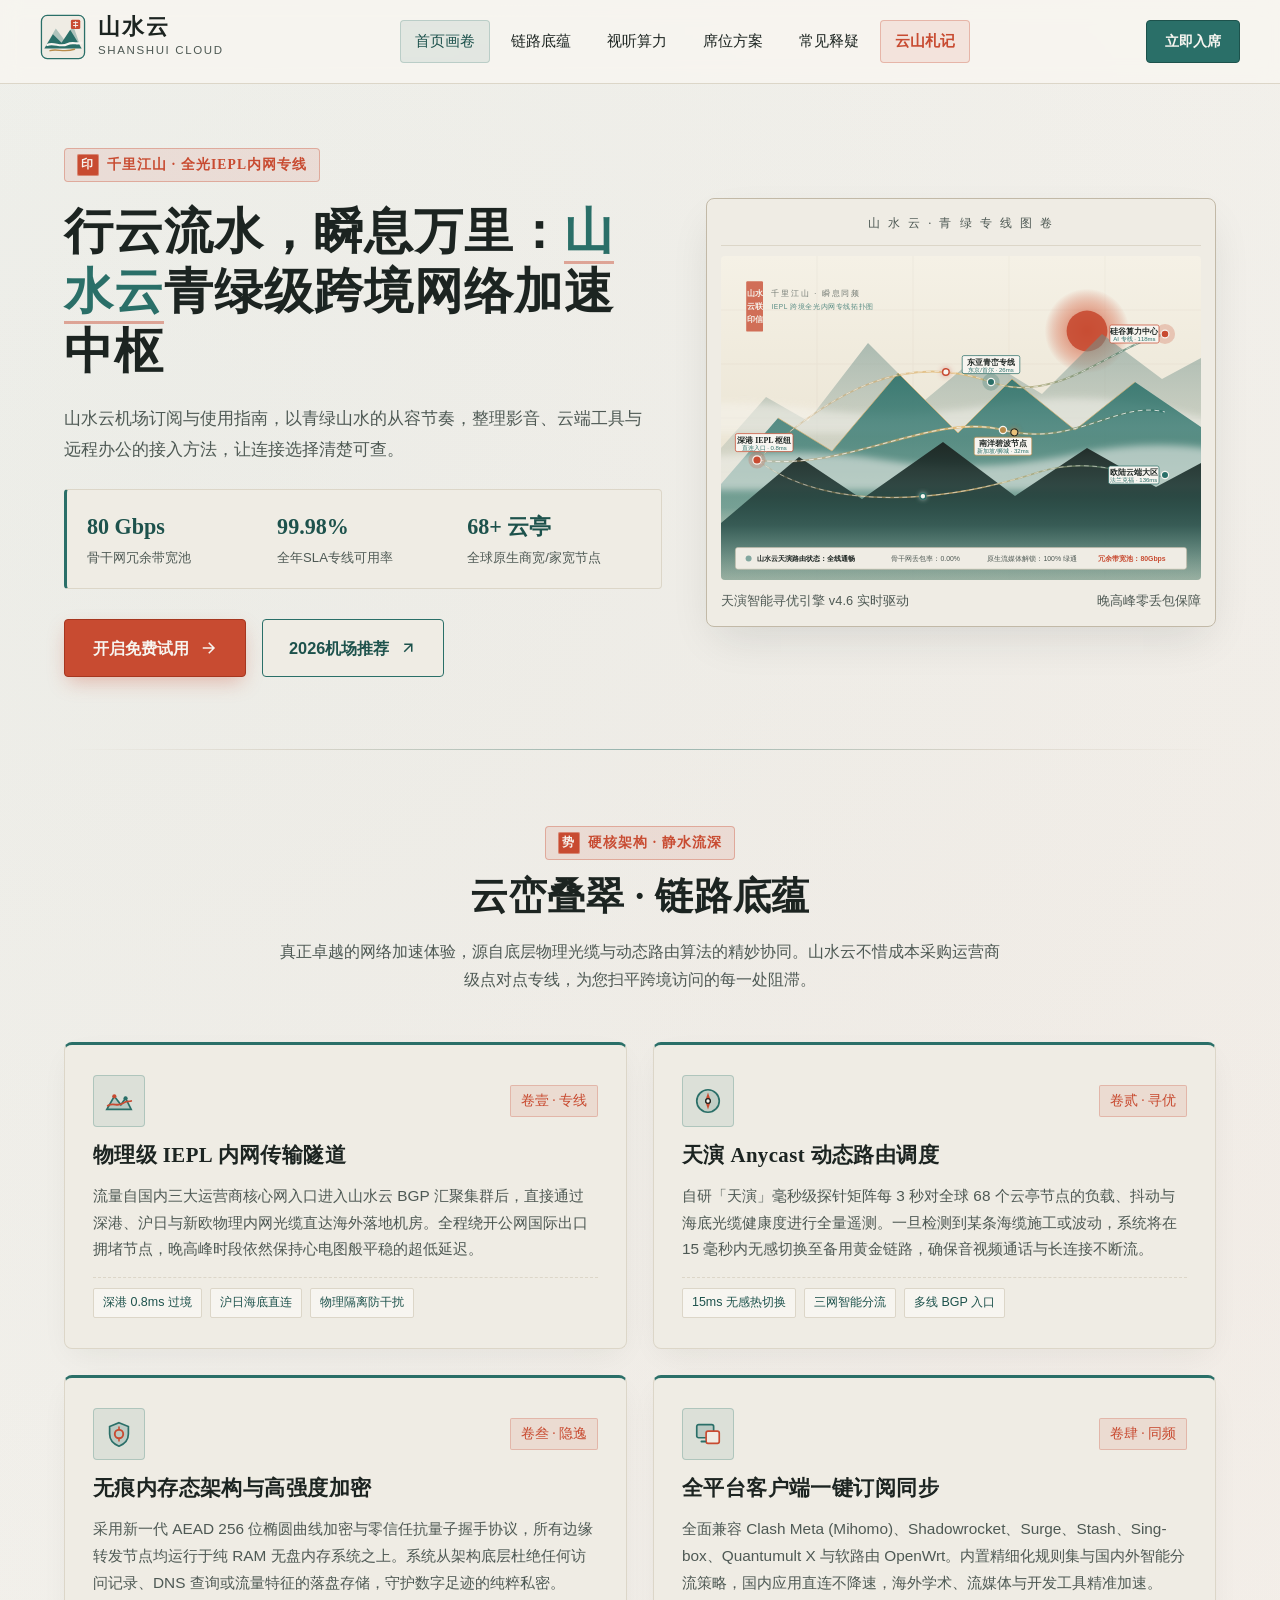
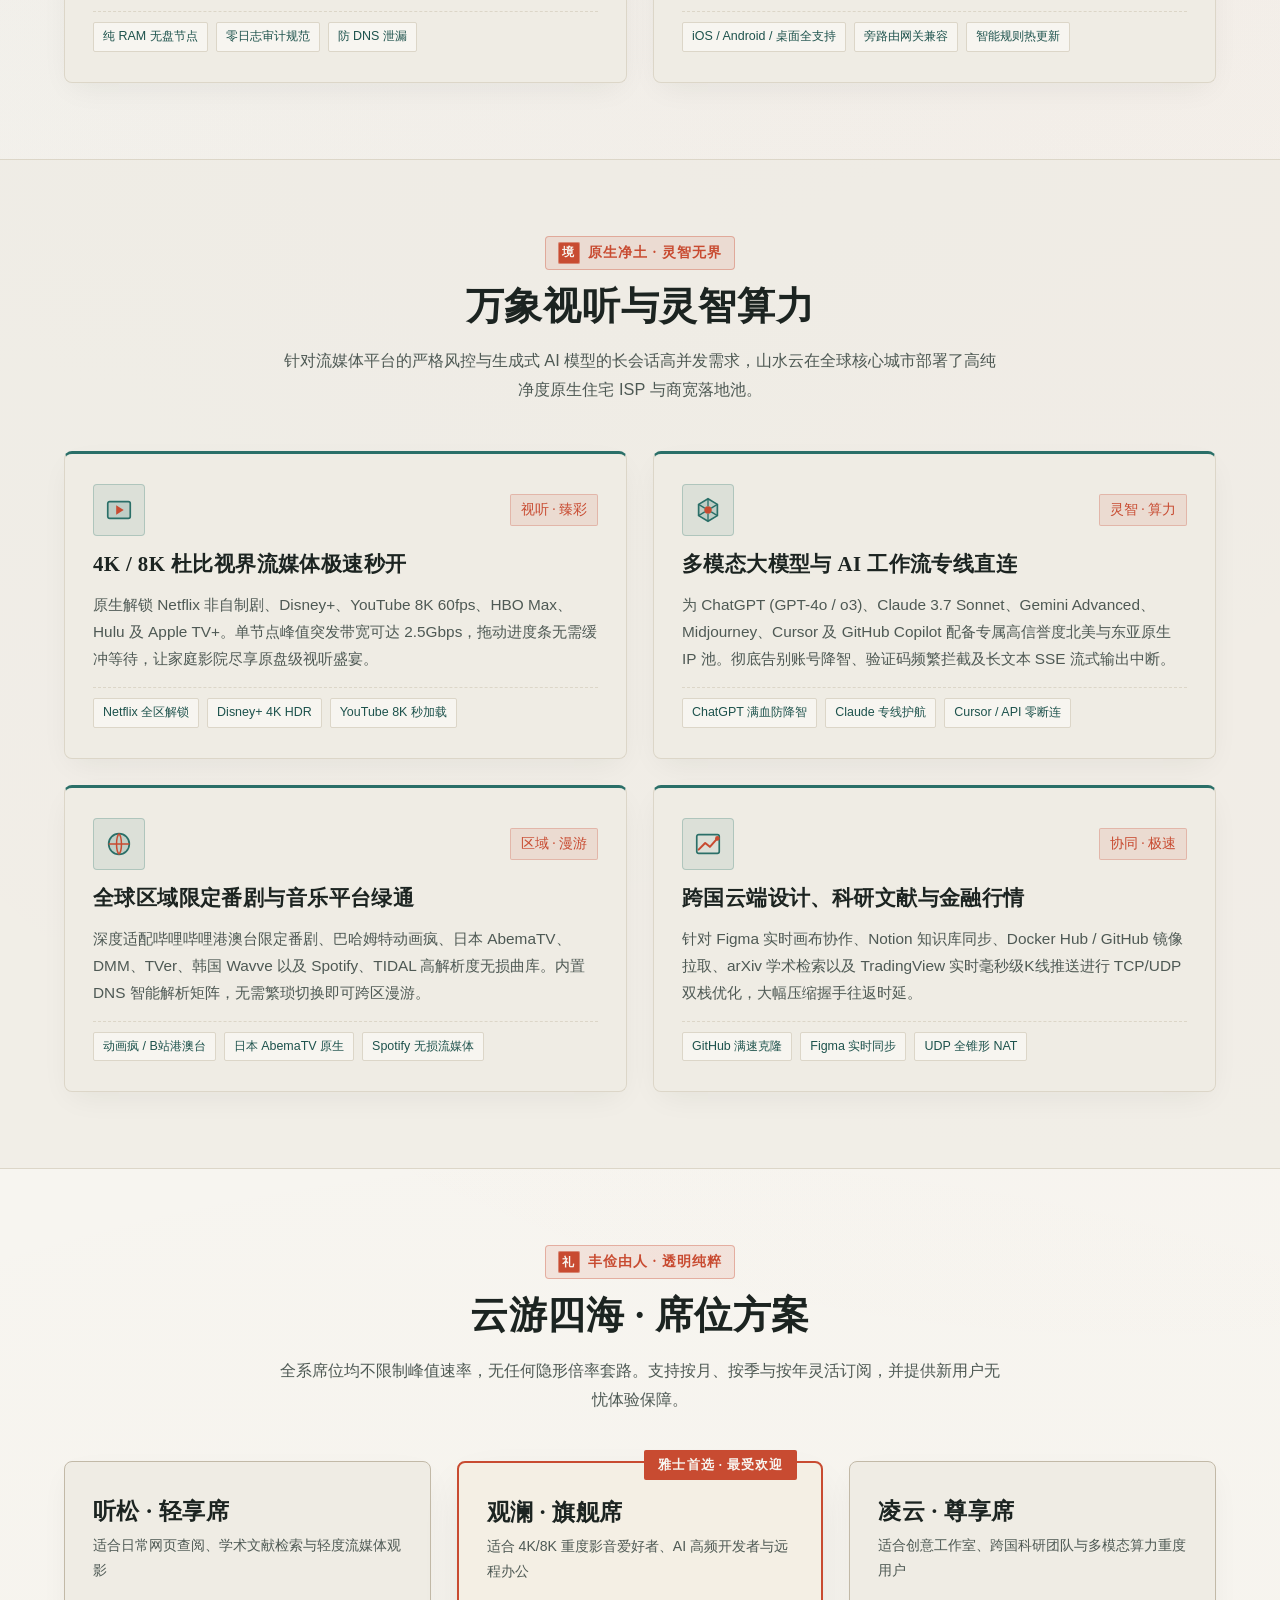
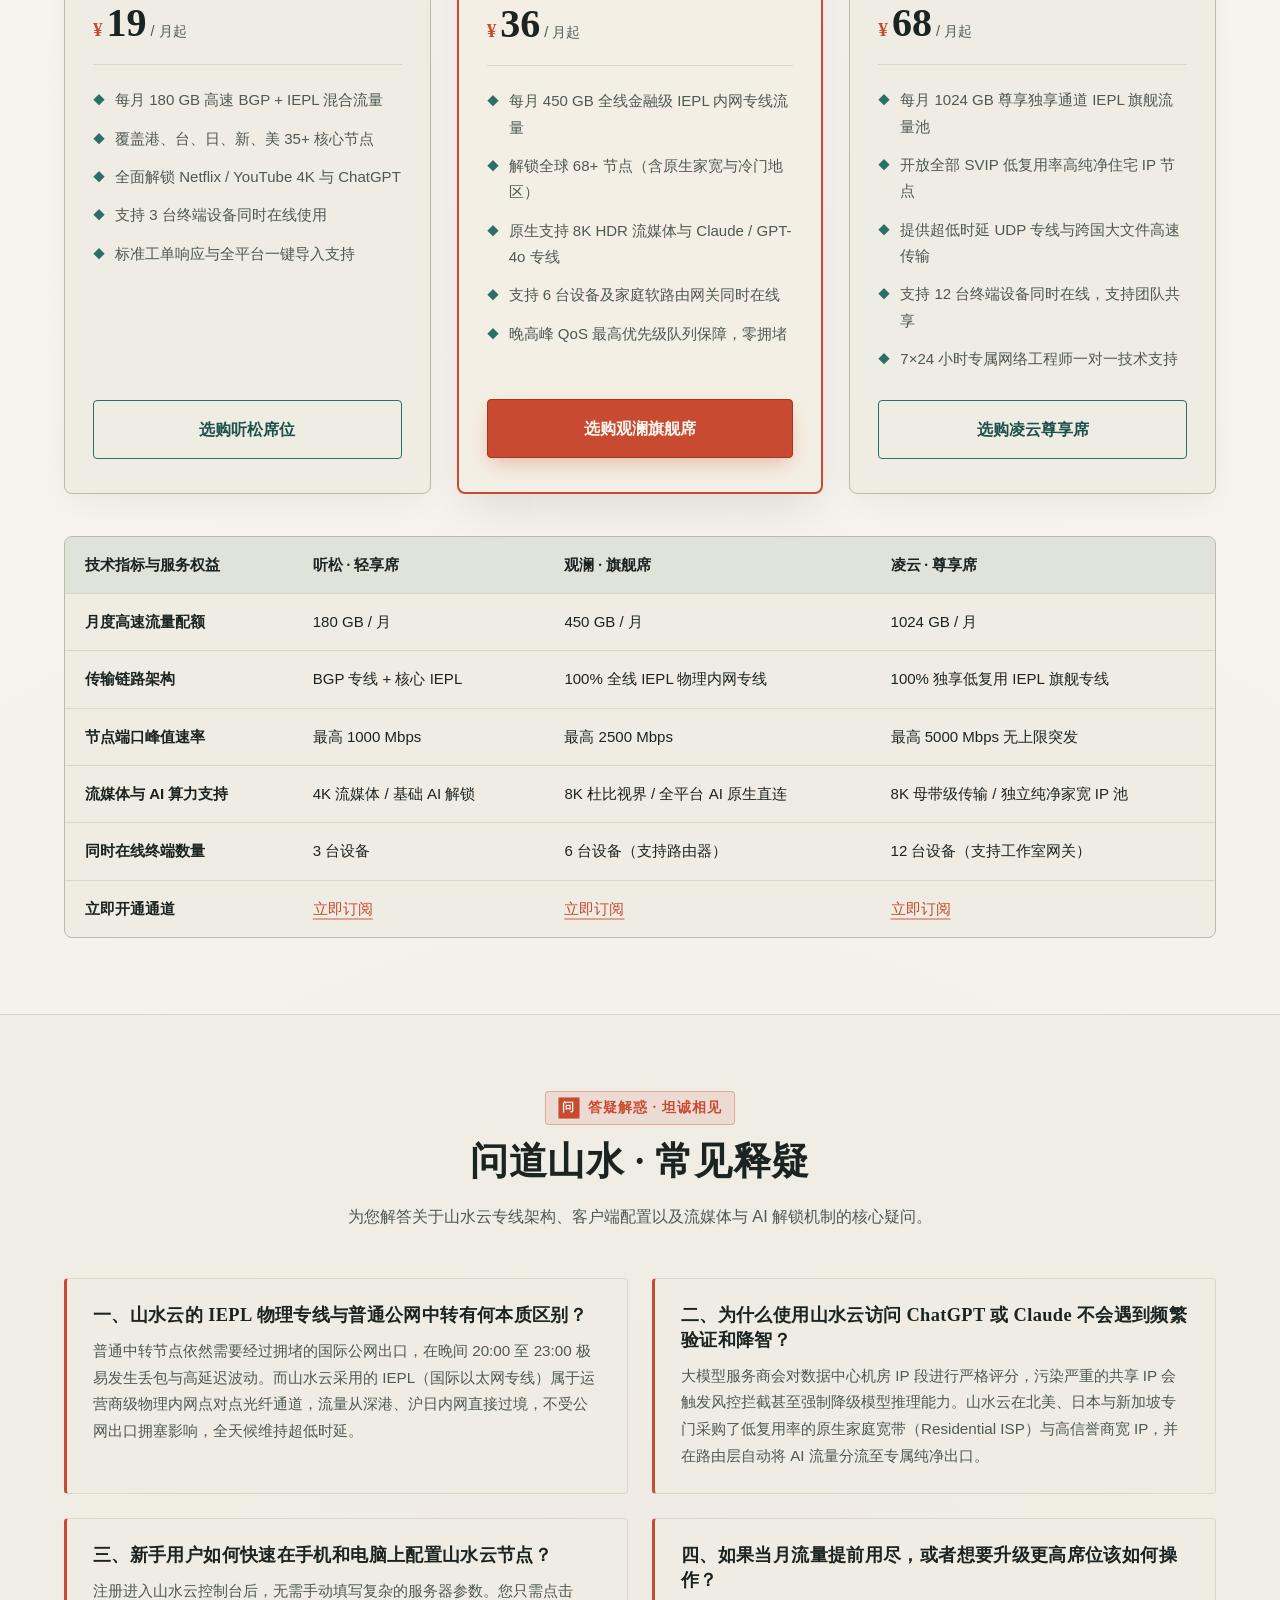
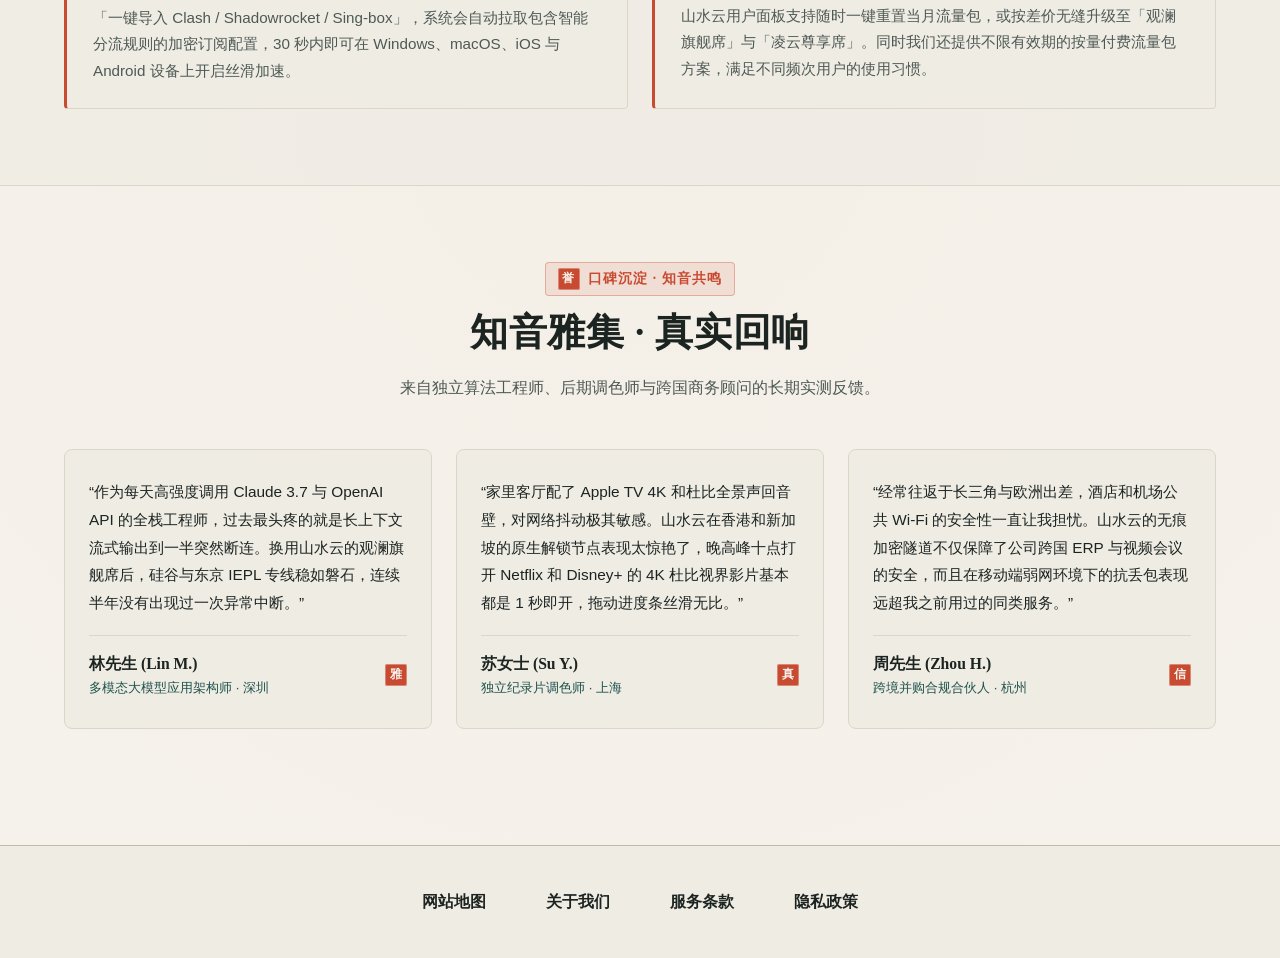
<file: index.html>
<!DOCTYPE html>
<html lang="zh-CN">
<head>
  <meta charset="UTF-8">
  <meta name="viewport" content="width=device-width, initial-scale=1.0">
  <title>山水云机场｜云山札记与影音办公连接指南</title>
  <meta name="description" content="山水云机场订阅与使用指南，以青绿山水的从容节奏，整理影音、云端工具与远程办公的接入方法，让连接选择清楚可查。">
  <meta name="keywords" content="山水云,网络加速,极速秒开,机场推荐,IEPL专线,流媒体解锁,低延迟节点,跨境网络专线">
  <link rel="canonical" href="https://shanshui-yun.buzz/">

  <!-- Open Graph Meta Tags -->
  <meta property="og:title" content="山水云机场｜云山札记与影音办公连接指南">
  <meta property="og:description" content="山水云机场订阅与使用指南，以青绿山水的从容节奏，整理影音、云端工具与远程办公的接入方法，让连接选择清楚可查。">
  <meta property="og:image" content="https://shanshui-yun.buzz/hero-shanshui-ink.svg">
  <meta property="og:url" content="https://shanshui-yun.buzz/">
  <meta property="og:type" content="website">
  <meta property="og:site_name" content="山水云">

  <!-- Twitter Card Meta Tags -->
  <meta name="twitter:card" content="summary_large_image">
  <meta name="twitter:title" content="山水云机场｜云山札记与影音办公连接指南">
  <meta name="twitter:description" content="山水云机场订阅与使用指南，以青绿山水的从容节奏，整理影音、云端工具与远程办公的接入方法，让连接选择清楚可查。">
  <meta name="twitter:image" content="https://shanshui-yun.buzz/hero-shanshui-ink.svg">

  <link rel="stylesheet" href="style.css">

  <!-- JSON-LD Product Schema -->
  <script type="application/ld+json">
  {
    "@context": "https://schema.org",
    "@type": "Product",
    "name": "山水云 IEPL 旗舰跨境网络加速专线",
    "brand": {
      "@type": "Brand",
      "name": "山水云"
    },
    "description": "山水云提供基于深港、沪日及新欧IEPL物理内网专线的高速网络加速服务，支持4K/8K流媒体极速秒开与AI算力平台稳定直连。",
    "image": "https://shanshui-yun.buzz/hero-shanshui-ink.svg",
    "sku": "SHANSHUI-CLOUD-2026",
    "offers": {
      "@type": "AggregateOffer",
      "priceCurrency": "CNY",
      "lowPrice": "19.00",
      "highPrice": "68.00",
      "offerCount": "3",
      "offers": [
        {
          "@type": "Offer",
          "name": "听松轻享席",
          "price": "19.00",
          "priceCurrency": "CNY",
          "availability": "https://schema.org/InStock",
          "url": "https://ww012.twilightaff.com/#/?code=A56DH1Af"
        },
        {
          "@type": "Offer",
          "name": "观澜旗舰席",
          "price": "36.00",
          "priceCurrency": "CNY",
          "availability": "https://schema.org/InStock",
          "url": "https://ww012.twilightaff.com/#/?code=A56DH1Af"
        },
        {
          "@type": "Offer",
          "name": "凌云尊享席",
          "price": "68.00",
          "priceCurrency": "CNY",
          "availability": "https://schema.org/InStock",
          "url": "https://ww012.twilightaff.com/#/?code=A56DH1Af"
        }
      ]
    },
    "aggregateRating": {
      "@type": "AggregateRating",
      "ratingValue": "4.9",
      "reviewCount": "1480",
      "bestRating": "5",
      "worstRating": "1"
    }
  }
  </script>
</head>
<body>

  <!-- Header & Global Navigation -->
  <header class="site-header">
    <div class="container header-inner">
      <div class="header-top-bar">
        <a href="index.html" class="brand-logo" aria-label="山水云首页">
          <svg viewBox="0 0 64 64" fill="none" xmlns="http://www.w3.org/2000/svg" role="img" aria-label="山水云青绿山水云章标志">
            <rect x="2" y="2" width="60" height="60" rx="8" fill="#EFECE4" stroke="#2A6F68" stroke-width="1.8"/>
            <!-- Distant Peak -->
            <path d="M8 44 L22 20 L34 36 L46 16 L56 44 Z" fill="#2A6F68" opacity="0.32"/>
            <!-- Foreground Verdigris Peak -->
            <path d="M6 48 L18 28 L30 40 L42 22 L58 48 Z" fill="#2A6F68"/>
            <!-- Flowing Cloud Ribbon -->
            <path d="M10 43 C20 39, 28 47, 38 42 C46 38, 52 43, 58 40" stroke="#F7F5F0" stroke-width="3" stroke-linecap="round"/>
            <path d="M14 51 C24 48, 34 54, 48 49" stroke="#B88B4A" stroke-width="2" stroke-linecap="round"/>
            <!-- Red Cinnabar Seal Mark -->
            <rect x="43" y="8" width="13" height="13" rx="2" fill="#C84B31"/>
            <path d="M46 12 H53 M49.5 10 V19 M46 16 H53" stroke="#F7F5F0" stroke-width="1.3"/>
          </svg>
          <div class="brand-text-wrap">
            <span class="brand-name">山水云</span>
            <span class="brand-sub">SHANSHUI CLOUD</span>
          </div>
        </a>
      </div>

      <nav class="main-nav" aria-label="主导航菜单">
        <a href="index.html" class="active">首页画卷</a>
        <a href="#advantages">链路底蕴</a>
        <a href="#streaming-ai">视听算力</a>
        <a href="#pricing">席位方案</a>
        <a href="#faq">常见释疑</a>
        <a href="cloud-notes.html" class="nav-hub">云山札记</a>
      </nav>

      <a href="https://ww012.twilightaff.com/#/?code=A56DH1Af" class="header-cta" rel="nofollow" target="_blank">立即入席</a>
    </div>
  </header>

  <main>
    <!-- 1. Hero Section -->
    <section class="hero-section">
      <div class="container hero-grid">
        <div class="hero-content">
          <div class="seal-badge">
            <span class="seal-stamp">印</span>
            <span>千里江山 · 全光IEPL内网专线</span>
          </div>

          <h1 class="hero-title">
            行云流水，瞬息万里：<span class="highlight-ink">山水云</span>青绿级跨境网络加速中枢
          </h1>

          <p class="hero-subtitle">山水云机场订阅与使用指南，以青绿山水的从容节奏，整理影音、云端工具与远程办公的接入方法，让连接选择清楚可查。</p>

          <div class="hero-metrics">
            <div class="metric-item">
              <span class="metric-val">80 Gbps</span>
              <span class="metric-label">骨干网冗余带宽池</span>
            </div>
            <div class="metric-item">
              <span class="metric-val">99.98%</span>
              <span class="metric-label">全年SLA专线可用率</span>
            </div>
            <div class="metric-item">
              <span class="metric-val">68+ 云亭</span>
              <span class="metric-label">全球原生商宽/家宽节点</span>
            </div>
          </div>

          <div class="hero-actions">
            <a href="https://ww012.twilightaff.com/#/?code=A56DH1Af" class="btn-primary" rel="nofollow" target="_blank">
              <span>开启免费试用</span>
              <svg width="18" height="18" viewBox="0 0 24 24" fill="none" stroke="currentColor" stroke-width="2"><path d="M5 12h14M13 5l7 7-7 7"/></svg>
            </a>
            <a href="https://jichangtuijan.top/ranking/" class="btn-secondary" target="_blank">
              <span>2026机场推荐</span>
              <svg width="18" height="18" viewBox="0 0 24 24" fill="none" stroke="currentColor" stroke-width="2"><path d="M7 17L17 7M7 7h10v10"/></svg>
            </a>
          </div>
        </div>

        <div class="hero-visual">
          <img src="hero-shanshui-ink.svg" alt="山水云青绿山水云峦跨境专线流光动态插画" class="hero-anim-img" width="800" height="540">
          <div class="hero-visual-caption">
            <span>天演智能寻优引擎 v4.6 实时驱动</span>
            <span>晚高峰零丢包保障</span>
          </div>
        </div>
      </div>
    </section>

    <div class="ink-divider"></div>

    <!-- 2. Core Advantages (4 Cards) -->
    <section id="advantages" class="section-block">
      <div class="container">
        <div class="section-header">
          <div class="seal-badge">
            <span class="seal-stamp">势</span>
            <span>硬核架构 · 静水流深</span>
          </div>
          <h2 class="section-title">云峦叠翠 · 链路底蕴</h2>
          <p class="section-desc">
            真正卓越的网络加速体验，源自底层物理光缆与动态路由算法的精妙协同。山水云不惜成本采购运营商级点对点专线，为您扫平跨境访问的每一处阻滞。
          </p>
        </div>

        <div class="cards-grid-4">
          <!-- Card 1 -->
          <article class="editorial-card">
            <div class="card-top-row">
              <div class="card-icon-wrap">
                <svg viewBox="0 0 32 32" fill="none" xmlns="http://www.w3.org/2000/svg" role="img" aria-label="青峦专线层叠图标">
                  <path d="M3 25L11 11L18 20L23 13L29 25H3Z" fill="#2A6F68" fill-opacity="0.2" stroke="#2A6F68" stroke-width="1.8"/>
                  <path d="M4 21C10 17 15 23 21 18C24 15.5 27 17 29 16" stroke="#C84B31" stroke-width="2" stroke-linecap="round"/>
                  <circle cx="11" cy="11" r="2.2" fill="#C84B31"/>
                  <circle cx="23" cy="13" r="2.2" fill="#2A6F68"/>
                </svg>
              </div>
              <span class="card-index">卷壹 · 专线</span>
            </div>
            <h3>物理级 IEPL 内网传输隧道</h3>
            <p>
              流量自国内三大运营商核心网入口进入山水云 BGP 汇聚集群后，直接通过深港、沪日与新欧物理内网光缆直达海外落地机房。全程绕开公网国际出口拥堵节点，晚高峰时段依然保持心电图般平稳的超低延迟。
            </p>
            <div class="card-tag-list">
              <span class="card-tag">深港 0.8ms 过境</span>
              <span class="card-tag">沪日海底直连</span>
              <span class="card-tag">物理隔离防干扰</span>
            </div>
          </article>

          <!-- Card 2 -->
          <article class="editorial-card">
            <div class="card-top-row">
              <div class="card-icon-wrap">
                <svg viewBox="0 0 32 32" fill="none" xmlns="http://www.w3.org/2000/svg" role="img" aria-label="司南罗盘动态寻优图标">
                  <circle cx="16" cy="16" r="12" fill="#2A6F68" fill-opacity="0.15" stroke="#2A6F68" stroke-width="1.8"/>
                  <polygon points="16,7 19,16 16,25 13,16" fill="#C84B31"/>
                  <circle cx="16" cy="16" r="2.5" fill="#F7F5F0" stroke="#1C2421" stroke-width="1.5"/>
                </svg>
              </div>
              <span class="card-index">卷贰 · 寻优</span>
            </div>
            <h3>天演 Anycast 动态路由调度</h3>
            <p>
              自研「天演」毫秒级探针矩阵每 3 秒对全球 68 个云亭节点的负载、抖动与海底光缆健康度进行全量遥测。一旦检测到某条海缆施工或波动，系统将在 15 毫秒内无感切换至备用黄金链路，确保音视频通话与长连接不断流。
            </p>
            <div class="card-tag-list">
              <span class="card-tag">15ms 无感热切换</span>
              <span class="card-tag">三网智能分流</span>
              <span class="card-tag">多线 BGP 入口</span>
            </div>
          </article>

          <!-- Card 3 -->
          <article class="editorial-card">
            <div class="card-top-row">
              <div class="card-icon-wrap">
                <svg viewBox="0 0 32 32" fill="none" xmlns="http://www.w3.org/2000/svg" role="img" aria-label="玉璧零日志加密护盾图标">
                  <path d="M16 4L26 8V16C26 22.5 21.5 26.8 16 29C10.5 26.8 6 22.5 6 16V8L16 4Z" fill="#2A6F68" fill-opacity="0.18" stroke="#2A6F68" stroke-width="1.8"/>
                  <circle cx="16" cy="16" r="4.5" stroke="#C84B31" stroke-width="2"/>
                  <path d="M16 11.5V8M16 24V20.5" stroke="#C84B31" stroke-width="1.6"/>
                </svg>
              </div>
              <span class="card-index">卷叁 · 隐逸</span>
            </div>
            <h3>无痕内存态架构与高强度加密</h3>
            <p>
              采用新一代 AEAD 256 位椭圆曲线加密与零信任抗量子握手协议，所有边缘转发节点均运行于纯 RAM 无盘内存系统之上。系统从架构底层杜绝任何访问记录、DNS 查询或流量特征的落盘存储，守护数字足迹的纯粹私密。
            </p>
            <div class="card-tag-list">
              <span class="card-tag">纯 RAM 无盘节点</span>
              <span class="card-tag">零日志审计规范</span>
              <span class="card-tag">防 DNS 泄漏</span>
            </div>
          </article>

          <!-- Card 4 -->
          <article class="editorial-card">
            <div class="card-top-row">
              <div class="card-icon-wrap">
                <svg viewBox="0 0 32 32" fill="none" xmlns="http://www.w3.org/2000/svg" role="img" aria-label="多端互联书卷方印图标">
                  <rect x="4" y="6" width="18" height="14" rx="2" fill="#2A6F68" fill-opacity="0.18" stroke="#2A6F68" stroke-width="1.8"/>
                  <rect x="14" y="13" width="14" height="13" rx="2" fill="#EFECE4" stroke="#C84B31" stroke-width="1.8"/>
                  <line x1="9" y1="24" x2="13" y2="24" stroke="#2A6F68" stroke-width="2" stroke-linecap="round"/>
                </svg>
              </div>
              <span class="card-index">卷肆 · 同频</span>
            </div>
            <h3>全平台客户端一键订阅同步</h3>
            <p>
              全面兼容 Clash Meta (Mihomo)、Shadowrocket、Surge、Stash、Sing-box、Quantumult X 与软路由 OpenWrt。内置精细化规则集与国内外智能分流策略，国内应用直连不降速，海外学术、流媒体与开发工具精准加速。
            </p>
            <div class="card-tag-list">
              <span class="card-tag">iOS / Android / 桌面全支持</span>
              <span class="card-tag">旁路由网关兼容</span>
              <span class="card-tag">智能规则热更新</span>
            </div>
          </article>
        </div>
      </div>
    </section>

    <!-- 3. Streaming Media & AI Support (4 Cards) -->
    <section id="streaming-ai" class="section-block alt-bg">
      <div class="container">
        <div class="section-header">
          <div class="seal-badge">
            <span class="seal-stamp">境</span>
            <span>原生净土 · 灵智无界</span>
          </div>
          <h2 class="section-title">万象视听与灵智算力</h2>
          <p class="section-desc">
            针对流媒体平台的严格风控与生成式 AI 模型的长会话高并发需求，山水云在全球核心城市部署了高纯净度原生住宅 ISP 与商宽落地池。
          </p>
        </div>

        <div class="cards-grid-4">
          <!-- Card 1 -->
          <article class="editorial-card">
            <div class="card-top-row">
              <div class="card-icon-wrap">
                <svg viewBox="0 0 32 32" fill="none" xmlns="http://www.w3.org/2000/svg" role="img" aria-label="超清画轴视听图标">
                  <rect x="4" y="7" width="24" height="18" rx="2" fill="#2A6F68" fill-opacity="0.16" stroke="#2A6F68" stroke-width="1.8"/>
                  <polygon points="13,11 21,16 13,21" fill="#C84B31"/>
                </svg>
              </div>
              <span class="card-index">视听 · 臻彩</span>
            </div>
            <h3>4K / 8K 杜比视界流媒体极速秒开</h3>
            <p>
              原生解锁 Netflix 非自制剧、Disney+、YouTube 8K 60fps、HBO Max、Hulu 及 Apple TV+。单节点峰值突发带宽可达 2.5Gbps，拖动进度条无需缓冲等待，让家庭影院尽享原盘级视听盛宴。
            </p>
            <div class="card-tag-list">
              <span class="card-tag">Netflix 全区解锁</span>
              <span class="card-tag">Disney+ 4K HDR</span>
              <span class="card-tag">YouTube 8K 秒加载</span>
            </div>
          </article>

          <!-- Card 2 -->
          <article class="editorial-card">
            <div class="card-top-row">
              <div class="card-icon-wrap">
                <svg viewBox="0 0 32 32" fill="none" xmlns="http://www.w3.org/2000/svg" role="img" aria-label="灵智星枢AI算力图标">
                  <polygon points="16,4 26,10 26,22 16,28 6,22 6,10" fill="#2A6F68" fill-opacity="0.16" stroke="#2A6F68" stroke-width="1.8"/>
                  <circle cx="16" cy="16" r="4" fill="#C84B31"/>
                  <path d="M16 4V12M16 20V28M6 10L12.5 14M19.5 18L26 22M26 10L19.5 14M12.5 18L6 22" stroke="#2A6F68" stroke-width="1.4"/>
                </svg>
              </div>
              <span class="card-index">灵智 · 算力</span>
            </div>
            <h3>多模态大模型与 AI 工作流专线直连</h3>
            <p>
              为 ChatGPT (GPT-4o / o3)、Claude 3.7 Sonnet、Gemini Advanced、Midjourney、Cursor 及 GitHub Copilot 配备专属高信誉度北美与东亚原生 IP 池。彻底告别账号降智、验证码频繁拦截及长文本 SSE 流式输出中断。
            </p>
            <div class="card-tag-list">
              <span class="card-tag">ChatGPT 满血防降智</span>
              <span class="card-tag">Claude 专线护航</span>
              <span class="card-tag">Cursor / API 零断连</span>
            </div>
          </article>

          <!-- Card 3 -->
          <article class="editorial-card">
            <div class="card-top-row">
              <div class="card-icon-wrap">
                <svg viewBox="0 0 32 32" fill="none" xmlns="http://www.w3.org/2000/svg" role="img" aria-label="东亚南洋区域媒体图标">
                  <circle cx="16" cy="16" r="11" fill="#2A6F68" fill-opacity="0.15" stroke="#2A6F68" stroke-width="1.8"/>
                  <path d="M5 16H27M16 5C19.5 9 19.5 23 16 27M16 5C12.5 9 12.5 23 16 27" stroke="#C84B31" stroke-width="1.6"/>
                </svg>
              </div>
              <span class="card-index">区域 · 漫游</span>
            </div>
            <h3>全球区域限定番剧与音乐平台绿通</h3>
            <p>
              深度适配哔哩哔哩港澳台限定番剧、巴哈姆特动画疯、日本 AbemaTV、DMM、TVer、韩国 Wavve 以及 Spotify、TIDAL 高解析度无损曲库。内置 DNS 智能解析矩阵，无需繁琐切换即可跨区漫游。
            </p>
            <div class="card-tag-list">
              <span class="card-tag">动画疯 / B站港澳台</span>
              <span class="card-tag">日本 AbemaTV 原生</span>
              <span class="card-tag">Spotify 无损流媒体</span>
            </div>
          </article>

          <!-- Card 4 -->
          <article class="editorial-card">
            <div class="card-top-row">
              <div class="card-icon-wrap">
                <svg viewBox="0 0 32 32" fill="none" xmlns="http://www.w3.org/2000/svg" role="img" aria-label="云端工程与低时延传输图标">
                  <path d="M6 22L13 15L18 19L26 10" stroke="#C84B31" stroke-width="2.2" stroke-linecap="round" stroke-linejoin="round"/>
                  <rect x="4" y="6" width="24" height="20" rx="2" stroke="#2A6F68" stroke-width="1.8"/>
                  <circle cx="26" cy="10" r="2.5" fill="#C84B31"/>
                </svg>
              </div>
              <span class="card-index">协同 · 极速</span>
            </div>
            <h3>跨国云端设计、科研文献与金融行情</h3>
            <p>
              针对 Figma 实时画布协作、Notion 知识库同步、Docker Hub / GitHub 镜像拉取、arXiv 学术检索以及 TradingView 实时毫秒级K线推送进行 TCP/UDP 双栈优化，大幅压缩握手往返时延。
            </p>
            <div class="card-tag-list">
              <span class="card-tag">GitHub 满速克隆</span>
              <span class="card-tag">Figma 实时同步</span>
              <span class="card-tag">UDP 全锥形 NAT</span>
            </div>
          </article>
        </div>
      </div>
    </section>

    <!-- 4. Pricing Comparison Table (3 Tiers) -->
    <section id="pricing" class="section-block">
      <div class="container">
        <div class="section-header">
          <div class="seal-badge">
            <span class="seal-stamp">礼</span>
            <span>丰俭由人 · 透明纯粹</span>
          </div>
          <h2 class="section-title">云游四海 · 席位方案</h2>
          <p class="section-desc">
            全系席位均不限制峰值速率，无任何隐形倍率套路。支持按月、按季与按年灵活订阅，并提供新用户无忧体验保障。
          </p>
        </div>

        <div class="pricing-cards-grid">
          <!-- Tier 1 -->
          <div class="pricing-card">
            <h3 class="tier-name">听松 · 轻享席</h3>
            <p class="tier-sub">适合日常网页查阅、学术文献检索与轻度流媒体观影</p>
            <div class="tier-price">
              <span class="price-currency">¥</span>
              <span class="price-num">19</span>
              <span class="price-period">/ 月起</span>
            </div>
            <ul class="tier-features">
              <li>每月 180 GB 高速 BGP + IEPL 混合流量</li>
              <li>覆盖港、台、日、新、美 35+ 核心节点</li>
              <li>全面解锁 Netflix / YouTube 4K 与 ChatGPT</li>
              <li>支持 3 台终端设备同时在线使用</li>
              <li>标准工单响应与全平台一键导入支持</li>
            </ul>
            <a href="https://ww012.twilightaff.com/#/?code=A56DH1Af" class="btn-secondary" rel="nofollow" target="_blank">选购听松席位</a>
          </div>

          <!-- Tier 2 (Featured) -->
          <div class="pricing-card featured">
            <span class="pricing-ribbon">雅士首选 · 最受欢迎</span>
            <h3 class="tier-name">观澜 · 旗舰席</h3>
            <p class="tier-sub">适合 4K/8K 重度影音爱好者、AI 高频开发者与远程办公</p>
            <div class="tier-price">
              <span class="price-currency">¥</span>
              <span class="price-num">36</span>
              <span class="price-period">/ 月起</span>
            </div>
            <ul class="tier-features">
              <li>每月 450 GB 全线金融级 IEPL 内网专线流量</li>
              <li>解锁全球 68+ 节点（含原生家宽与冷门地区）</li>
              <li>原生支持 8K HDR 流媒体与 Claude / GPT-4o 专线</li>
              <li>支持 6 台设备及家庭软路由网关同时在线</li>
              <li>晚高峰 QoS 最高优先级队列保障，零拥堵</li>
            </ul>
            <a href="https://ww012.twilightaff.com/#/?code=A56DH1Af" class="btn-primary" rel="nofollow" target="_blank">选购观澜旗舰席</a>
          </div>

          <!-- Tier 3 -->
          <div class="pricing-card">
            <h3 class="tier-name">凌云 · 尊享席</h3>
            <p class="tier-sub">适合创意工作室、跨国科研团队与多模态算力重度用户</p>
            <div class="tier-price">
              <span class="price-currency">¥</span>
              <span class="price-num">68</span>
              <span class="price-period">/ 月起</span>
            </div>
            <ul class="tier-features">
              <li>每月 1024 GB 尊享独享通道 IEPL 旗舰流量池</li>
              <li>开放全部 SVIP 低复用率高纯净住宅 IP 节点</li>
              <li>提供超低时延 UDP 专线与跨国大文件高速传输</li>
              <li>支持 12 台终端设备同时在线，支持团队共享</li>
              <li>7×24 小时专属网络工程师一对一技术支持</li>
            </ul>
            <a href="https://ww012.twilightaff.com/#/?code=A56DH1Af" class="btn-secondary" rel="nofollow" target="_blank">选购凌云尊享席</a>
          </div>
        </div>

        <!-- Detailed Comparison Matrix -->
        <div class="table-scroll-wrap">
          <table class="comparison-table" aria-label="山水云各席位方案技术参数对比表">
            <thead>
              <tr>
                <th>技术指标与服务权益</th>
                <th>听松 · 轻享席</th>
                <th>观澜 · 旗舰席</th>
                <th>凌云 · 尊享席</th>
              </tr>
            </thead>
            <tbody>
              <tr>
                <td><strong>月度高速流量配额</strong></td>
                <td>180 GB / 月</td>
                <td>450 GB / 月</td>
                <td>1024 GB / 月</td>
              </tr>
              <tr>
                <td><strong>传输链路架构</strong></td>
                <td>BGP 专线 + 核心 IEPL</td>
                <td>100% 全线 IEPL 物理内网专线</td>
                <td>100% 独享低复用 IEPL 旗舰专线</td>
              </tr>
              <tr>
                <td><strong>节点端口峰值速率</strong></td>
                <td>最高 1000 Mbps</td>
                <td>最高 2500 Mbps</td>
                <td>最高 5000 Mbps 无上限突发</td>
              </tr>
              <tr>
                <td><strong>流媒体与 AI 算力支持</strong></td>
                <td>4K 流媒体 / 基础 AI 解锁</td>
                <td>8K 杜比视界 / 全平台 AI 原生直连</td>
                <td>8K 母带级传输 / 独立纯净家宽 IP 池</td>
              </tr>
              <tr>
                <td><strong>同时在线终端数量</strong></td>
                <td>3 台设备</td>
                <td>6 台设备（支持路由器）</td>
                <td>12 台设备（支持工作室网关）</td>
              </tr>
              <tr>
                <td><strong>立即开通通道</strong></td>
                <td><a href="https://ww012.twilightaff.com/#/?code=A56DH1Af" rel="nofollow" target="_blank">立即订阅</a></td>
                <td><a href="https://ww012.twilightaff.com/#/?code=A56DH1Af" rel="nofollow" target="_blank">立即订阅</a></td>
                <td><a href="https://ww012.twilightaff.com/#/?code=A56DH1Af" rel="nofollow" target="_blank">立即订阅</a></td>
              </tr>
            </tbody>
          </table>
        </div>
      </div>
    </section>

    <!-- 5. FAQ Section (4 Items) -->
    <section id="faq" class="section-block alt-bg">
      <div class="container">
        <div class="section-header">
          <div class="seal-badge">
            <span class="seal-stamp">问</span>
            <span>答疑解惑 · 坦诚相见</span>
          </div>
          <h2 class="section-title">问道山水 · 常见释疑</h2>
          <p class="section-desc">
            为您解答关于山水云专线架构、客户端配置以及流媒体与 AI 解锁机制的核心疑问。
          </p>
        </div>

        <div class="faq-grid">
          <div class="faq-item">
            <h3>一、山水云的 IEPL 物理专线与普通公网中转有何本质区别？</h3>
            <p>
              普通中转节点依然需要经过拥堵的国际公网出口，在晚间 20:00 至 23:00 极易发生丢包与高延迟波动。而山水云采用的 IEPL（国际以太网专线）属于运营商级物理内网点对点光纤通道，流量从深港、沪日内网直接过境，不受公网出口拥塞影响，全天候维持超低时延。
            </p>
          </div>

          <div class="faq-item">
            <h3>二、为什么使用山水云访问 ChatGPT 或 Claude 不会遇到频繁验证和降智？</h3>
            <p>
              大模型服务商会对数据中心机房 IP 段进行严格评分，污染严重的共享 IP 会触发风控拦截甚至强制降级模型推理能力。山水云在北美、日本与新加坡专门采购了低复用率的原生家庭宽带（Residential ISP）与高信誉商宽 IP，并在路由层自动将 AI 流量分流至专属纯净出口。
            </p>
          </div>

          <div class="faq-item">
            <h3>三、新手用户如何快速在手机和电脑上配置山水云节点？</h3>
            <p>
              注册进入山水云控制台后，无需手动填写复杂的服务器参数。您只需点击「一键导入 Clash / Shadowrocket / Sing-box」，系统会自动拉取包含智能分流规则的加密订阅配置，30 秒内即可在 Windows、macOS、iOS 与 Android 设备上开启丝滑加速。
            </p>
          </div>

          <div class="faq-item">
            <h3>四、如果当月流量提前用尽，或者想要升级更高席位该如何操作？</h3>
            <p>
              山水云用户面板支持随时一键重置当月流量包，或按差价无缝升级至「观澜旗舰席」与「凌云尊享席」。同时我们还提供不限有效期的按量付费流量包方案，满足不同频次用户的使用习惯。
            </p>
          </div>
        </div>
      </div>
    </section>

    <!-- 6. User Testimonials (3 Items) -->
    <section id="testimonials" class="section-block">
      <div class="container">
        <div class="section-header">
          <div class="seal-badge">
            <span class="seal-stamp">誉</span>
            <span>口碑沉淀 · 知音共鸣</span>
          </div>
          <h2 class="section-title">知音雅集 · 真实回响</h2>
          <p class="section-desc">
            来自独立算法工程师、后期调色师与跨国商务顾问的长期实测反馈。
          </p>
        </div>

        <div class="testimonials-grid">
          <div class="testimonial-card">
            <p class="quote-text">
              “作为每天高强度调用 Claude 3.7 与 OpenAI API 的全栈工程师，过去最头疼的就是长上下文流式输出到一半突然断连。换用山水云的观澜旗舰席后，硅谷与东京 IEPL 专线稳如磐石，连续半年没有出现过一次异常中断。”
            </p>
            <div class="quote-author">
              <div>
                <div class="author-name">林先生 (Lin M.)</div>
                <div class="author-role">多模态大模型应用架构师 · 深圳</div>
              </div>
              <span class="seal-stamp">雅</span>
            </div>
          </div>

          <div class="testimonial-card">
            <p class="quote-text">
              “家里客厅配了 Apple TV 4K 和杜比全景声回音壁，对网络抖动极其敏感。山水云在香港和新加坡的原生解锁节点表现太惊艳了，晚高峰十点打开 Netflix 和 Disney+ 的 4K 杜比视界影片基本都是 1 秒即开，拖动进度条丝滑无比。”
            </p>
            <div class="quote-author">
              <div>
                <div class="author-name">苏女士 (Su Y.)</div>
                <div class="author-role">独立纪录片调色师 · 上海</div>
              </div>
              <span class="seal-stamp">真</span>
            </div>
          </div>

          <div class="testimonial-card">
            <p class="quote-text">
              “经常往返于长三角与欧洲出差，酒店和机场公共 Wi-Fi 的安全性一直让我担忧。山水云的无痕加密隧道不仅保障了公司跨国 ERP 与视频会议的安全，而且在移动端弱网环境下的抗丢包表现远超我之前用过的同类服务。”
            </p>
            <div class="quote-author">
              <div>
                <div class="author-name">周先生 (Zhou H.)</div>
                <div class="author-role">跨境并购合规合伙人 · 杭州</div>
              </div>
              <span class="seal-stamp">信</span>
            </div>
          </div>
        </div>
      </div>
    </section>
  </main>

  <!-- 7. Footer (Strictly ONLY the 4 required Chinese link titles) -->
  <footer class="site-footer">
    <div class="container">
      <nav class="footer-nav" aria-label="页脚合规导航">
        <a href="sitemap.html">网站地图</a>
        <a href="about.html">关于我们</a>
        <a href="terms.html">服务条款</a>
        <a href="privacy.html">隐私政策</a>
      </nav>
    </div>
  </footer>

</body>
</html>
</file>
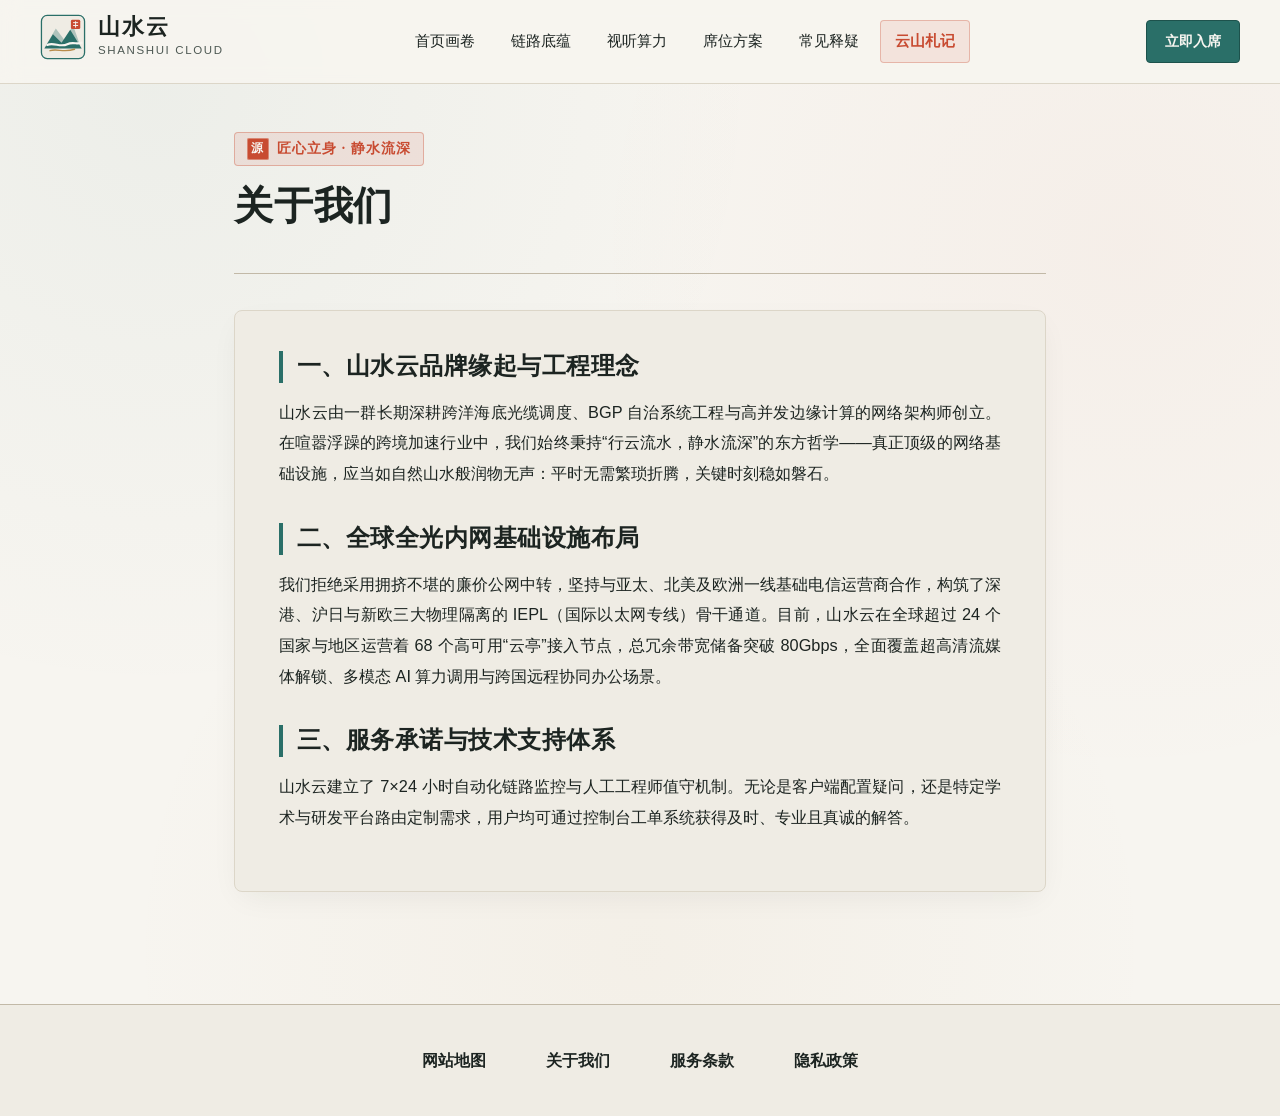
<file: about.html>
<!DOCTYPE html>
<html lang="zh-CN">
<head>
  <meta charset="UTF-8">
  <meta name="viewport" content="width=device-width, initial-scale=1.0">
  <title>关于我们 - 山水云</title>
  <meta name="description" content="了解山水云的品牌理念、全球IEPL全光内网专线布局、天演智能路由技术团队以及全天候客户服务体系。">
  <link rel="canonical" href="https://shanshui-yun.buzz/about.html">
  <meta property="og:title" content="关于我们 - 山水云">
  <meta property="og:description" content="了解山水云的品牌理念与全球IEPL全光内网专线布局。">
  <meta property="og:image" content="https://shanshui-yun.buzz/hero-shanshui-ink.svg">
  <meta property="og:url" content="https://shanshui-yun.buzz/about.html">
  <meta property="og:type" content="website">
  <meta property="og:site_name" content="山水云">
  <link rel="stylesheet" href="style.css">
</head>
<body>

  <!-- Header & Global Navigation -->
  <header class="site-header">
    <div class="container header-inner">
      <div class="header-top-bar">
        <a href="index.html" class="brand-logo" aria-label="山水云首页">
          <svg viewBox="0 0 64 64" fill="none" xmlns="http://www.w3.org/2000/svg" role="img" aria-label="山水云青绿山水云章标志">
            <rect x="2" y="2" width="60" height="60" rx="8" fill="#EFECE4" stroke="#2A6F68" stroke-width="1.8"/>
            <path d="M8 44 L22 20 L34 36 L46 16 L56 44 Z" fill="#2A6F68" opacity="0.32"/>
            <path d="M6 48 L18 28 L30 40 L42 22 L58 48 Z" fill="#2A6F68"/>
            <path d="M10 43 C20 39, 28 47, 38 42 C46 38, 52 43, 58 40" stroke="#F7F5F0" stroke-width="3" stroke-linecap="round"/>
            <path d="M14 51 C24 48, 34 54, 48 49" stroke="#B88B4A" stroke-width="2" stroke-linecap="round"/>
            <rect x="43" y="8" width="13" height="13" rx="2" fill="#C84B31"/>
            <path d="M46 12 H53 M49.5 10 V19 M46 16 H53" stroke="#F7F5F0" stroke-width="1.3"/>
          </svg>
          <div class="brand-text-wrap">
            <span class="brand-name">山水云</span>
            <span class="brand-sub">SHANSHUI CLOUD</span>
          </div>
        </a>
      </div>

      <nav class="main-nav" aria-label="主导航菜单">
        <a href="index.html">首页画卷</a>
        <a href="index.html#advantages">链路底蕴</a>
        <a href="index.html#streaming-ai">视听算力</a>
        <a href="index.html#pricing">席位方案</a>
        <a href="index.html#faq">常见释疑</a>
        <a href="cloud-notes.html" class="nav-hub">云山札记</a>
      </nav>

      <a href="https://ww012.twilightaff.com/#/?code=A56DH1Af" class="header-cta" rel="nofollow" target="_blank">立即入席</a>
    </div>
  </header>

  <main class="article-container">
    <header class="article-header">
      <div class="seal-badge">
        <span class="seal-stamp">源</span>
        <span>匠心立身 · 静水流深</span>
      </div>
      <h1>关于我们</h1>
    </header>

    <div class="article-body">
      <h2>一、山水云品牌缘起与工程理念</h2>
      <p>
        山水云由一群长期深耕跨洋海底光缆调度、BGP 自治系统工程与高并发边缘计算的网络架构师创立。在喧嚣浮躁的跨境加速行业中，我们始终秉持“行云流水，静水流深”的东方哲学——真正顶级的网络基础设施，应当如自然山水般润物无声：平时无需繁琐折腾，关键时刻稳如磐石。
      </p>

      <h2>二、全球全光内网基础设施布局</h2>
      <p>
        我们拒绝采用拥挤不堪的廉价公网中转，坚持与亚太、北美及欧洲一线基础电信运营商合作，构筑了深港、沪日与新欧三大物理隔离的 IEPL（国际以太网专线）骨干通道。目前，山水云在全球超过 24 个国家与地区运营着 68 个高可用“云亭”接入节点，总冗余带宽储备突破 80Gbps，全面覆盖超高清流媒体解锁、多模态 AI 算力调用与跨国远程协同办公场景。
      </p>

      <h2>三、服务承诺与技术支持体系</h2>
      <p>
        山水云建立了 7×24 小时自动化链路监控与人工工程师值守机制。无论是客户端配置疑问，还是特定学术与研发平台路由定制需求，用户均可通过控制台工单系统获得及时、专业且真诚的解答。
      </p>
    </div>
  </main>

  <!-- Footer -->
  <footer class="site-footer">
    <div class="container">
      <nav class="footer-nav" aria-label="页脚合规导航">
        <a href="sitemap.html">网站地图</a>
        <a href="about.html">关于我们</a>
        <a href="terms.html">服务条款</a>
        <a href="privacy.html">隐私政策</a>
      </nav>
    </div>
  </footer>

</body>
</html>
</file>
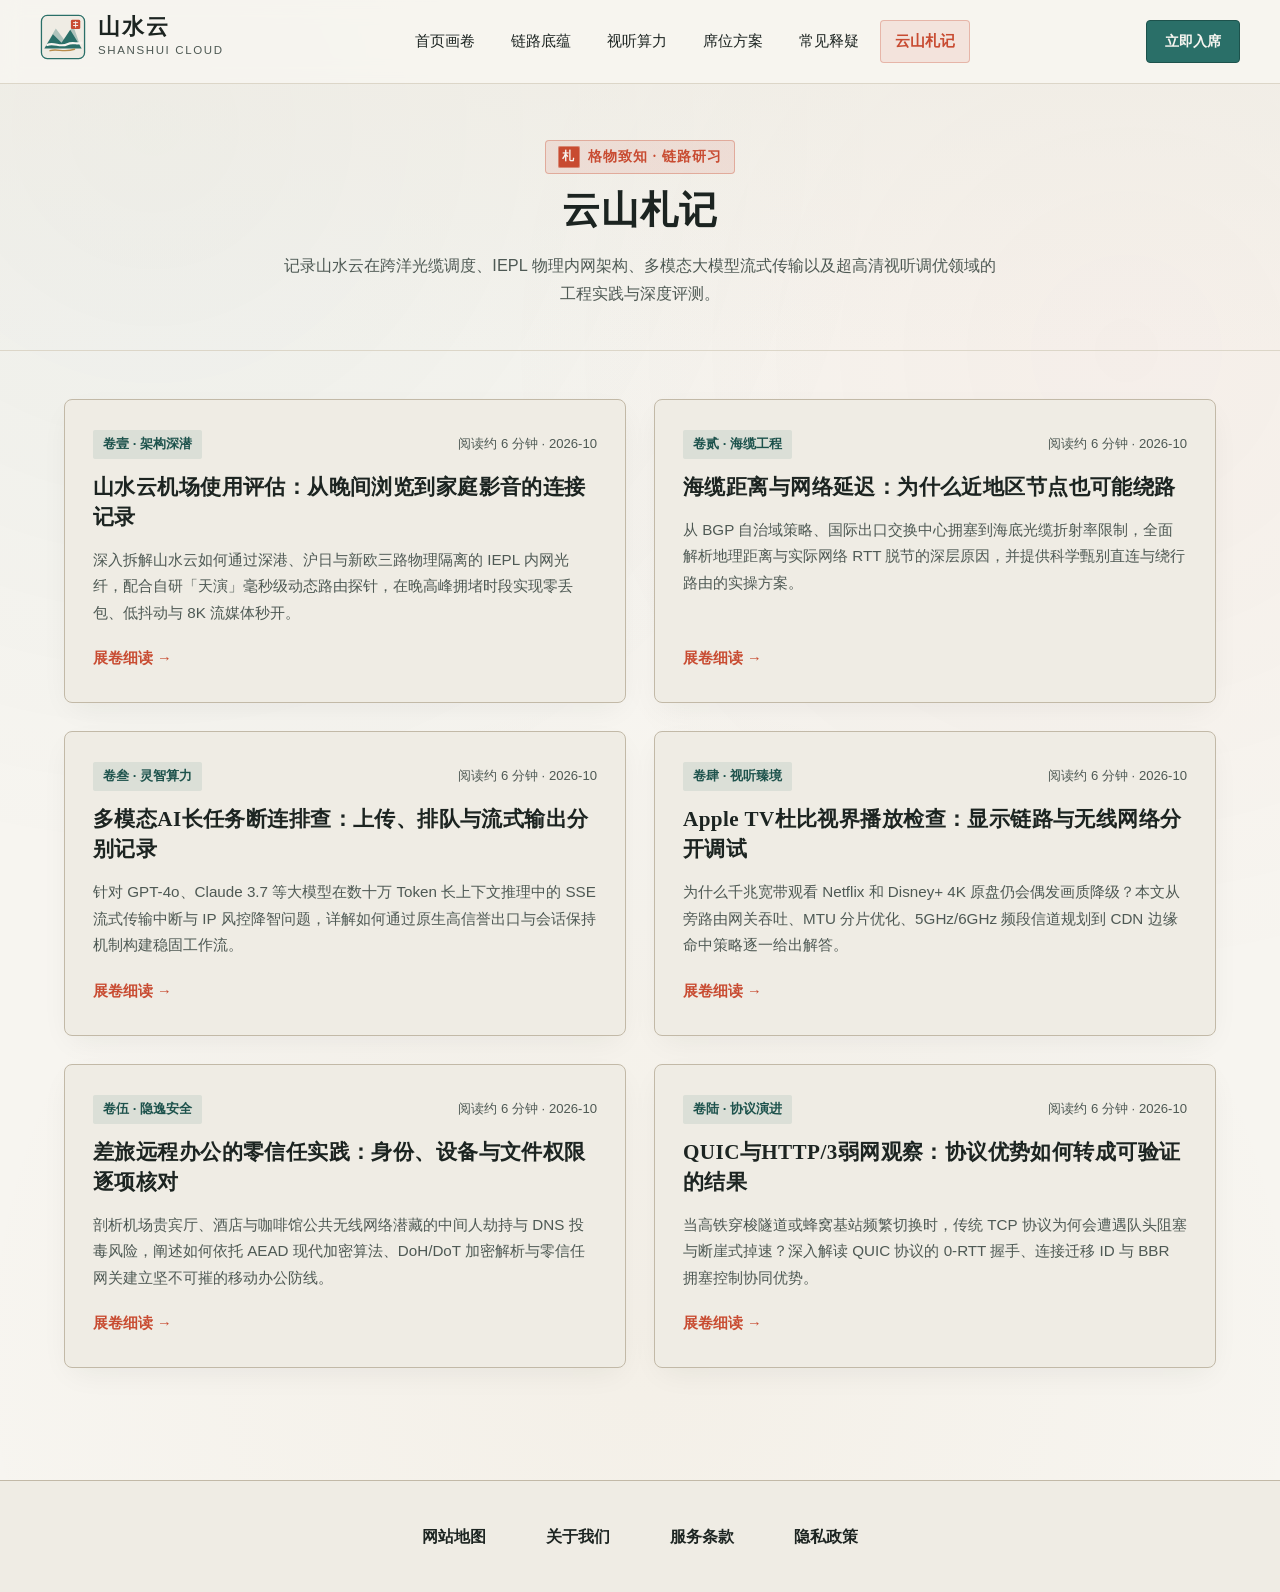
<file: cloud-notes.html>
<!DOCTYPE html>
<html lang="zh-CN">
<head>
  <meta charset="UTF-8">
  <meta name="viewport" content="width=device-width, initial-scale=1.0">
  <title>云山札记 - 山水云跨境网络架构、流媒体调优与加密通信深度专栏</title>
  <meta name="description" content="云山札记是山水云技术与行业洞察专栏，收录关于IEPL物理专线评测、跨洋海缆路由寻优、多模态AI流式传输稳定性、4K杜比视界家庭影院调优及QUIC弱网协议的深度文章。">
  <meta name="keywords" content="云山札记,山水云专栏,IEPL专线实测,海缆路由优化,大模型流式防断连,4K流媒体加速,QUIC抗丢包">
  <link rel="canonical" href="https://shanshui-yun.buzz/cloud-notes.html">
  <meta property="og:title" content="云山札记 - 山水云跨境网络架构、流媒体调优与加密通信深度专栏">
  <meta property="og:description" content="探索山水云背后的IEPL全光内网架构、海底光缆低时延寻优算法与前沿加密通信实践。">
  <meta property="og:image" content="https://shanshui-yun.buzz/hero-shanshui-ink.svg">
  <meta property="og:url" content="https://shanshui-yun.buzz/cloud-notes.html">
  <meta property="og:type" content="website">
  <meta property="og:site_name" content="山水云">
  <link rel="stylesheet" href="style.css">
</head>
<body>

  <!-- Header & Global Navigation -->
  <header class="site-header">
    <div class="container header-inner">
      <div class="header-top-bar">
        <a href="index.html" class="brand-logo" aria-label="山水云首页">
          <svg viewBox="0 0 64 64" fill="none" xmlns="http://www.w3.org/2000/svg" role="img" aria-label="山水云青绿山水云章标志">
            <rect x="2" y="2" width="60" height="60" rx="8" fill="#EFECE4" stroke="#2A6F68" stroke-width="1.8"/>
            <path d="M8 44 L22 20 L34 36 L46 16 L56 44 Z" fill="#2A6F68" opacity="0.32"/>
            <path d="M6 48 L18 28 L30 40 L42 22 L58 48 Z" fill="#2A6F68"/>
            <path d="M10 43 C20 39, 28 47, 38 42 C46 38, 52 43, 58 40" stroke="#F7F5F0" stroke-width="3" stroke-linecap="round"/>
            <path d="M14 51 C24 48, 34 54, 48 49" stroke="#B88B4A" stroke-width="2" stroke-linecap="round"/>
            <rect x="43" y="8" width="13" height="13" rx="2" fill="#C84B31"/>
            <path d="M46 12 H53 M49.5 10 V19 M46 16 H53" stroke="#F7F5F0" stroke-width="1.3"/>
          </svg>
          <div class="brand-text-wrap">
            <span class="brand-name">山水云</span>
            <span class="brand-sub">SHANSHUI CLOUD</span>
          </div>
        </a>
      </div>

      <nav class="main-nav" aria-label="主导航菜单">
        <a href="index.html">首页画卷</a>
        <a href="index.html#advantages">链路底蕴</a>
        <a href="index.html#streaming-ai">视听算力</a>
        <a href="index.html#pricing">席位方案</a>
        <a href="index.html#faq">常见释疑</a>
        <a href="cloud-notes.html" class="nav-hub active">云山札记</a>
      </nav>

      <a href="https://ww012.twilightaff.com/#/?code=A56DH1Af" class="header-cta" rel="nofollow" target="_blank">立即入席</a>
    </div>
  </header>

  <main>
    <section class="page-banner">
      <div class="container">
        <div class="section-header" style="margin-bottom: 0;">
          <div class="seal-badge">
            <span class="seal-stamp">札</span>
            <span>格物致知 · 链路研习</span>
          </div>
          <h1 class="section-title">云山札记</h1>
          <p class="section-desc">
            记录山水云在跨洋光缆调度、IEPL 物理内网架构、多模态大模型流式传输以及超高清视听调优领域的工程实践与深度评测。
          </p>
        </div>
      </div>
    </section>

    <section class="container">
      <div class="article-cards-grid">
        <!-- Article 1 Card -->
        <article class="article-card">
          <div class="article-meta-top">
            <span class="article-cat">卷壹 · 架构深潜</span>
            <span>阅读约 6 分钟 · 2026-10</span>
          </div>
          <h2>
            <a href="shanshui-backbone-review.html">山水云机场使用评估：从晚间浏览到家庭影音的连接记录</a>
          </h2>
          <p class="article-excerpt">
            深入拆解山水云如何通过深港、沪日与新欧三路物理隔离的 IEPL 内网光纤，配合自研「天演」毫秒级动态路由探针，在晚高峰拥堵时段实现零丢包、低抖动与 8K 流媒体秒开。
          </p>
          <a href="shanshui-backbone-review.html" class="article-readmore">展卷细读 →</a>
        </article>

        <!-- Article 2 Card -->
        <article class="article-card">
          <div class="article-meta-top">
            <span class="article-cat">卷贰 · 海缆工程</span>
            <span>阅读约 6 分钟 · 2026-10</span>
          </div>
          <h2>
            <a href="subsea-optical-routing-guide.html">海缆距离与网络延迟：为什么近地区节点也可能绕路</a>
          </h2>
          <p class="article-excerpt">
            从 BGP 自治域策略、国际出口交换中心拥塞到海底光缆折射率限制，全面解析地理距离与实际网络 RTT 脱节的深层原因，并提供科学甄别直连与绕行路由的实操方案。
          </p>
          <a href="subsea-optical-routing-guide.html" class="article-readmore">展卷细读 →</a>
        </article>

        <!-- Article 3 Card -->
        <article class="article-card">
          <div class="article-meta-top">
            <span class="article-cat">卷叁 · 灵智算力</span>
            <span>阅读约 6 分钟 · 2026-10</span>
          </div>
          <h2>
            <a href="multimodal-llm-streaming-stability.html">多模态AI长任务断连排查：上传、排队与流式输出分别记录</a>
          </h2>
          <p class="article-excerpt">
            针对 GPT-4o、Claude 3.7 等大模型在数十万 Token 长上下文推理中的 SSE 流式传输中断与 IP 风控降智问题，详解如何通过原生高信誉出口与会话保持机制构建稳固工作流。
          </p>
          <a href="multimodal-llm-streaming-stability.html" class="article-readmore">展卷细读 →</a>
        </article>

        <!-- Article 4 Card -->
        <article class="article-card">
          <div class="article-meta-top">
            <span class="article-cat">卷肆 · 视听臻境</span>
            <span>阅读约 6 分钟 · 2026-10</span>
          </div>
          <h2>
            <a href="uhd-dolby-vision-network-tuning.html">Apple TV杜比视界播放检查：显示链路与无线网络分开调试</a>
          </h2>
          <p class="article-excerpt">
            为什么千兆宽带观看 Netflix 和 Disney+ 4K 原盘仍会偶发画质降级？本文从旁路由网关吞吐、MTU 分片优化、5GHz/6GHz 频段信道规划到 CDN 边缘命中策略逐一给出解答。
          </p>
          <a href="uhd-dolby-vision-network-tuning.html" class="article-readmore">展卷细读 →</a>
        </article>

        <!-- Article 5 Card -->
        <article class="article-card">
          <div class="article-meta-top">
            <span class="article-cat">卷伍 · 隐逸安全</span>
            <span>阅读约 6 分钟 · 2026-10</span>
          </div>
          <h2>
            <a href="zero-trust-remote-work-encryption.html">差旅远程办公的零信任实践：身份、设备与文件权限逐项核对</a>
          </h2>
          <p class="article-excerpt">
            剖析机场贵宾厅、酒店与咖啡馆公共无线网络潜藏的中间人劫持与 DNS 投毒风险，阐述如何依托 AEAD 现代加密算法、DoH/DoT 加密解析与零信任网关建立坚不可摧的移动办公防线。
          </p>
          <a href="zero-trust-remote-work-encryption.html" class="article-readmore">展卷细读 →</a>
        </article>

        <!-- Article 6 Card -->
        <article class="article-card">
          <div class="article-meta-top">
            <span class="article-cat">卷陆 · 协议演进</span>
            <span>阅读约 6 分钟 · 2026-10</span>
          </div>
          <h2>
            <a href="quic-http3-weak-network-performance.html">QUIC与HTTP/3弱网观察：协议优势如何转成可验证的结果</a>
          </h2>
          <p class="article-excerpt">
            当高铁穿梭隧道或蜂窝基站频繁切换时，传统 TCP 协议为何会遭遇队头阻塞与断崖式掉速？深入解读 QUIC 协议的 0-RTT 握手、连接迁移 ID 与 BBR 拥塞控制协同优势。
          </p>
          <a href="quic-http3-weak-network-performance.html" class="article-readmore">展卷细读 →</a>
        </article>
      </div>
    </section>
  </main>

  <!-- Footer -->
  <footer class="site-footer">
    <div class="container">
      <nav class="footer-nav" aria-label="页脚合规导航">
        <a href="sitemap.html">网站地图</a>
        <a href="about.html">关于我们</a>
        <a href="terms.html">服务条款</a>
        <a href="privacy.html">隐私政策</a>
      </nav>
    </div>
  </footer>

</body>
</html>
</file>
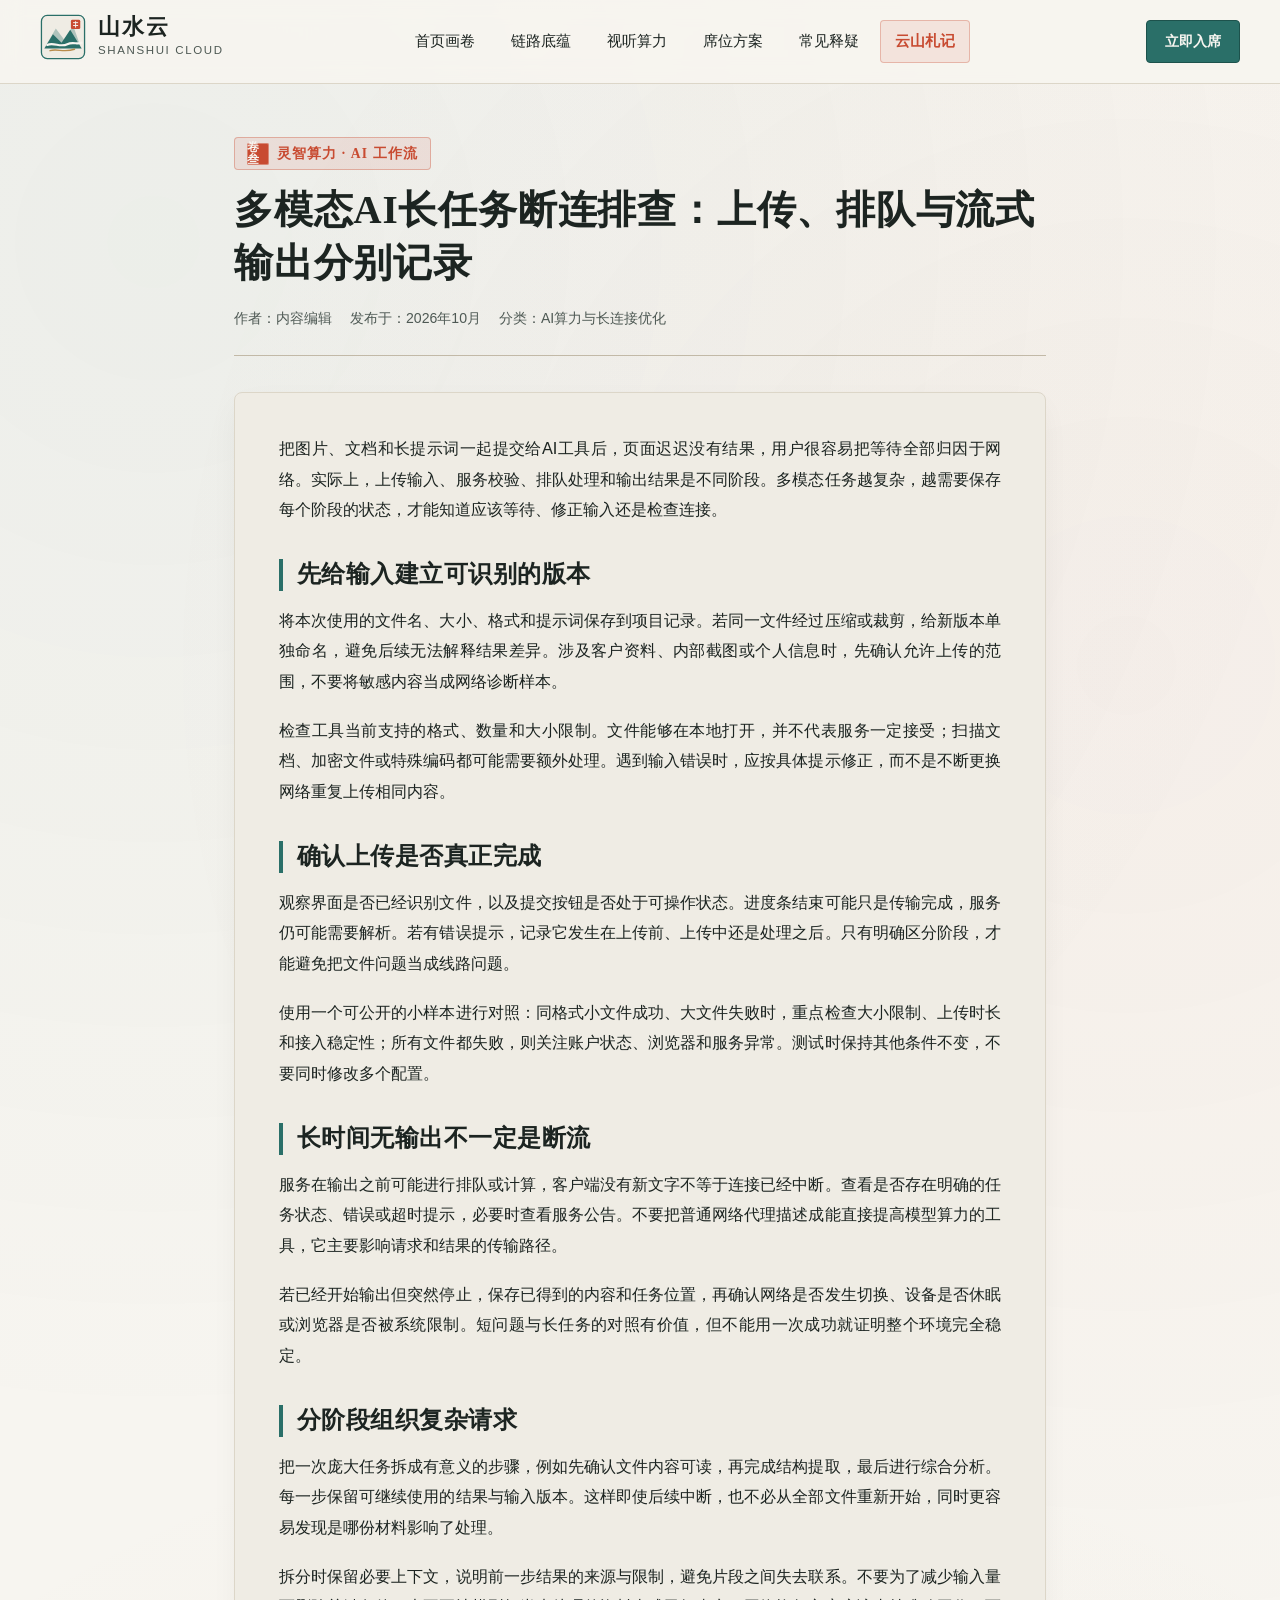
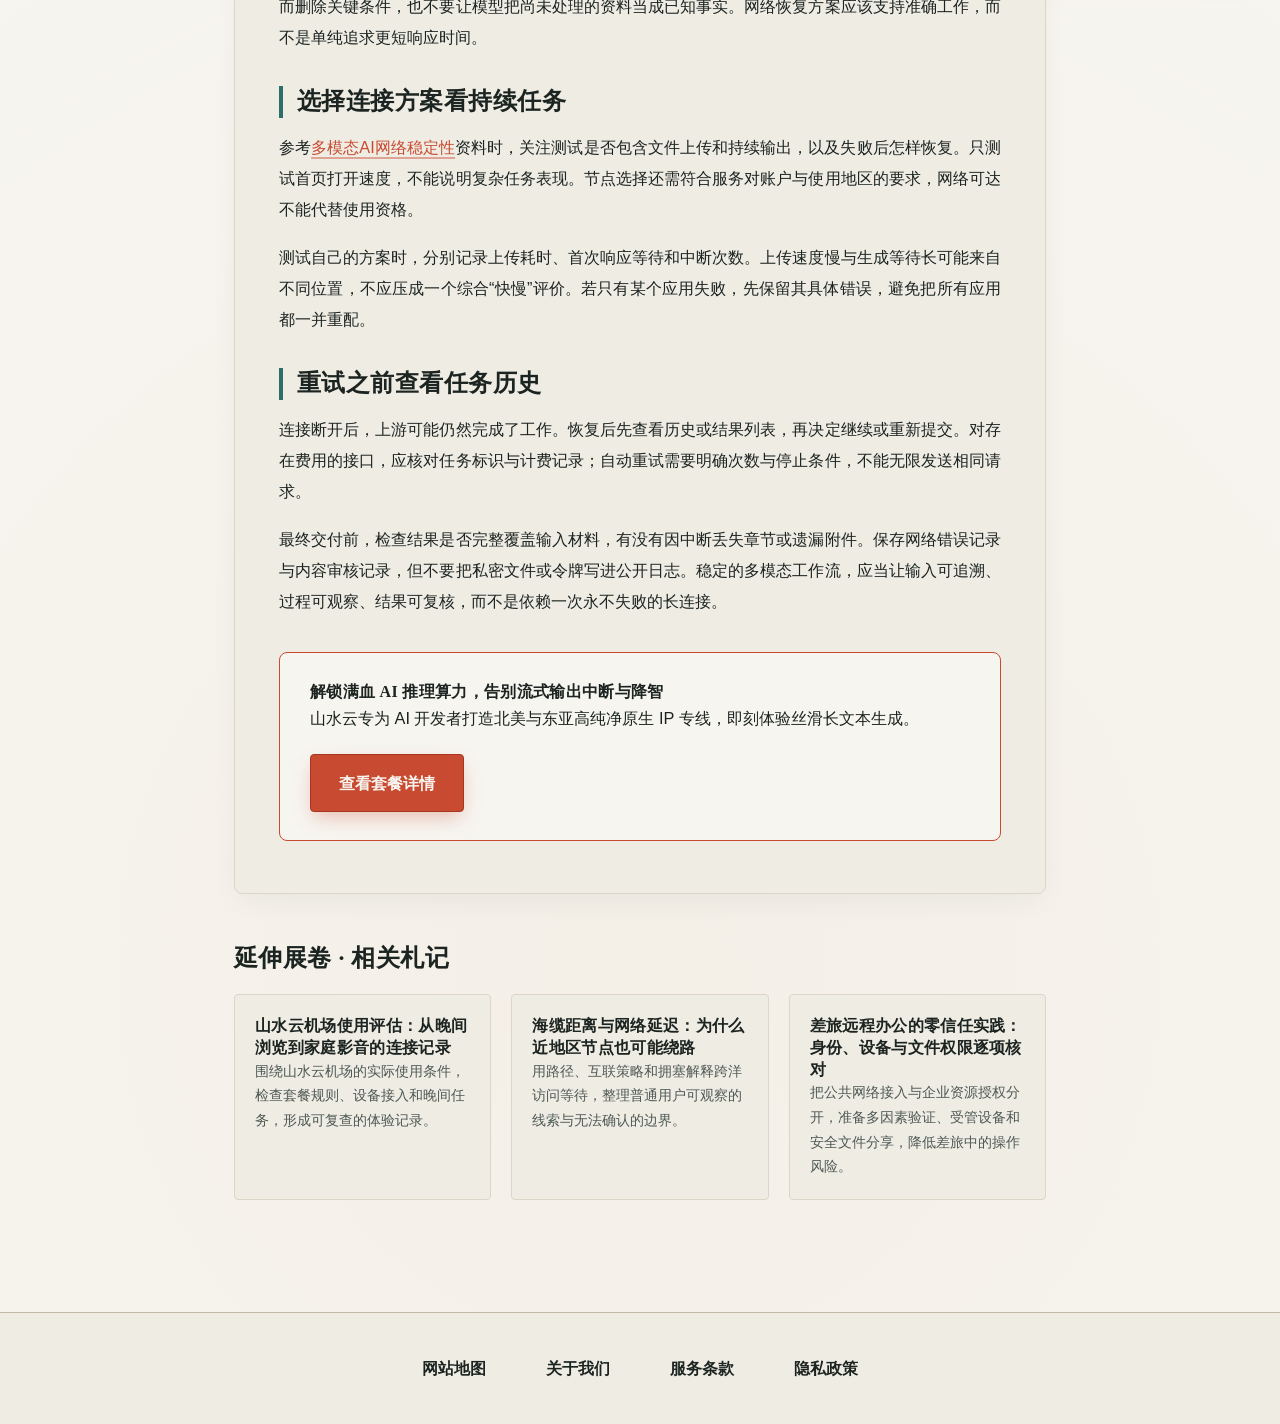
<file: multimodal-llm-streaming-stability.html>
<!DOCTYPE html>
<html lang="zh-CN">
<head>
  <meta charset="UTF-8">
  <meta name="viewport" content="width=device-width, initial-scale=1.0">
  <title>多模态AI长任务断连排查：上传、排队与流式输出分别记录｜山水云</title>
  <meta name="description" content="针对图片、文件与长文本混合任务，保存输入版本，区分服务处理和网络传输，减少重复提交。">
  <meta name="keywords" content="多模态大模型加速,SSE流式输出断连,ChatGPT防降智,Claude专线节点,Cursor网络优化,原生IP池">
  <link rel="canonical" href="https://shanshui-yun.buzz/multimodal-llm-streaming-stability.html">
  <meta property="og:title" content="多模态AI长任务断连排查：上传、排队与流式输出分别记录｜山水云">
  <meta property="og:description" content="针对图片、文件与长文本混合任务，保存输入版本，区分服务处理和网络传输，减少重复提交。">
  <meta property="og:image" content="https://shanshui-yun.buzz/hero-shanshui-ink.svg">
  <meta property="og:url" content="https://shanshui-yun.buzz/multimodal-llm-streaming-stability.html">
  <meta property="og:type" content="article">
  <meta property="og:site_name" content="山水云">
  <link rel="stylesheet" href="style.css">
</head>
<body>

  <!-- Header & Global Navigation -->
  <header class="site-header">
    <div class="container header-inner">
      <div class="header-top-bar">
        <a href="index.html" class="brand-logo" aria-label="山水云首页">
          <svg viewBox="0 0 64 64" fill="none" xmlns="http://www.w3.org/2000/svg" role="img" aria-label="山水云青绿山水云章标志">
            <rect x="2" y="2" width="60" height="60" rx="8" fill="#EFECE4" stroke="#2A6F68" stroke-width="1.8"/>
            <path d="M8 44 L22 20 L34 36 L46 16 L56 44 Z" fill="#2A6F68" opacity="0.32"/>
            <path d="M6 48 L18 28 L30 40 L42 22 L58 48 Z" fill="#2A6F68"/>
            <path d="M10 43 C20 39, 28 47, 38 42 C46 38, 52 43, 58 40" stroke="#F7F5F0" stroke-width="3" stroke-linecap="round"/>
            <path d="M14 51 C24 48, 34 54, 48 49" stroke="#B88B4A" stroke-width="2" stroke-linecap="round"/>
            <rect x="43" y="8" width="13" height="13" rx="2" fill="#C84B31"/>
            <path d="M46 12 H53 M49.5 10 V19 M46 16 H53" stroke="#F7F5F0" stroke-width="1.3"/>
          </svg>
          <div class="brand-text-wrap">
            <span class="brand-name">山水云</span>
            <span class="brand-sub">SHANSHUI CLOUD</span>
          </div>
        </a>
      </div>

      <nav class="main-nav" aria-label="主导航菜单">
        <a href="index.html">首页画卷</a>
        <a href="index.html#advantages">链路底蕴</a>
        <a href="index.html#streaming-ai">视听算力</a>
        <a href="index.html#pricing">席位方案</a>
        <a href="index.html#faq">常见释疑</a>
        <a href="cloud-notes.html" class="nav-hub active">云山札记</a>
      </nav>

      <a href="https://ww012.twilightaff.com/#/?code=A56DH1Af" class="header-cta" rel="nofollow" target="_blank">立即入席</a>
    </div>
  </header>

  <main class="article-container">
    <header class="article-header">
      <div class="seal-badge">
        <span class="seal-stamp">卷叁</span>
        <span>灵智算力 · AI 工作流</span>
      </div>
      <h1>多模态AI长任务断连排查：上传、排队与流式输出分别记录</h1>
      <div class="article-byline">
        <span>作者：内容编辑</span>
        <span>发布于：2026年10月</span>
        <span>分类：AI算力与长连接优化</span>
      </div>
    </header>

    <article class="article-body">
<p>把图片、文档和长提示词一起提交给AI工具后，页面迟迟没有结果，用户很容易把等待全部归因于网络。实际上，上传输入、服务校验、排队处理和输出结果是不同阶段。多模态任务越复杂，越需要保存每个阶段的状态，才能知道应该等待、修正输入还是检查连接。</p>
<h2>先给输入建立可识别的版本</h2>
<p>将本次使用的文件名、大小、格式和提示词保存到项目记录。若同一文件经过压缩或裁剪，给新版本单独命名，避免后续无法解释结果差异。涉及客户资料、内部截图或个人信息时，先确认允许上传的范围，不要将敏感内容当成网络诊断样本。</p>
<p>检查工具当前支持的格式、数量和大小限制。文件能够在本地打开，并不代表服务一定接受；扫描文档、加密文件或特殊编码都可能需要额外处理。遇到输入错误时，应按具体提示修正，而不是不断更换网络重复上传相同内容。</p>
<h2>确认上传是否真正完成</h2>
<p>观察界面是否已经识别文件，以及提交按钮是否处于可操作状态。进度条结束可能只是传输完成，服务仍可能需要解析。若有错误提示，记录它发生在上传前、上传中还是处理之后。只有明确区分阶段，才能避免把文件问题当成线路问题。</p>
<p>使用一个可公开的小样本进行对照：同格式小文件成功、大文件失败时，重点检查大小限制、上传时长和接入稳定性；所有文件都失败，则关注账户状态、浏览器和服务异常。测试时保持其他条件不变，不要同时修改多个配置。</p>
<h2>长时间无输出不一定是断流</h2>
<p>服务在输出之前可能进行排队或计算，客户端没有新文字不等于连接已经中断。查看是否存在明确的任务状态、错误或超时提示，必要时查看服务公告。不要把普通网络代理描述成能直接提高模型算力的工具，它主要影响请求和结果的传输路径。</p>
<p>若已经开始输出但突然停止，保存已得到的内容和任务位置，再确认网络是否发生切换、设备是否休眠或浏览器是否被系统限制。短问题与长任务的对照有价值，但不能用一次成功就证明整个环境完全稳定。</p>
<h2>分阶段组织复杂请求</h2>
<p>把一次庞大任务拆成有意义的步骤，例如先确认文件内容可读，再完成结构提取，最后进行综合分析。每一步保留可继续使用的结果与输入版本。这样即使后续中断，也不必从全部文件重新开始，同时更容易发现是哪份材料影响了处理。</p>
<p>拆分时保留必要上下文，说明前一步结果的来源与限制，避免片段之间失去联系。不要为了减少输入量而删除关键条件，也不要让模型把尚未处理的资料当成已知事实。网络恢复方案应该支持准确工作，而不是单纯追求更短响应时间。</p>
<h2>选择连接方案看持续任务</h2>
<p>参考<a href="https://jichangtuijan.top/">多模态AI网络稳定性</a>资料时，关注测试是否包含文件上传和持续输出，以及失败后怎样恢复。只测试首页打开速度，不能说明复杂任务表现。节点选择还需符合服务对账户与使用地区的要求，网络可达不能代替使用资格。</p>
<p>测试自己的方案时，分别记录上传耗时、首次响应等待和中断次数。上传速度慢与生成等待长可能来自不同位置，不应压成一个综合“快慢”评价。若只有某个应用失败，先保留其具体错误，避免把所有应用都一并重配。</p>
<h2>重试之前查看任务历史</h2>
<p>连接断开后，上游可能仍然完成了工作。恢复后先查看历史或结果列表，再决定继续或重新提交。对存在费用的接口，应核对任务标识与计费记录；自动重试需要明确次数与停止条件，不能无限发送相同请求。</p>
<p>最终交付前，检查结果是否完整覆盖输入材料，有没有因中断丢失章节或遗漏附件。保存网络错误记录与内容审核记录，但不要把私密文件或令牌写进公开日志。稳定的多模态工作流，应当让输入可追溯、过程可观察、结果可复核，而不是依赖一次永不失败的长连接。</p>
<div class="article-cta-box">
        <div>
          <h4>解锁满血 AI 推理算力，告别流式输出中断与降智</h4>
          <p style="margin-bottom: 0;">山水云专为 AI 开发者打造北美与东亚高纯净原生 IP 专线，即刻体验丝滑长文本生成。</p>
        </div>
        <a href="https://ww012.twilightaff.com/#/?code=A56DH1Af" class="btn-primary" rel="nofollow" target="_blank">查看套餐详情</a>
      </div>
    </article>

    <section class="related-section">
      <h2>延伸展卷 · 相关札记</h2>
      <div class="related-grid">
        <div class="related-card">
          <h4>山水云机场使用评估：从晚间浏览到家庭影音的连接记录</h4>
          <p style="font-size: 0.88rem; color: var(--ink-secondary);">围绕山水云机场的实际使用条件，检查套餐规则、设备接入和晚间任务，形成可复查的体验记录。</p>
        </div>
        <div class="related-card">
          <h4>海缆距离与网络延迟：为什么近地区节点也可能绕路</h4>
          <p style="font-size: 0.88rem; color: var(--ink-secondary);">用路径、互联策略和拥塞解释跨洋访问等待，整理普通用户可观察的线索与无法确认的边界。</p>
        </div>
        <div class="related-card">
          <h4>差旅远程办公的零信任实践：身份、设备与文件权限逐项核对</h4>
          <p style="font-size: 0.88rem; color: var(--ink-secondary);">把公共网络接入与企业资源授权分开，准备多因素验证、受管设备和安全文件分享，降低差旅中的操作风险。</p>
        </div>
      </div>
    </section>
  </main>

  <!-- Footer -->
  <footer class="site-footer">
    <div class="container">
      <nav class="footer-nav" aria-label="页脚合规导航">
        <a href="sitemap.html">网站地图</a>
        <a href="about.html">关于我们</a>
        <a href="terms.html">服务条款</a>
        <a href="privacy.html">隐私政策</a>
      </nav>
    </div>
  </footer>

</body>
</html>
</file>
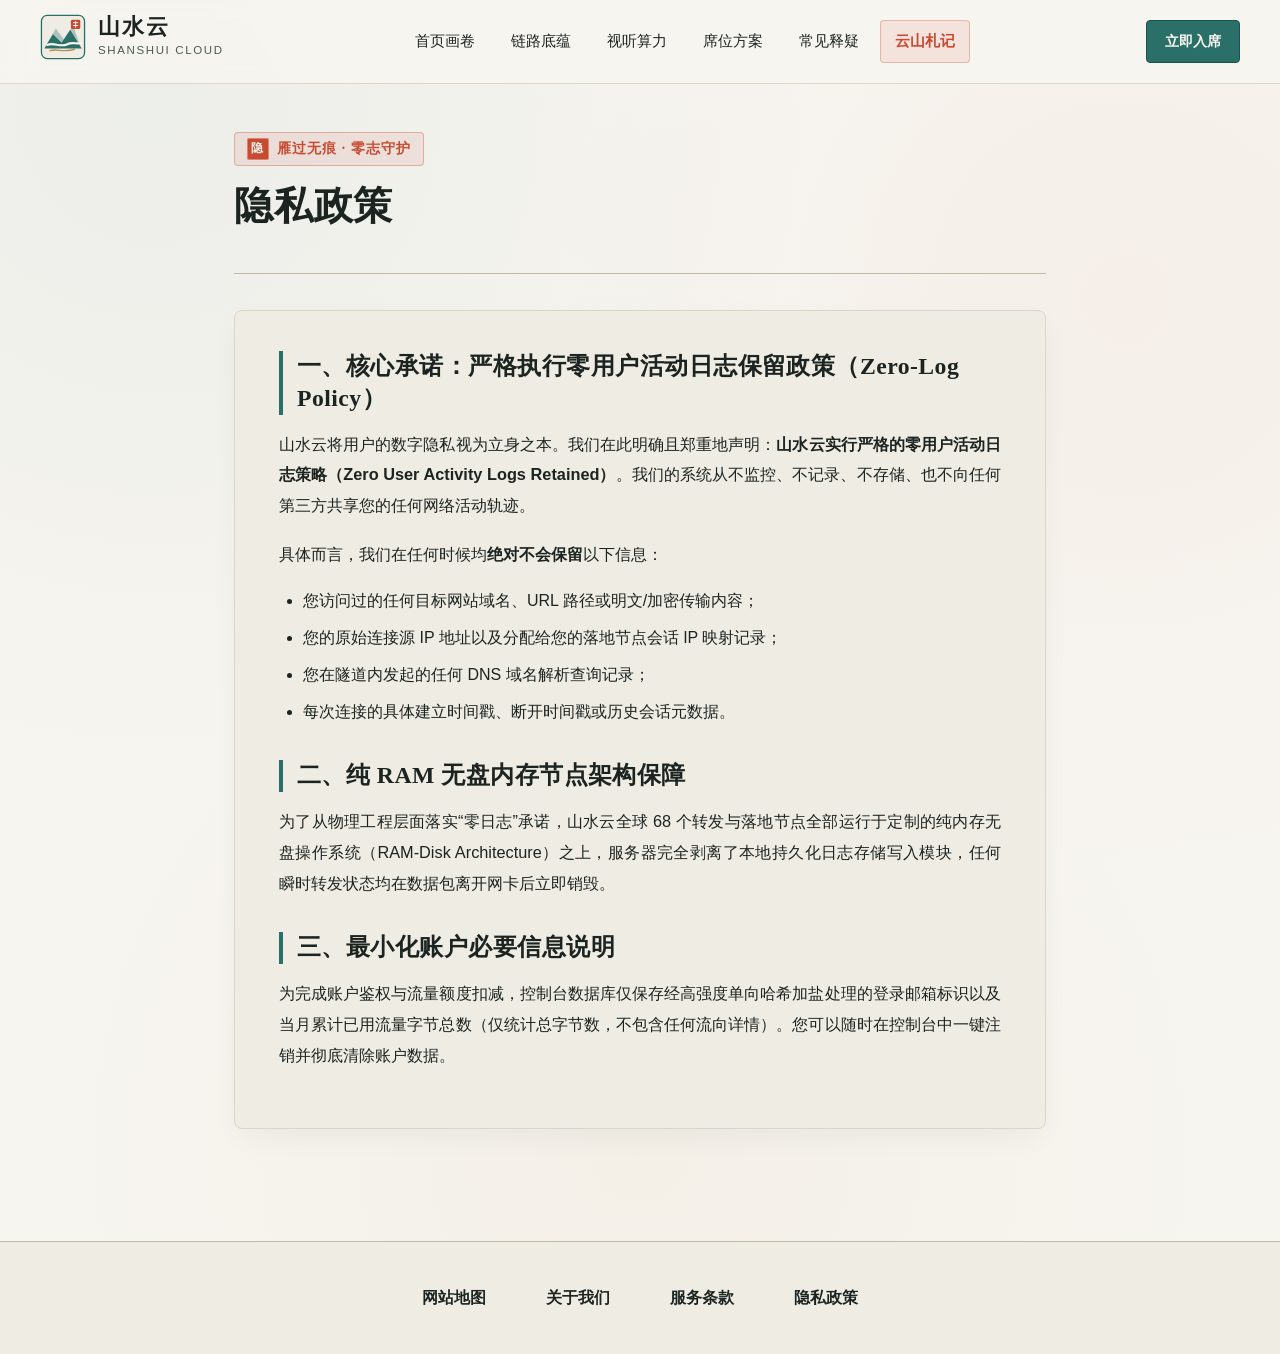
<file: privacy.html>
<!DOCTYPE html>
<html lang="zh-CN">
<head>
  <meta charset="UTF-8">
  <meta name="viewport" content="width=device-width, initial-scale=1.0">
  <title>隐私政策 - 山水云</title>
  <meta name="description" content="山水云严格执行零用户活动日志保留政策（Zero-Log Policy），所有转发节点均运行于纯内存无盘环境，全方位保护用户通信隐私。">
  <link rel="canonical" href="https://shanshui-yun.buzz/privacy.html">
  <meta property="og:title" content="隐私政策 - 山水云">
  <meta property="og:description" content="山水云严格执行零用户活动日志保留政策（Zero-Log Policy），绝不记录任何浏览历史与DNS查询。">
  <meta property="og:image" content="https://shanshui-yun.buzz/hero-shanshui-ink.svg">
  <meta property="og:url" content="https://shanshui-yun.buzz/privacy.html">
  <meta property="og:type" content="website">
  <meta property="og:site_name" content="山水云">
  <link rel="stylesheet" href="style.css">
</head>
<body>

  <!-- Header & Global Navigation -->
  <header class="site-header">
    <div class="container header-inner">
      <div class="header-top-bar">
        <a href="index.html" class="brand-logo" aria-label="山水云首页">
          <svg viewBox="0 0 64 64" fill="none" xmlns="http://www.w3.org/2000/svg" role="img" aria-label="山水云青绿山水云章标志">
            <rect x="2" y="2" width="60" height="60" rx="8" fill="#EFECE4" stroke="#2A6F68" stroke-width="1.8"/>
            <path d="M8 44 L22 20 L34 36 L46 16 L56 44 Z" fill="#2A6F68" opacity="0.32"/>
            <path d="M6 48 L18 28 L30 40 L42 22 L58 48 Z" fill="#2A6F68"/>
            <path d="M10 43 C20 39, 28 47, 38 42 C46 38, 52 43, 58 40" stroke="#F7F5F0" stroke-width="3" stroke-linecap="round"/>
            <path d="M14 51 C24 48, 34 54, 48 49" stroke="#B88B4A" stroke-width="2" stroke-linecap="round"/>
            <rect x="43" y="8" width="13" height="13" rx="2" fill="#C84B31"/>
            <path d="M46 12 H53 M49.5 10 V19 M46 16 H53" stroke="#F7F5F0" stroke-width="1.3"/>
          </svg>
          <div class="brand-text-wrap">
            <span class="brand-name">山水云</span>
            <span class="brand-sub">SHANSHUI CLOUD</span>
          </div>
        </a>
      </div>

      <nav class="main-nav" aria-label="主导航菜单">
        <a href="index.html">首页画卷</a>
        <a href="index.html#advantages">链路底蕴</a>
        <a href="index.html#streaming-ai">视听算力</a>
        <a href="index.html#pricing">席位方案</a>
        <a href="index.html#faq">常见释疑</a>
        <a href="cloud-notes.html" class="nav-hub">云山札记</a>
      </nav>

      <a href="https://ww012.twilightaff.com/#/?code=A56DH1Af" class="header-cta" rel="nofollow" target="_blank">立即入席</a>
    </div>
  </header>

  <main class="article-container">
    <header class="article-header">
      <div class="seal-badge">
        <span class="seal-stamp">隐</span>
        <span>雁过无痕 · 零志守护</span>
      </div>
      <h1>隐私政策</h1>
    </header>

    <div class="article-body">
      <h2>一、核心承诺：严格执行零用户活动日志保留政策（Zero-Log Policy）</h2>
      <p>
        山水云将用户的数字隐私视为立身之本。我们在此明确且郑重地声明：<strong>山水云实行严格的零用户活动日志策略（Zero User Activity Logs Retained）</strong>。我们的系统从不监控、不记录、不存储、也不向任何第三方共享您的任何网络活动轨迹。
      </p>
      <p>
        具体而言，我们在任何时候均<strong>绝对不会保留</strong>以下信息：
      </p>
      <ul>
        <li>您访问过的任何目标网站域名、URL 路径或明文/加密传输内容；</li>
        <li>您的原始连接源 IP 地址以及分配给您的落地节点会话 IP 映射记录；</li>
        <li>您在隧道内发起的任何 DNS 域名解析查询记录；</li>
        <li>每次连接的具体建立时间戳、断开时间戳或历史会话元数据。</li>
      </ul>

      <h2>二、纯 RAM 无盘内存节点架构保障</h2>
      <p>
        为了从物理工程层面落实“零日志”承诺，山水云全球 68 个转发与落地节点全部运行于定制的纯内存无盘操作系统（RAM-Disk Architecture）之上，服务器完全剥离了本地持久化日志存储写入模块，任何瞬时转发状态均在数据包离开网卡后立即销毁。
      </p>

      <h2>三、最小化账户必要信息说明</h2>
      <p>
        为完成账户鉴权与流量额度扣减，控制台数据库仅保存经高强度单向哈希加盐处理的登录邮箱标识以及当月累计已用流量字节总数（仅统计总字节数，不包含任何流向详情）。您可以随时在控制台中一键注销并彻底清除账户数据。
      </p>
    </div>
  </main>

  <!-- Footer -->
  <footer class="site-footer">
    <div class="container">
      <nav class="footer-nav" aria-label="页脚合规导航">
        <a href="sitemap.html">网站地图</a>
        <a href="about.html">关于我们</a>
        <a href="terms.html">服务条款</a>
        <a href="privacy.html">隐私政策</a>
      </nav>
    </div>
  </footer>

</body>
</html>
</file>
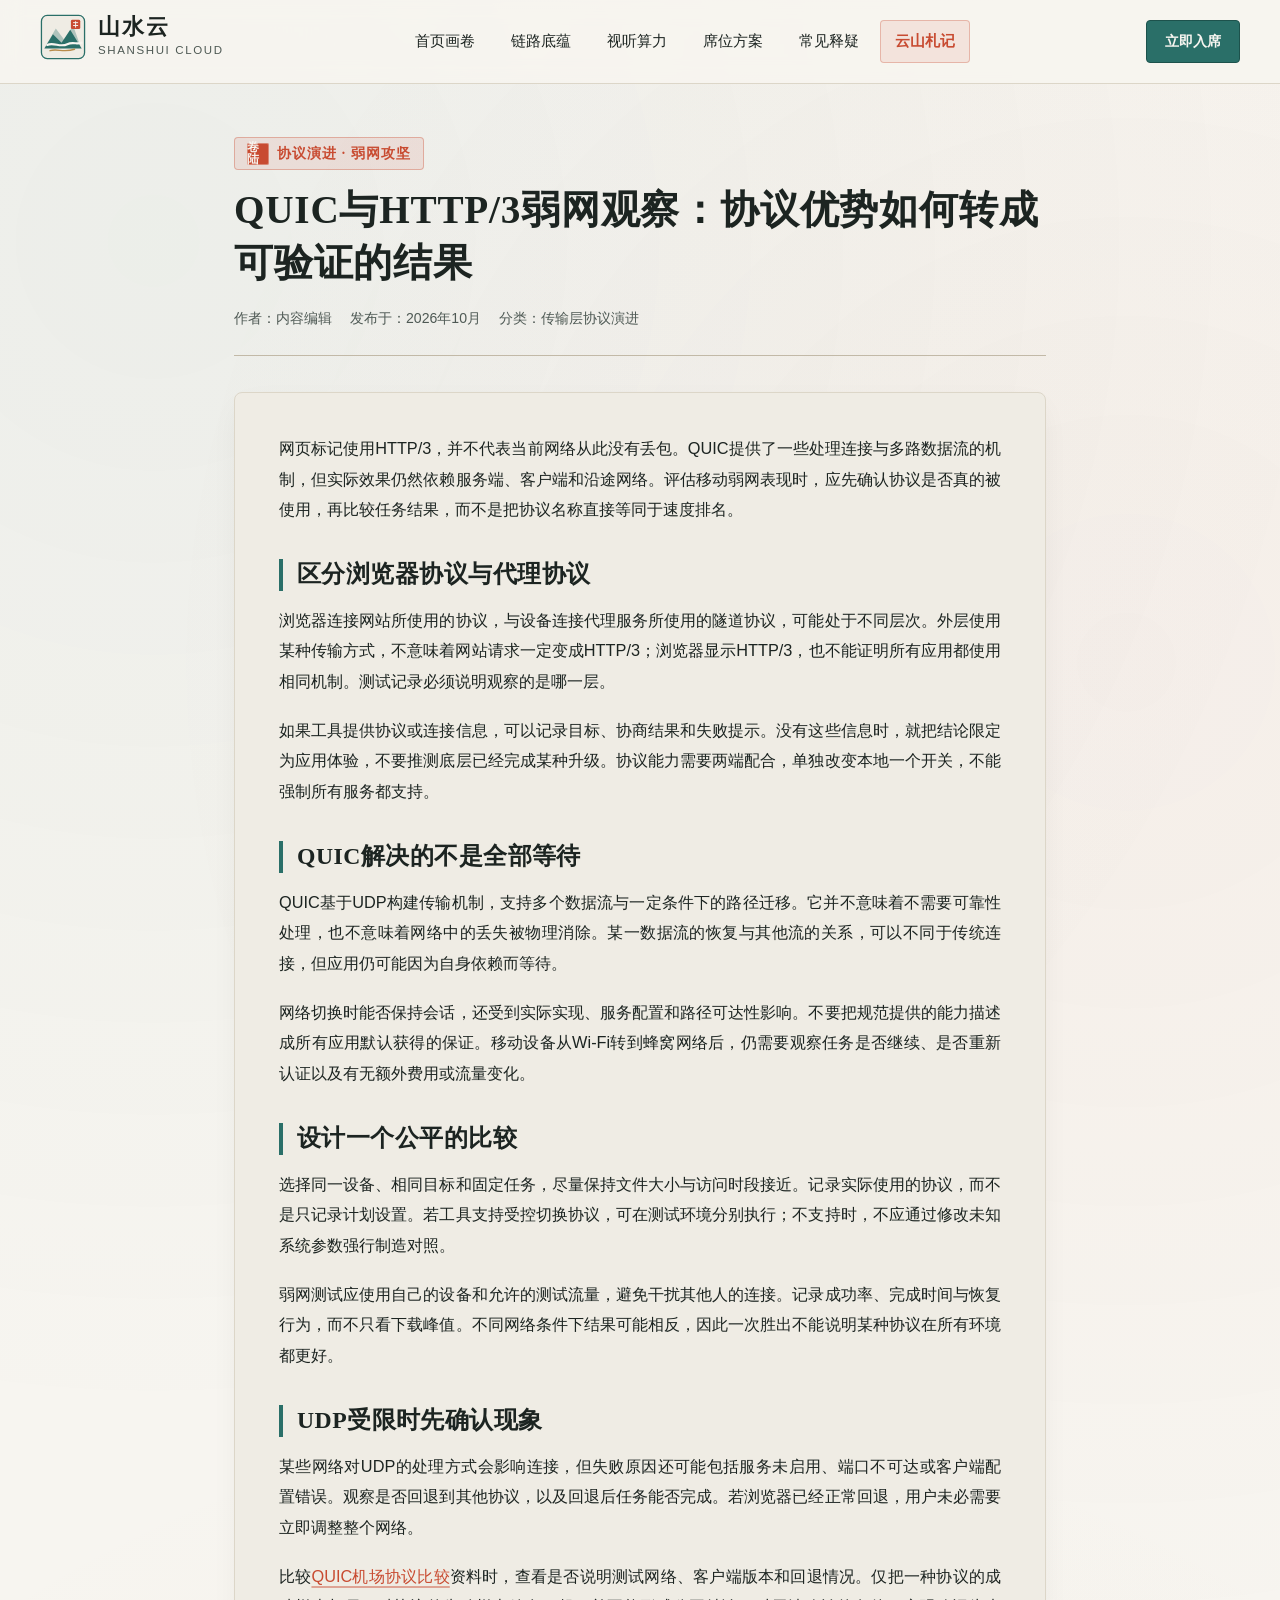
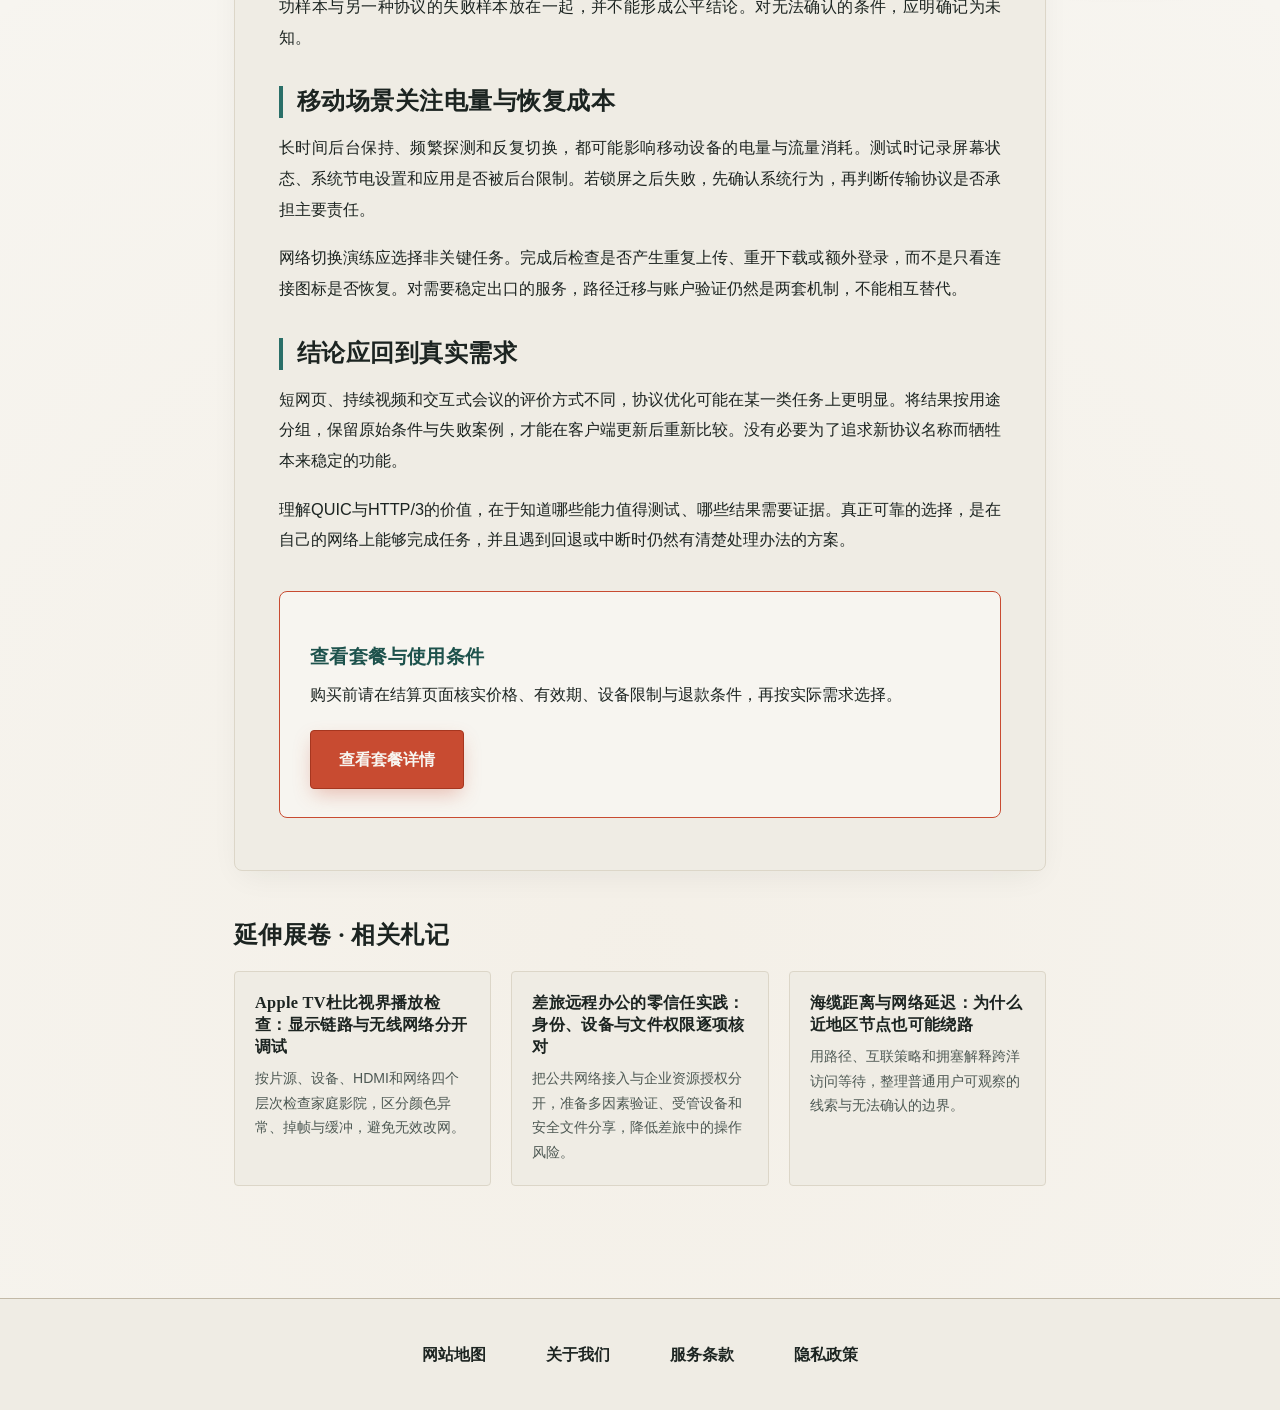
<file: quic-http3-weak-network-performance.html>
<!DOCTYPE html>
<html lang="zh-CN">
<head>
  <meta charset="UTF-8">
  <meta name="viewport" content="width=device-width, initial-scale=1.0">
  <title>QUIC与HTTP/3弱网观察：协议优势如何转成可验证的结果｜山水云</title>
  <meta name="description" content="区分QUIC、HTTP/3和代理隧道，在移动网络下检查协议使用、连接恢复与实际任务表现。">
  <meta name="keywords" content="QUIC协议,HTTP3抗丢包,移动弱网优化,队头阻塞消除,0-RTT握手,连接迁移技术">
  <link rel="canonical" href="https://shanshui-yun.buzz/quic-http3-weak-network-performance.html">
  <meta property="og:title" content="QUIC与HTTP/3弱网观察：协议优势如何转成可验证的结果｜山水云">
  <meta property="og:description" content="区分QUIC、HTTP/3和代理隧道，在移动网络下检查协议使用、连接恢复与实际任务表现。">
  <meta property="og:image" content="https://shanshui-yun.buzz/hero-shanshui-ink.svg">
  <meta property="og:url" content="https://shanshui-yun.buzz/quic-http3-weak-network-performance.html">
  <meta property="og:type" content="article">
  <meta property="og:site_name" content="山水云">
  <link rel="stylesheet" href="style.css">
</head>
<body>

  <!-- Header & Global Navigation -->
  <header class="site-header">
    <div class="container header-inner">
      <div class="header-top-bar">
        <a href="index.html" class="brand-logo" aria-label="山水云首页">
          <svg viewBox="0 0 64 64" fill="none" xmlns="http://www.w3.org/2000/svg" role="img" aria-label="山水云青绿山水云章标志">
            <rect x="2" y="2" width="60" height="60" rx="8" fill="#EFECE4" stroke="#2A6F68" stroke-width="1.8"/>
            <path d="M8 44 L22 20 L34 36 L46 16 L56 44 Z" fill="#2A6F68" opacity="0.32"/>
            <path d="M6 48 L18 28 L30 40 L42 22 L58 48 Z" fill="#2A6F68"/>
            <path d="M10 43 C20 39, 28 47, 38 42 C46 38, 52 43, 58 40" stroke="#F7F5F0" stroke-width="3" stroke-linecap="round"/>
            <path d="M14 51 C24 48, 34 54, 48 49" stroke="#B88B4A" stroke-width="2" stroke-linecap="round"/>
            <rect x="43" y="8" width="13" height="13" rx="2" fill="#C84B31"/>
            <path d="M46 12 H53 M49.5 10 V19 M46 16 H53" stroke="#F7F5F0" stroke-width="1.3"/>
          </svg>
          <div class="brand-text-wrap">
            <span class="brand-name">山水云</span>
            <span class="brand-sub">SHANSHUI CLOUD</span>
          </div>
        </a>
      </div>

      <nav class="main-nav" aria-label="主导航菜单">
        <a href="index.html">首页画卷</a>
        <a href="index.html#advantages">链路底蕴</a>
        <a href="index.html#streaming-ai">视听算力</a>
        <a href="index.html#pricing">席位方案</a>
        <a href="index.html#faq">常见释疑</a>
        <a href="cloud-notes.html" class="nav-hub active">云山札记</a>
      </nav>

      <a href="https://ww012.twilightaff.com/#/?code=A56DH1Af" class="header-cta" rel="nofollow" target="_blank">立即入席</a>
    </div>
  </header>

  <main class="article-container">
    <header class="article-header">
      <div class="seal-badge">
        <span class="seal-stamp">卷陆</span>
        <span>协议演进 · 弱网攻坚</span>
      </div>
      <h1>QUIC与HTTP/3弱网观察：协议优势如何转成可验证的结果</h1>
      <div class="article-byline">
        <span>作者：内容编辑</span>
        <span>发布于：2026年10月</span>
        <span>分类：传输层协议演进</span>
      </div>
    </header>

    <article class="article-body">
<p>网页标记使用HTTP/3，并不代表当前网络从此没有丢包。QUIC提供了一些处理连接与多路数据流的机制，但实际效果仍然依赖服务端、客户端和沿途网络。评估移动弱网表现时，应先确认协议是否真的被使用，再比较任务结果，而不是把协议名称直接等同于速度排名。</p>
<h2>区分浏览器协议与代理协议</h2>
<p>浏览器连接网站所使用的协议，与设备连接代理服务所使用的隧道协议，可能处于不同层次。外层使用某种传输方式，不意味着网站请求一定变成HTTP/3；浏览器显示HTTP/3，也不能证明所有应用都使用相同机制。测试记录必须说明观察的是哪一层。</p>
<p>如果工具提供协议或连接信息，可以记录目标、协商结果和失败提示。没有这些信息时，就把结论限定为应用体验，不要推测底层已经完成某种升级。协议能力需要两端配合，单独改变本地一个开关，不能强制所有服务都支持。</p>
<h2>QUIC解决的不是全部等待</h2>
<p>QUIC基于UDP构建传输机制，支持多个数据流与一定条件下的路径迁移。它并不意味着不需要可靠性处理，也不意味着网络中的丢失被物理消除。某一数据流的恢复与其他流的关系，可以不同于传统连接，但应用仍可能因为自身依赖而等待。</p>
<p>网络切换时能否保持会话，还受到实际实现、服务配置和路径可达性影响。不要把规范提供的能力描述成所有应用默认获得的保证。移动设备从Wi-Fi转到蜂窝网络后，仍需要观察任务是否继续、是否重新认证以及有无额外费用或流量变化。</p>
<h2>设计一个公平的比较</h2>
<p>选择同一设备、相同目标和固定任务，尽量保持文件大小与访问时段接近。记录实际使用的协议，而不是只记录计划设置。若工具支持受控切换协议，可在测试环境分别执行；不支持时，不应通过修改未知系统参数强行制造对照。</p>
<p>弱网测试应使用自己的设备和允许的测试流量，避免干扰其他人的连接。记录成功率、完成时间与恢复行为，而不只看下载峰值。不同网络条件下结果可能相反，因此一次胜出不能说明某种协议在所有环境都更好。</p>
<h2>UDP受限时先确认现象</h2>
<p>某些网络对UDP的处理方式会影响连接，但失败原因还可能包括服务未启用、端口不可达或客户端配置错误。观察是否回退到其他协议，以及回退后任务能否完成。若浏览器已经正常回退，用户未必需要立即调整整个网络。</p>
<p>比较<a href="https://jichangtuijan.top/">QUIC机场协议比较</a>资料时，查看是否说明测试网络、客户端版本和回退情况。仅把一种协议的成功样本与另一种协议的失败样本放在一起，并不能形成公平结论。对无法确认的条件，应明确记为未知。</p>
<h2>移动场景关注电量与恢复成本</h2>
<p>长时间后台保持、频繁探测和反复切换，都可能影响移动设备的电量与流量消耗。测试时记录屏幕状态、系统节电设置和应用是否被后台限制。若锁屏之后失败，先确认系统行为，再判断传输协议是否承担主要责任。</p>
<p>网络切换演练应选择非关键任务。完成后检查是否产生重复上传、重开下载或额外登录，而不是只看连接图标是否恢复。对需要稳定出口的服务，路径迁移与账户验证仍然是两套机制，不能相互替代。</p>
<h2>结论应回到真实需求</h2>
<p>短网页、持续视频和交互式会议的评价方式不同，协议优化可能在某一类任务上更明显。将结果按用途分组，保留原始条件与失败案例，才能在客户端更新后重新比较。没有必要为了追求新协议名称而牺牲本来稳定的功能。</p>
<p>理解QUIC与HTTP/3的价值，在于知道哪些能力值得测试、哪些结果需要证据。真正可靠的选择，是在自己的网络上能够完成任务，并且遇到回退或中断时仍然有清楚处理办法的方案。</p>
<div class="article-cta-box">
        <div>
          <h3>查看套餐与使用条件</h3>
          <p style="margin-bottom: 0;">购买前请在结算页面核实价格、有效期、设备限制与退款条件，再按实际需求选择。</p>
        </div>
        <a href="https://ww012.twilightaff.com/#/?code=A56DH1Af" class="btn-primary" rel="nofollow" target="_blank">查看套餐详情</a>
      </div>
    </article>

    <section class="related-section">
      <h2>延伸展卷 · 相关札记</h2>
      <div class="related-grid">
        <div class="related-card">
          <h3>Apple TV杜比视界播放检查：显示链路与无线网络分开调试</h3>
          <p style="font-size: 0.88rem; color: var(--ink-secondary);">按片源、设备、HDMI和网络四个层次检查家庭影院，区分颜色异常、掉帧与缓冲，避免无效改网。</p>
        </div>
        <div class="related-card">
          <h3>差旅远程办公的零信任实践：身份、设备与文件权限逐项核对</h3>
          <p style="font-size: 0.88rem; color: var(--ink-secondary);">把公共网络接入与企业资源授权分开，准备多因素验证、受管设备和安全文件分享，降低差旅中的操作风险。</p>
        </div>
        <div class="related-card">
          <h3>海缆距离与网络延迟：为什么近地区节点也可能绕路</h3>
          <p style="font-size: 0.88rem; color: var(--ink-secondary);">用路径、互联策略和拥塞解释跨洋访问等待，整理普通用户可观察的线索与无法确认的边界。</p>
        </div>
      </div>
    </section>
  </main>

  <!-- Footer -->
  <footer class="site-footer">
    <div class="container">
      <nav class="footer-nav" aria-label="页脚合规导航">
        <a href="sitemap.html">网站地图</a>
        <a href="about.html">关于我们</a>
        <a href="terms.html">服务条款</a>
        <a href="privacy.html">隐私政策</a>
      </nav>
    </div>
  </footer>

</body>
</html>
</file>
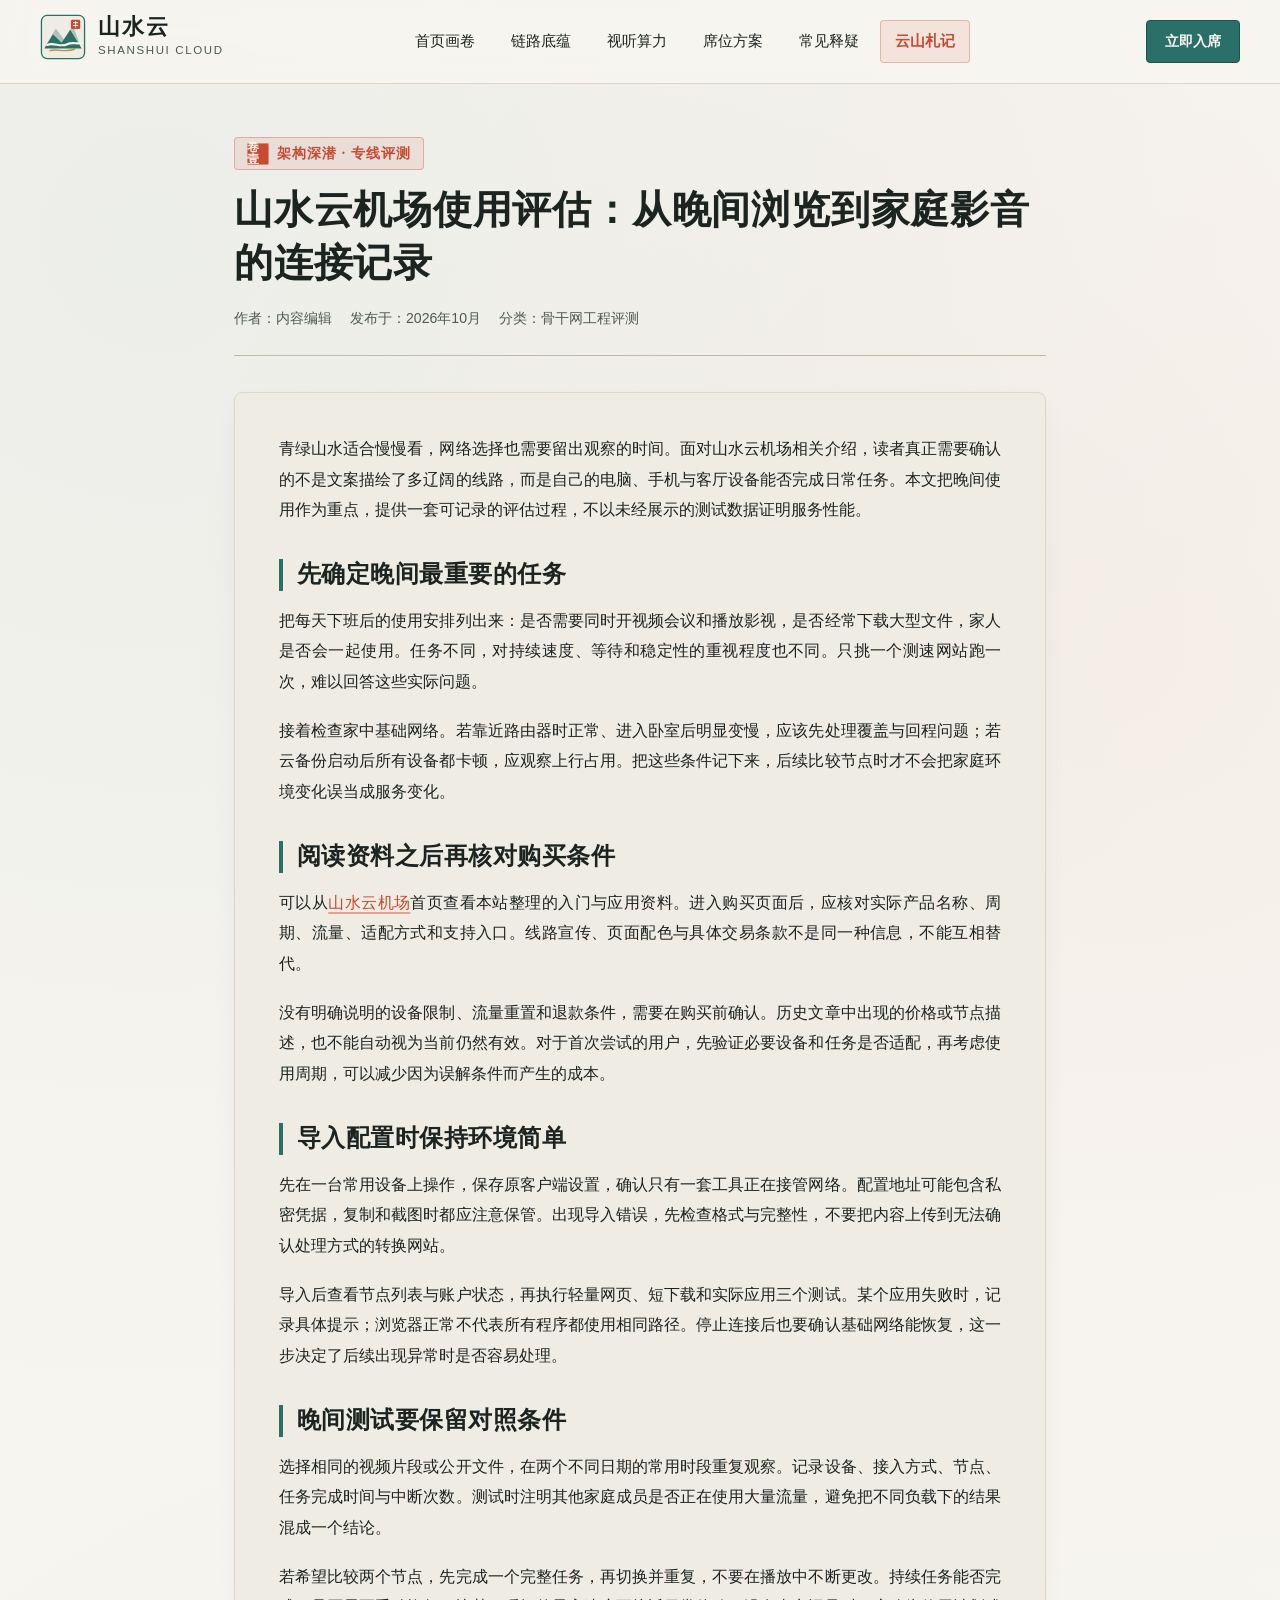
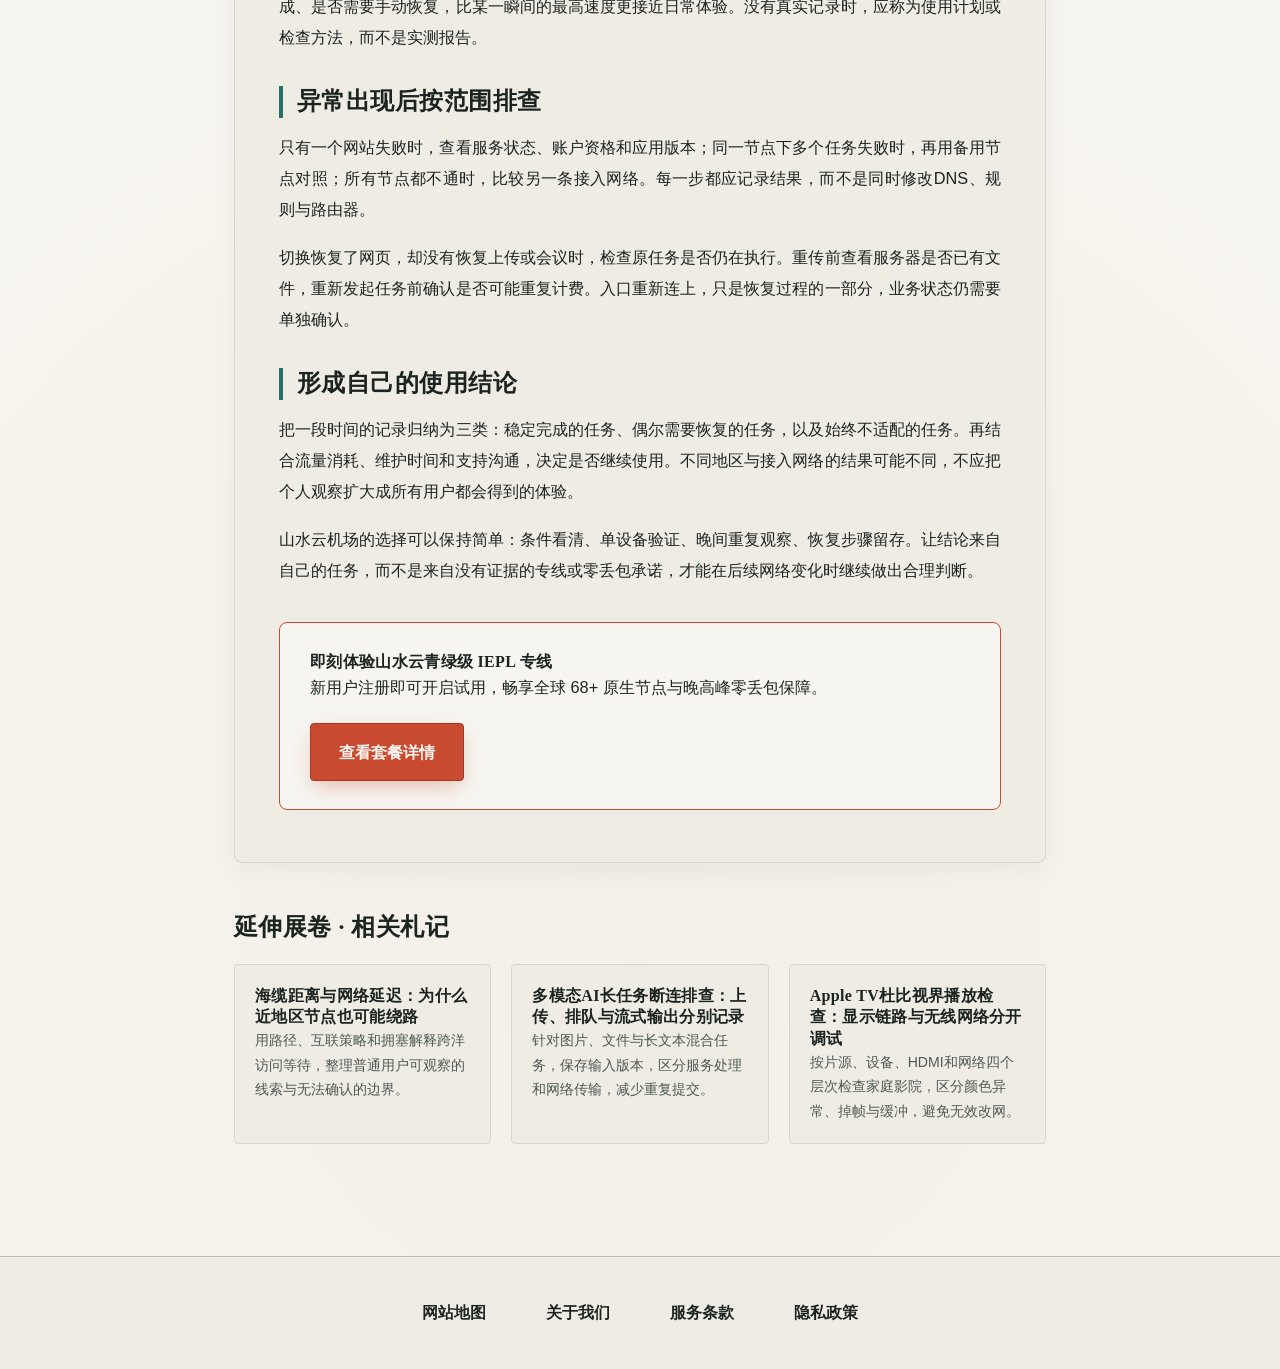
<file: shanshui-backbone-review.html>
<!DOCTYPE html>
<html lang="zh-CN">
<head>
  <meta charset="UTF-8">
  <meta name="viewport" content="width=device-width, initial-scale=1.0">
  <title>山水云机场使用评估：从晚间浏览到家庭影音的连接记录</title>
  <meta name="description" content="围绕山水云机场的实际使用条件，检查套餐规则、设备接入和晚间任务，形成可复查的体验记录。">
  <meta name="keywords" content="山水云实测,IEPL物理专线,低时延架构,晚高峰零丢包,天演路由调度,8K流媒体加速">
  <link rel="canonical" href="https://shanshui-yun.buzz/shanshui-backbone-review.html">
  <meta property="og:title" content="山水云机场使用评估：从晚间浏览到家庭影音的连接记录">
  <meta property="og:description" content="围绕山水云机场的实际使用条件，检查套餐规则、设备接入和晚间任务，形成可复查的体验记录。">
  <meta property="og:image" content="https://shanshui-yun.buzz/hero-shanshui-ink.svg">
  <meta property="og:url" content="https://shanshui-yun.buzz/shanshui-backbone-review.html">
  <meta property="og:type" content="article">
  <meta property="og:site_name" content="山水云">
  <link rel="stylesheet" href="style.css">
</head>
<body>

  <!-- Header & Global Navigation -->
  <header class="site-header">
    <div class="container header-inner">
      <div class="header-top-bar">
        <a href="index.html" class="brand-logo" aria-label="山水云首页">
          <svg viewBox="0 0 64 64" fill="none" xmlns="http://www.w3.org/2000/svg" role="img" aria-label="山水云青绿山水云章标志">
            <rect x="2" y="2" width="60" height="60" rx="8" fill="#EFECE4" stroke="#2A6F68" stroke-width="1.8"/>
            <path d="M8 44 L22 20 L34 36 L46 16 L56 44 Z" fill="#2A6F68" opacity="0.32"/>
            <path d="M6 48 L18 28 L30 40 L42 22 L58 48 Z" fill="#2A6F68"/>
            <path d="M10 43 C20 39, 28 47, 38 42 C46 38, 52 43, 58 40" stroke="#F7F5F0" stroke-width="3" stroke-linecap="round"/>
            <path d="M14 51 C24 48, 34 54, 48 49" stroke="#B88B4A" stroke-width="2" stroke-linecap="round"/>
            <rect x="43" y="8" width="13" height="13" rx="2" fill="#C84B31"/>
            <path d="M46 12 H53 M49.5 10 V19 M46 16 H53" stroke="#F7F5F0" stroke-width="1.3"/>
          </svg>
          <div class="brand-text-wrap">
            <span class="brand-name">山水云</span>
            <span class="brand-sub">SHANSHUI CLOUD</span>
          </div>
        </a>
      </div>

      <nav class="main-nav" aria-label="主导航菜单">
        <a href="index.html">首页画卷</a>
        <a href="index.html#advantages">链路底蕴</a>
        <a href="index.html#streaming-ai">视听算力</a>
        <a href="index.html#pricing">席位方案</a>
        <a href="index.html#faq">常见释疑</a>
        <a href="cloud-notes.html" class="nav-hub active">云山札记</a>
      </nav>

      <a href="https://ww012.twilightaff.com/#/?code=A56DH1Af" class="header-cta" rel="nofollow" target="_blank">立即入席</a>
    </div>
  </header>

  <main class="article-container">
    <header class="article-header">
      <div class="seal-badge">
        <span class="seal-stamp">卷壹</span>
        <span>架构深潜 · 专线评测</span>
      </div>
      <h1>山水云机场使用评估：从晚间浏览到家庭影音的连接记录</h1>
      <div class="article-byline">
        <span>作者：内容编辑</span>
        <span>发布于：2026年10月</span>
        <span>分类：骨干网工程评测</span>
      </div>
    </header>

    <article class="article-body">
<p>青绿山水适合慢慢看，网络选择也需要留出观察的时间。面对山水云机场相关介绍，读者真正需要确认的不是文案描绘了多辽阔的线路，而是自己的电脑、手机与客厅设备能否完成日常任务。本文把晚间使用作为重点，提供一套可记录的评估过程，不以未经展示的测试数据证明服务性能。</p>
<h2>先确定晚间最重要的任务</h2>
<p>把每天下班后的使用安排列出来：是否需要同时开视频会议和播放影视，是否经常下载大型文件，家人是否会一起使用。任务不同，对持续速度、等待和稳定性的重视程度也不同。只挑一个测速网站跑一次，难以回答这些实际问题。</p>
<p>接着检查家中基础网络。若靠近路由器时正常、进入卧室后明显变慢，应该先处理覆盖与回程问题；若云备份启动后所有设备都卡顿，应观察上行占用。把这些条件记下来，后续比较节点时才不会把家庭环境变化误当成服务变化。</p>
<h2>阅读资料之后再核对购买条件</h2>
<p>可以从<a href="https://shanshui-yun.buzz/">山水云机场</a>首页查看本站整理的入门与应用资料。进入购买页面后，应核对实际产品名称、周期、流量、适配方式和支持入口。线路宣传、页面配色与具体交易条款不是同一种信息，不能互相替代。</p>
<p>没有明确说明的设备限制、流量重置和退款条件，需要在购买前确认。历史文章中出现的价格或节点描述，也不能自动视为当前仍然有效。对于首次尝试的用户，先验证必要设备和任务是否适配，再考虑使用周期，可以减少因为误解条件而产生的成本。</p>
<h2>导入配置时保持环境简单</h2>
<p>先在一台常用设备上操作，保存原客户端设置，确认只有一套工具正在接管网络。配置地址可能包含私密凭据，复制和截图时都应注意保管。出现导入错误，先检查格式与完整性，不要把内容上传到无法确认处理方式的转换网站。</p>
<p>导入后查看节点列表与账户状态，再执行轻量网页、短下载和实际应用三个测试。某个应用失败时，记录具体提示；浏览器正常不代表所有程序都使用相同路径。停止连接后也要确认基础网络能恢复，这一步决定了后续出现异常时是否容易处理。</p>
<h2>晚间测试要保留对照条件</h2>
<p>选择相同的视频片段或公开文件，在两个不同日期的常用时段重复观察。记录设备、接入方式、节点、任务完成时间与中断次数。测试时注明其他家庭成员是否正在使用大量流量，避免把不同负载下的结果混成一个结论。</p>
<p>若希望比较两个节点，先完成一个完整任务，再切换并重复，不要在播放中不断更改。持续任务能否完成、是否需要手动恢复，比某一瞬间的最高速度更接近日常体验。没有真实记录时，应称为使用计划或检查方法，而不是实测报告。</p>
<h2>异常出现后按范围排查</h2>
<p>只有一个网站失败时，查看服务状态、账户资格和应用版本；同一节点下多个任务失败时，再用备用节点对照；所有节点都不通时，比较另一条接入网络。每一步都应记录结果，而不是同时修改DNS、规则与路由器。</p>
<p>切换恢复了网页，却没有恢复上传或会议时，检查原任务是否仍在执行。重传前查看服务器是否已有文件，重新发起任务前确认是否可能重复计费。入口重新连上，只是恢复过程的一部分，业务状态仍需要单独确认。</p>
<h2>形成自己的使用结论</h2>
<p>把一段时间的记录归纳为三类：稳定完成的任务、偶尔需要恢复的任务，以及始终不适配的任务。再结合流量消耗、维护时间和支持沟通，决定是否继续使用。不同地区与接入网络的结果可能不同，不应把个人观察扩大成所有用户都会得到的体验。</p>
<p>山水云机场的选择可以保持简单：条件看清、单设备验证、晚间重复观察、恢复步骤留存。让结论来自自己的任务，而不是来自没有证据的专线或零丢包承诺，才能在后续网络变化时继续做出合理判断。</p>
<div class="article-cta-box">
        <div>
          <h4>即刻体验山水云青绿级 IEPL 专线</h4>
          <p style="margin-bottom: 0;">新用户注册即可开启试用，畅享全球 68+ 原生节点与晚高峰零丢包保障。</p>
        </div>
        <a href="https://ww012.twilightaff.com/#/?code=A56DH1Af" class="btn-primary" rel="nofollow" target="_blank">查看套餐详情</a>
      </div>
    </article>

    <section class="related-section">
      <h2>延伸展卷 · 相关札记</h2>
      <div class="related-grid">
        <div class="related-card">
          <h4>海缆距离与网络延迟：为什么近地区节点也可能绕路</h4>
          <p style="font-size: 0.88rem; color: var(--ink-secondary);">用路径、互联策略和拥塞解释跨洋访问等待，整理普通用户可观察的线索与无法确认的边界。</p>
        </div>
        <div class="related-card">
          <h4>多模态AI长任务断连排查：上传、排队与流式输出分别记录</h4>
          <p style="font-size: 0.88rem; color: var(--ink-secondary);">针对图片、文件与长文本混合任务，保存输入版本，区分服务处理和网络传输，减少重复提交。</p>
        </div>
        <div class="related-card">
          <h4>Apple TV杜比视界播放检查：显示链路与无线网络分开调试</h4>
          <p style="font-size: 0.88rem; color: var(--ink-secondary);">按片源、设备、HDMI和网络四个层次检查家庭影院，区分颜色异常、掉帧与缓冲，避免无效改网。</p>
        </div>
      </div>
    </section>
  </main>

  <!-- Footer -->
  <footer class="site-footer">
    <div class="container">
      <nav class="footer-nav" aria-label="页脚合规导航">
        <a href="sitemap.html">网站地图</a>
        <a href="about.html">关于我们</a>
        <a href="terms.html">服务条款</a>
        <a href="privacy.html">隐私政策</a>
      </nav>
    </div>
  </footer>

</body>
</html>
</file>
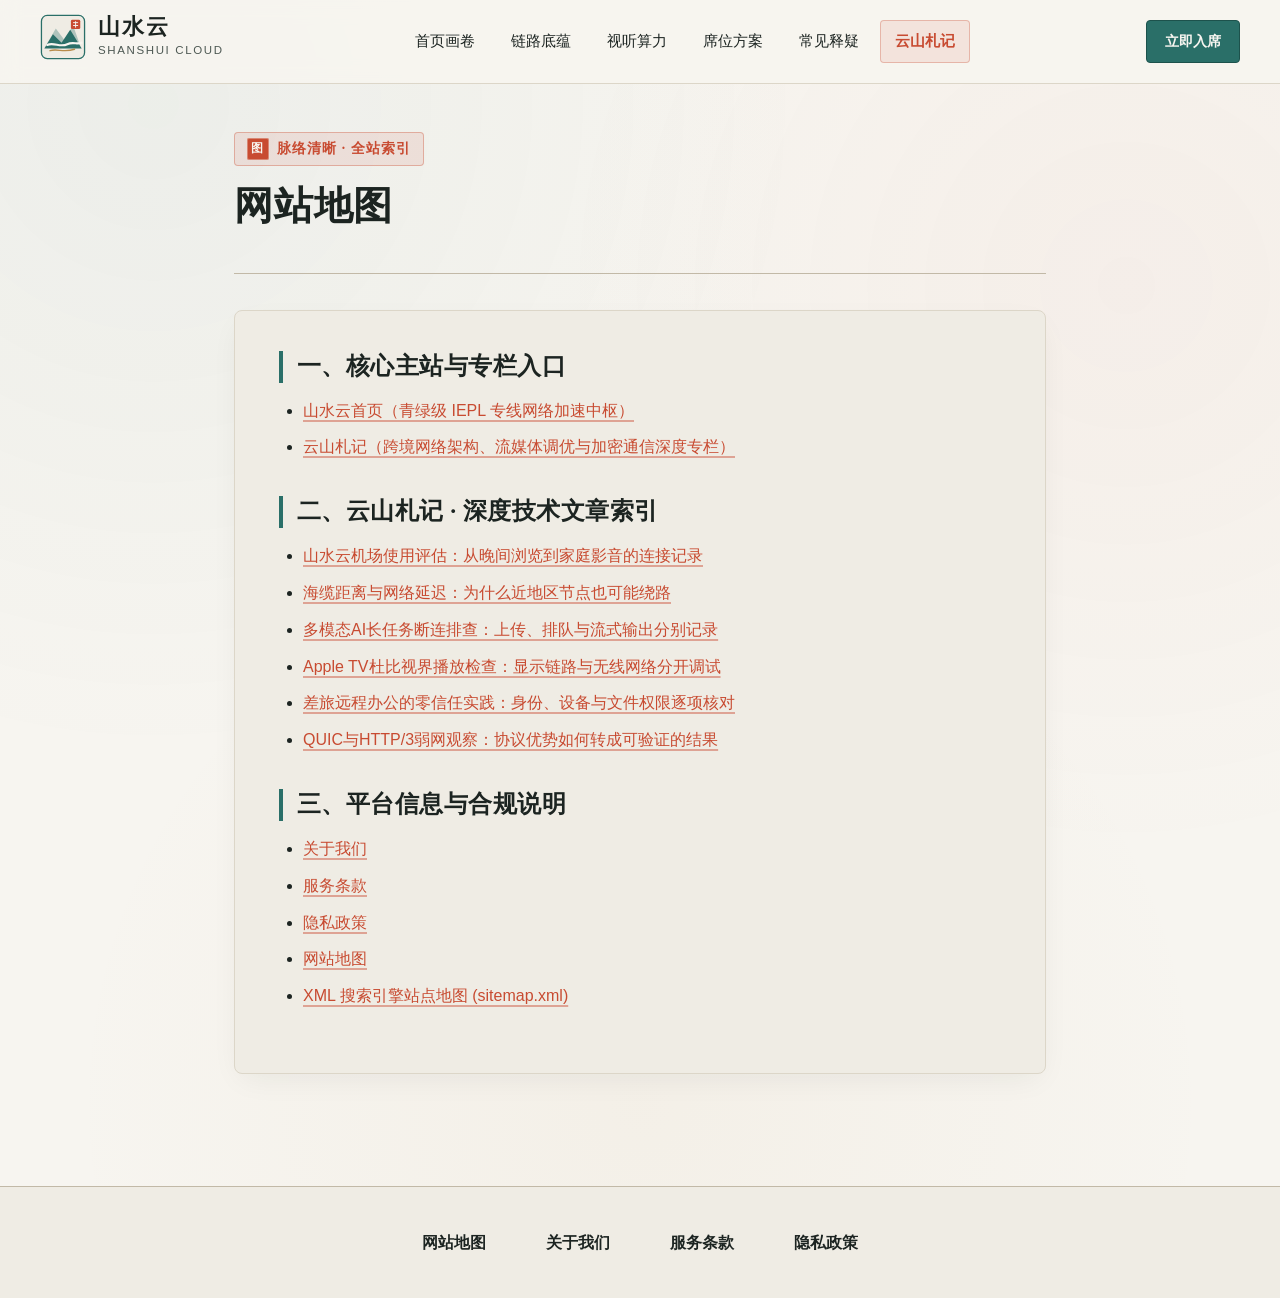
<file: sitemap.html>
<!DOCTYPE html>
<html lang="zh-CN">
<head>
  <meta charset="UTF-8">
  <meta name="viewport" content="width=device-width, initial-scale=1.0">
  <title>网站地图 - 山水云</title>
  <meta name="description" content="山水云品牌介绍页全站页面索引与云山札记技术专栏目录导航。">
  <link rel="canonical" href="https://shanshui-yun.buzz/sitemap.html">
  <meta property="og:title" content="网站地图 - 山水云">
  <meta property="og:description" content="山水云品牌介绍页全站页面索引与云山札记专栏导航。">
  <meta property="og:image" content="https://shanshui-yun.buzz/hero-shanshui-ink.svg">
  <meta property="og:url" content="https://shanshui-yun.buzz/sitemap.html">
  <meta property="og:type" content="website">
  <meta property="og:site_name" content="山水云">
  <link rel="stylesheet" href="style.css">
</head>
<body>

  <!-- Header & Global Navigation -->
  <header class="site-header">
    <div class="container header-inner">
      <div class="header-top-bar">
        <a href="index.html" class="brand-logo" aria-label="山水云首页">
          <svg viewBox="0 0 64 64" fill="none" xmlns="http://www.w3.org/2000/svg" role="img" aria-label="山水云青绿山水云章标志">
            <rect x="2" y="2" width="60" height="60" rx="8" fill="#EFECE4" stroke="#2A6F68" stroke-width="1.8"/>
            <path d="M8 44 L22 20 L34 36 L46 16 L56 44 Z" fill="#2A6F68" opacity="0.32"/>
            <path d="M6 48 L18 28 L30 40 L42 22 L58 48 Z" fill="#2A6F68"/>
            <path d="M10 43 C20 39, 28 47, 38 42 C46 38, 52 43, 58 40" stroke="#F7F5F0" stroke-width="3" stroke-linecap="round"/>
            <path d="M14 51 C24 48, 34 54, 48 49" stroke="#B88B4A" stroke-width="2" stroke-linecap="round"/>
            <rect x="43" y="8" width="13" height="13" rx="2" fill="#C84B31"/>
            <path d="M46 12 H53 M49.5 10 V19 M46 16 H53" stroke="#F7F5F0" stroke-width="1.3"/>
          </svg>
          <div class="brand-text-wrap">
            <span class="brand-name">山水云</span>
            <span class="brand-sub">SHANSHUI CLOUD</span>
          </div>
        </a>
      </div>

      <nav class="main-nav" aria-label="主导航菜单">
        <a href="index.html">首页画卷</a>
        <a href="index.html#advantages">链路底蕴</a>
        <a href="index.html#streaming-ai">视听算力</a>
        <a href="index.html#pricing">席位方案</a>
        <a href="index.html#faq">常见释疑</a>
        <a href="cloud-notes.html" class="nav-hub">云山札记</a>
      </nav>

      <a href="https://ww012.twilightaff.com/#/?code=A56DH1Af" class="header-cta" rel="nofollow" target="_blank">立即入席</a>
    </div>
  </header>

  <main class="article-container">
    <header class="article-header">
      <div class="seal-badge">
        <span class="seal-stamp">图</span>
        <span>脉络清晰 · 全站索引</span>
      </div>
      <h1>网站地图</h1>
    </header>

    <div class="article-body">
      <h2>一、核心主站与专栏入口</h2>
      <ul>
        <li><a href="index.html">山水云首页（青绿级 IEPL 专线网络加速中枢）</a></li>
        <li><a href="cloud-notes.html">云山札记（跨境网络架构、流媒体调优与加密通信深度专栏）</a></li>
      </ul>

      <h2>二、云山札记 · 深度技术文章索引</h2>
      <ul>
        <li><a href="shanshui-backbone-review.html">山水云机场使用评估：从晚间浏览到家庭影音的连接记录</a></li>
        <li><a href="subsea-optical-routing-guide.html">海缆距离与网络延迟：为什么近地区节点也可能绕路</a></li>
        <li><a href="multimodal-llm-streaming-stability.html">多模态AI长任务断连排查：上传、排队与流式输出分别记录</a></li>
        <li><a href="uhd-dolby-vision-network-tuning.html">Apple TV杜比视界播放检查：显示链路与无线网络分开调试</a></li>
        <li><a href="zero-trust-remote-work-encryption.html">差旅远程办公的零信任实践：身份、设备与文件权限逐项核对</a></li>
        <li><a href="quic-http3-weak-network-performance.html">QUIC与HTTP/3弱网观察：协议优势如何转成可验证的结果</a></li>
      </ul>

      <h2>三、平台信息与合规说明</h2>
      <ul>
        <li><a href="about.html">关于我们</a></li>
        <li><a href="terms.html">服务条款</a></li>
        <li><a href="privacy.html">隐私政策</a></li>
        <li><a href="sitemap.html">网站地图</a></li>
        <li><a href="sitemap.xml">XML 搜索引擎站点地图 (sitemap.xml)</a></li>
      </ul>
    </div>
  </main>

  <!-- Footer -->
  <footer class="site-footer">
    <div class="container">
      <nav class="footer-nav" aria-label="页脚合规导航">
        <a href="sitemap.html">网站地图</a>
        <a href="about.html">关于我们</a>
        <a href="terms.html">服务条款</a>
        <a href="privacy.html">隐私政策</a>
      </nav>
    </div>
  </footer>

</body>
</html>
</file>
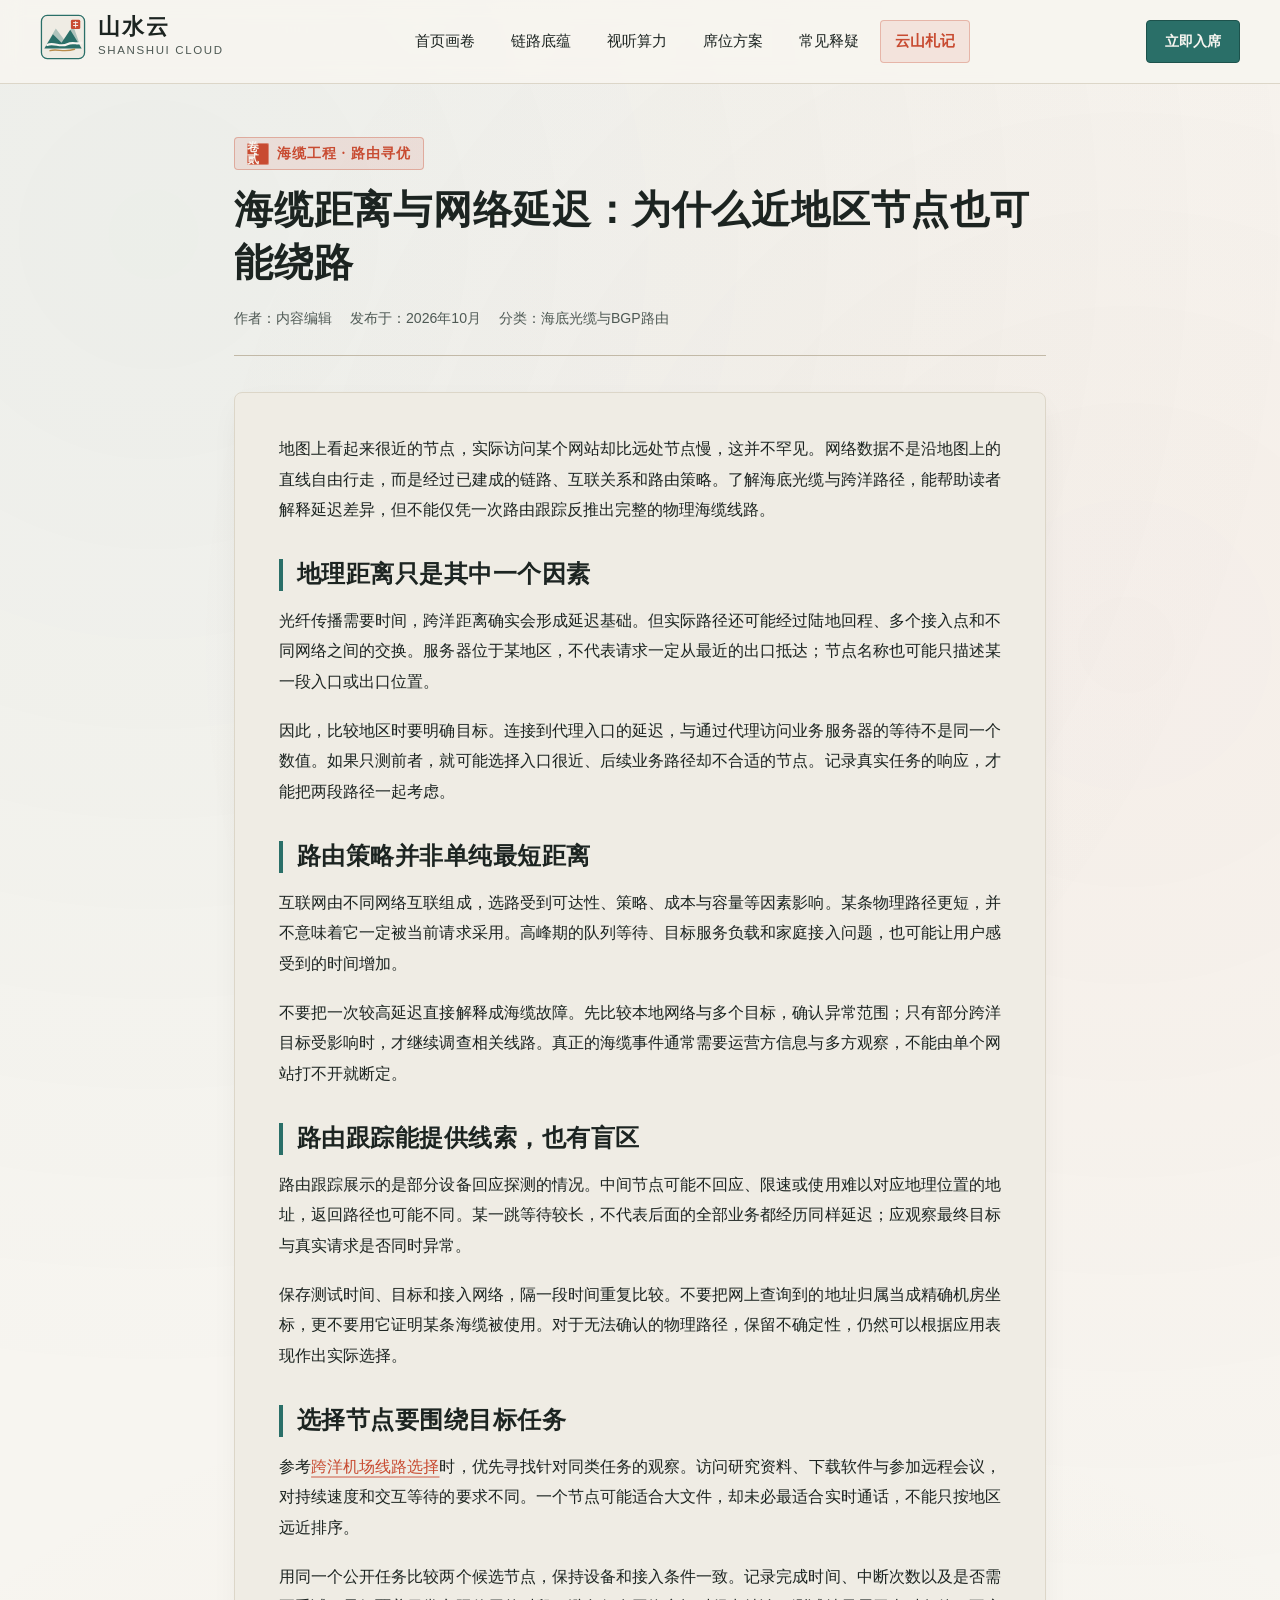
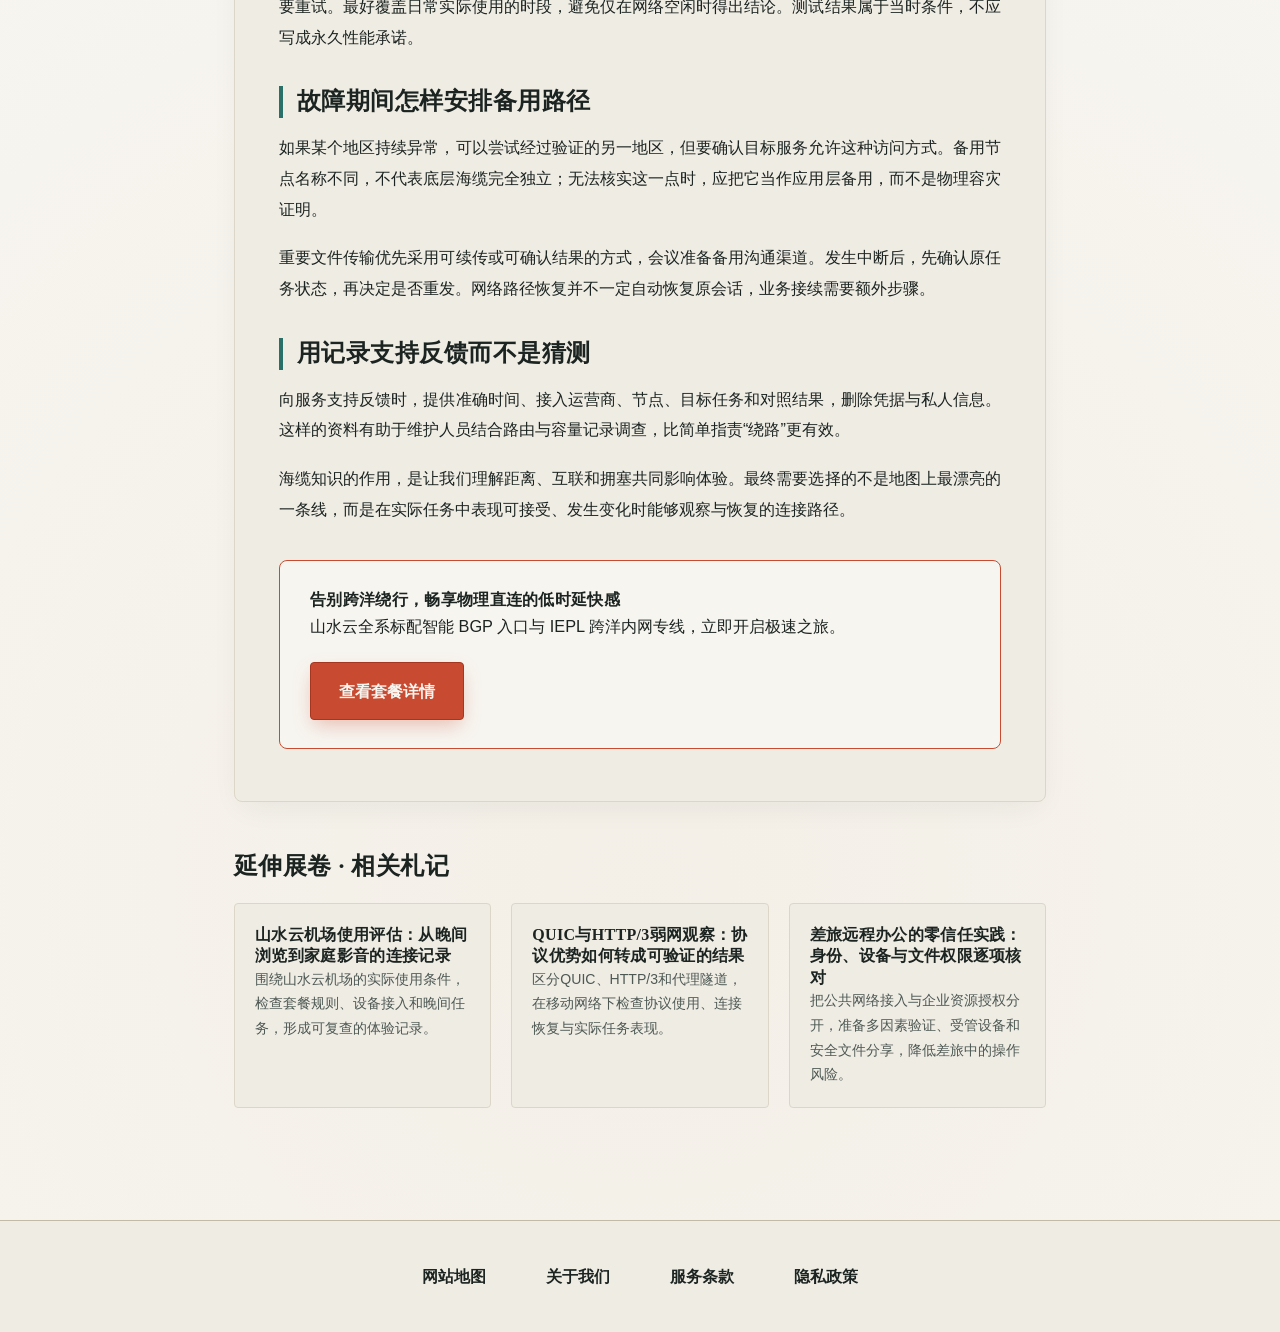
<file: subsea-optical-routing-guide.html>
<!DOCTYPE html>
<html lang="zh-CN">
<head>
  <meta charset="UTF-8">
  <meta name="viewport" content="width=device-width, initial-scale=1.0">
  <title>海缆距离与网络延迟：为什么近地区节点也可能绕路｜山水云</title>
  <meta name="description" content="用路径、互联策略和拥塞解释跨洋访问等待，整理普通用户可观察的线索与无法确认的边界。">
  <meta name="keywords" content="跨洋海缆路由,BGP路由寻优,网络延迟优化,海底光缆拓扑,国际出口拥塞,直连路由识别">
  <link rel="canonical" href="https://shanshui-yun.buzz/subsea-optical-routing-guide.html">
  <meta property="og:title" content="海缆距离与网络延迟：为什么近地区节点也可能绕路｜山水云">
  <meta property="og:description" content="用路径、互联策略和拥塞解释跨洋访问等待，整理普通用户可观察的线索与无法确认的边界。">
  <meta property="og:image" content="https://shanshui-yun.buzz/hero-shanshui-ink.svg">
  <meta property="og:url" content="https://shanshui-yun.buzz/subsea-optical-routing-guide.html">
  <meta property="og:type" content="article">
  <meta property="og:site_name" content="山水云">
  <link rel="stylesheet" href="style.css">
</head>
<body>

  <!-- Header & Global Navigation -->
  <header class="site-header">
    <div class="container header-inner">
      <div class="header-top-bar">
        <a href="index.html" class="brand-logo" aria-label="山水云首页">
          <svg viewBox="0 0 64 64" fill="none" xmlns="http://www.w3.org/2000/svg" role="img" aria-label="山水云青绿山水云章标志">
            <rect x="2" y="2" width="60" height="60" rx="8" fill="#EFECE4" stroke="#2A6F68" stroke-width="1.8"/>
            <path d="M8 44 L22 20 L34 36 L46 16 L56 44 Z" fill="#2A6F68" opacity="0.32"/>
            <path d="M6 48 L18 28 L30 40 L42 22 L58 48 Z" fill="#2A6F68"/>
            <path d="M10 43 C20 39, 28 47, 38 42 C46 38, 52 43, 58 40" stroke="#F7F5F0" stroke-width="3" stroke-linecap="round"/>
            <path d="M14 51 C24 48, 34 54, 48 49" stroke="#B88B4A" stroke-width="2" stroke-linecap="round"/>
            <rect x="43" y="8" width="13" height="13" rx="2" fill="#C84B31"/>
            <path d="M46 12 H53 M49.5 10 V19 M46 16 H53" stroke="#F7F5F0" stroke-width="1.3"/>
          </svg>
          <div class="brand-text-wrap">
            <span class="brand-name">山水云</span>
            <span class="brand-sub">SHANSHUI CLOUD</span>
          </div>
        </a>
      </div>

      <nav class="main-nav" aria-label="主导航菜单">
        <a href="index.html">首页画卷</a>
        <a href="index.html#advantages">链路底蕴</a>
        <a href="index.html#streaming-ai">视听算力</a>
        <a href="index.html#pricing">席位方案</a>
        <a href="index.html#faq">常见释疑</a>
        <a href="cloud-notes.html" class="nav-hub active">云山札记</a>
      </nav>

      <a href="https://ww012.twilightaff.com/#/?code=A56DH1Af" class="header-cta" rel="nofollow" target="_blank">立即入席</a>
    </div>
  </header>

  <main class="article-container">
    <header class="article-header">
      <div class="seal-badge">
        <span class="seal-stamp">卷贰</span>
        <span>海缆工程 · 路由寻优</span>
      </div>
      <h1>海缆距离与网络延迟：为什么近地区节点也可能绕路</h1>
      <div class="article-byline">
        <span>作者：内容编辑</span>
        <span>发布于：2026年10月</span>
        <span>分类：海底光缆与BGP路由</span>
      </div>
    </header>

    <article class="article-body">
<p>地图上看起来很近的节点，实际访问某个网站却比远处节点慢，这并不罕见。网络数据不是沿地图上的直线自由行走，而是经过已建成的链路、互联关系和路由策略。了解海底光缆与跨洋路径，能帮助读者解释延迟差异，但不能仅凭一次路由跟踪反推出完整的物理海缆线路。</p>
<h2>地理距离只是其中一个因素</h2>
<p>光纤传播需要时间，跨洋距离确实会形成延迟基础。但实际路径还可能经过陆地回程、多个接入点和不同网络之间的交换。服务器位于某地区，不代表请求一定从最近的出口抵达；节点名称也可能只描述某一段入口或出口位置。</p>
<p>因此，比较地区时要明确目标。连接到代理入口的延迟，与通过代理访问业务服务器的等待不是同一个数值。如果只测前者，就可能选择入口很近、后续业务路径却不合适的节点。记录真实任务的响应，才能把两段路径一起考虑。</p>
<h2>路由策略并非单纯最短距离</h2>
<p>互联网由不同网络互联组成，选路受到可达性、策略、成本与容量等因素影响。某条物理路径更短，并不意味着它一定被当前请求采用。高峰期的队列等待、目标服务负载和家庭接入问题，也可能让用户感受到的时间增加。</p>
<p>不要把一次较高延迟直接解释成海缆故障。先比较本地网络与多个目标，确认异常范围；只有部分跨洋目标受影响时，才继续调查相关线路。真正的海缆事件通常需要运营方信息与多方观察，不能由单个网站打不开就断定。</p>
<h2>路由跟踪能提供线索，也有盲区</h2>
<p>路由跟踪展示的是部分设备回应探测的情况。中间节点可能不回应、限速或使用难以对应地理位置的地址，返回路径也可能不同。某一跳等待较长，不代表后面的全部业务都经历同样延迟；应观察最终目标与真实请求是否同时异常。</p>
<p>保存测试时间、目标和接入网络，隔一段时间重复比较。不要把网上查询到的地址归属当成精确机房坐标，更不要用它证明某条海缆被使用。对于无法确认的物理路径，保留不确定性，仍然可以根据应用表现作出实际选择。</p>
<h2>选择节点要围绕目标任务</h2>
<p>参考<a href="https://jichangtuijan.top/">跨洋机场线路选择</a>时，优先寻找针对同类任务的观察。访问研究资料、下载软件与参加远程会议，对持续速度和交互等待的要求不同。一个节点可能适合大文件，却未必最适合实时通话，不能只按地区远近排序。</p>
<p>用同一个公开任务比较两个候选节点，保持设备和接入条件一致。记录完成时间、中断次数以及是否需要重试。最好覆盖日常实际使用的时段，避免仅在网络空闲时得出结论。测试结果属于当时条件，不应写成永久性能承诺。</p>
<h2>故障期间怎样安排备用路径</h2>
<p>如果某个地区持续异常，可以尝试经过验证的另一地区，但要确认目标服务允许这种访问方式。备用节点名称不同，不代表底层海缆完全独立；无法核实这一点时，应把它当作应用层备用，而不是物理容灾证明。</p>
<p>重要文件传输优先采用可续传或可确认结果的方式，会议准备备用沟通渠道。发生中断后，先确认原任务状态，再决定是否重发。网络路径恢复并不一定自动恢复原会话，业务接续需要额外步骤。</p>
<h2>用记录支持反馈而不是猜测</h2>
<p>向服务支持反馈时，提供准确时间、接入运营商、节点、目标任务和对照结果，删除凭据与私人信息。这样的资料有助于维护人员结合路由与容量记录调查，比简单指责“绕路”更有效。</p>
<p>海缆知识的作用，是让我们理解距离、互联和拥塞共同影响体验。最终需要选择的不是地图上最漂亮的一条线，而是在实际任务中表现可接受、发生变化时能够观察与恢复的连接路径。</p>
<div class="article-cta-box">
        <div>
          <h4>告别跨洋绕行，畅享物理直连的低时延快感</h4>
          <p style="margin-bottom: 0;">山水云全系标配智能 BGP 入口与 IEPL 跨洋内网专线，立即开启极速之旅。</p>
        </div>
        <a href="https://ww012.twilightaff.com/#/?code=A56DH1Af" class="btn-primary" rel="nofollow" target="_blank">查看套餐详情</a>
      </div>
    </article>

    <section class="related-section">
      <h2>延伸展卷 · 相关札记</h2>
      <div class="related-grid">
        <div class="related-card">
          <h4>山水云机场使用评估：从晚间浏览到家庭影音的连接记录</h4>
          <p style="font-size: 0.88rem; color: var(--ink-secondary);">围绕山水云机场的实际使用条件，检查套餐规则、设备接入和晚间任务，形成可复查的体验记录。</p>
        </div>
        <div class="related-card">
          <h4>QUIC与HTTP/3弱网观察：协议优势如何转成可验证的结果</h4>
          <p style="font-size: 0.88rem; color: var(--ink-secondary);">区分QUIC、HTTP/3和代理隧道，在移动网络下检查协议使用、连接恢复与实际任务表现。</p>
        </div>
        <div class="related-card">
          <h4>差旅远程办公的零信任实践：身份、设备与文件权限逐项核对</h4>
          <p style="font-size: 0.88rem; color: var(--ink-secondary);">把公共网络接入与企业资源授权分开，准备多因素验证、受管设备和安全文件分享，降低差旅中的操作风险。</p>
        </div>
      </div>
    </section>
  </main>

  <!-- Footer -->
  <footer class="site-footer">
    <div class="container">
      <nav class="footer-nav" aria-label="页脚合规导航">
        <a href="sitemap.html">网站地图</a>
        <a href="about.html">关于我们</a>
        <a href="terms.html">服务条款</a>
        <a href="privacy.html">隐私政策</a>
      </nav>
    </div>
  </footer>

</body>
</html>
</file>
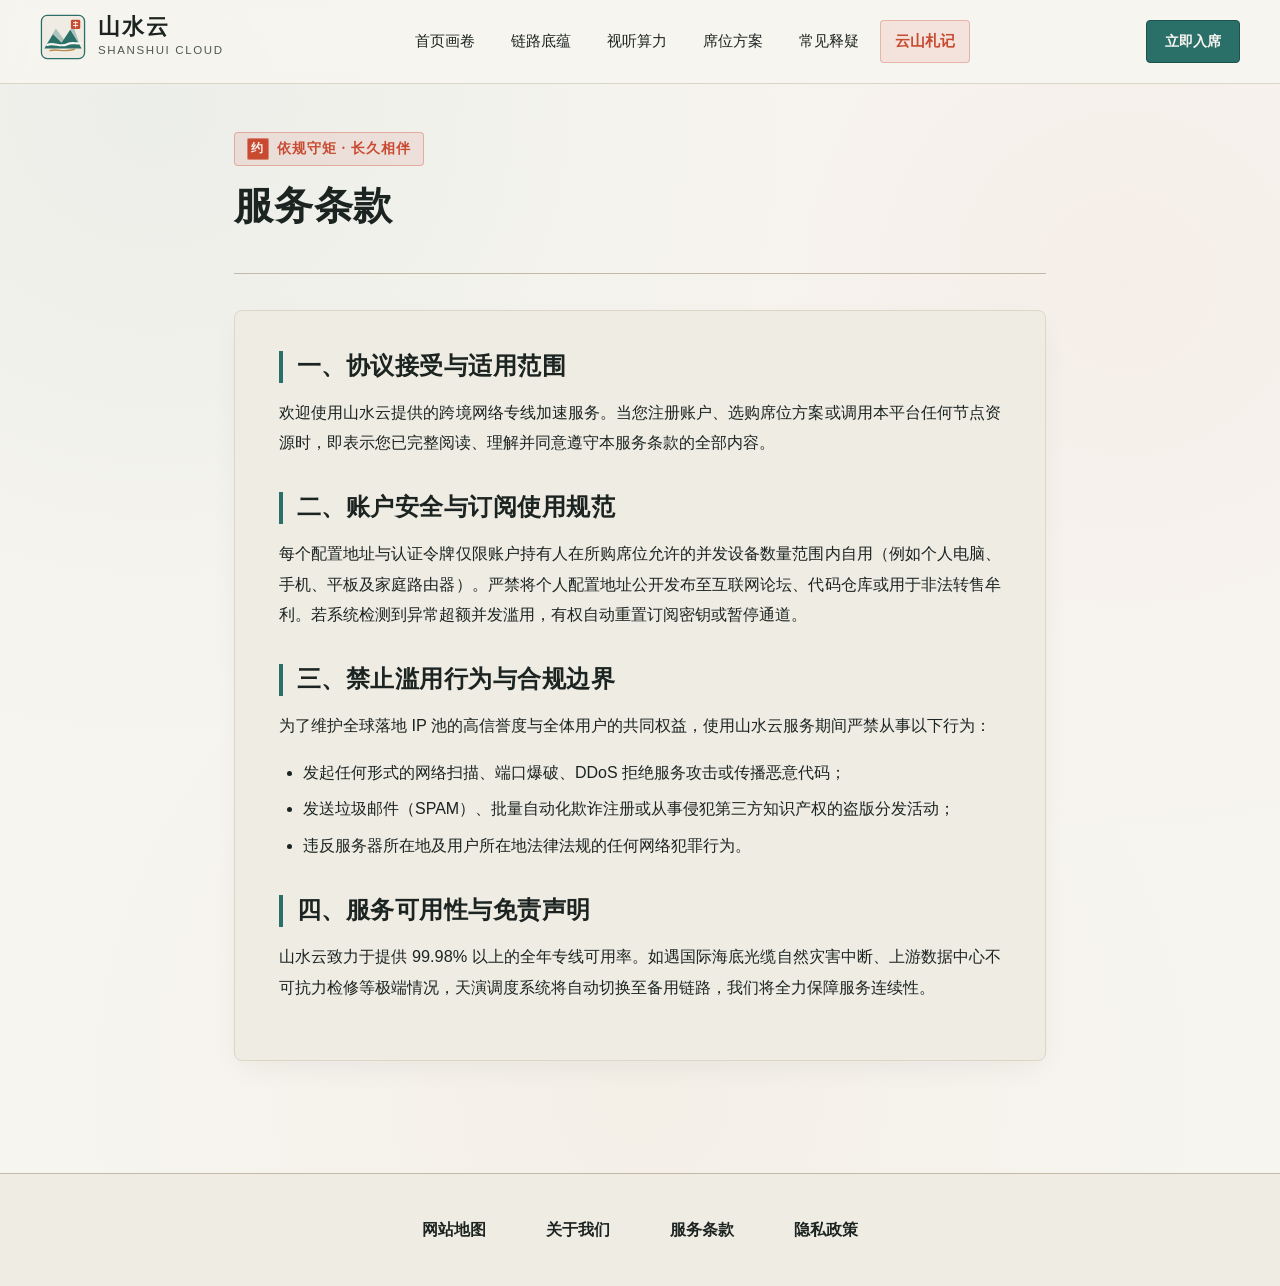
<file: terms.html>
<!DOCTYPE html>
<html lang="zh-CN">
<head>
  <meta charset="UTF-8">
  <meta name="viewport" content="width=device-width, initial-scale=1.0">
  <title>服务条款 - 山水云</title>
  <meta name="description" content="山水云网络加速服务条款、合规使用准则、账户安全规范与服务质量保障说明。">
  <link rel="canonical" href="https://shanshui-yun.buzz/terms.html">
  <meta property="og:title" content="服务条款 - 山水云">
  <meta property="og:description" content="山水云网络加速服务条款与合规使用准则。">
  <meta property="og:image" content="https://shanshui-yun.buzz/hero-shanshui-ink.svg">
  <meta property="og:url" content="https://shanshui-yun.buzz/terms.html">
  <meta property="og:type" content="website">
  <meta property="og:site_name" content="山水云">
  <link rel="stylesheet" href="style.css">
</head>
<body>

  <!-- Header & Global Navigation -->
  <header class="site-header">
    <div class="container header-inner">
      <div class="header-top-bar">
        <a href="index.html" class="brand-logo" aria-label="山水云首页">
          <svg viewBox="0 0 64 64" fill="none" xmlns="http://www.w3.org/2000/svg" role="img" aria-label="山水云青绿山水云章标志">
            <rect x="2" y="2" width="60" height="60" rx="8" fill="#EFECE4" stroke="#2A6F68" stroke-width="1.8"/>
            <path d="M8 44 L22 20 L34 36 L46 16 L56 44 Z" fill="#2A6F68" opacity="0.32"/>
            <path d="M6 48 L18 28 L30 40 L42 22 L58 48 Z" fill="#2A6F68"/>
            <path d="M10 43 C20 39, 28 47, 38 42 C46 38, 52 43, 58 40" stroke="#F7F5F0" stroke-width="3" stroke-linecap="round"/>
            <path d="M14 51 C24 48, 34 54, 48 49" stroke="#B88B4A" stroke-width="2" stroke-linecap="round"/>
            <rect x="43" y="8" width="13" height="13" rx="2" fill="#C84B31"/>
            <path d="M46 12 H53 M49.5 10 V19 M46 16 H53" stroke="#F7F5F0" stroke-width="1.3"/>
          </svg>
          <div class="brand-text-wrap">
            <span class="brand-name">山水云</span>
            <span class="brand-sub">SHANSHUI CLOUD</span>
          </div>
        </a>
      </div>

      <nav class="main-nav" aria-label="主导航菜单">
        <a href="index.html">首页画卷</a>
        <a href="index.html#advantages">链路底蕴</a>
        <a href="index.html#streaming-ai">视听算力</a>
        <a href="index.html#pricing">席位方案</a>
        <a href="index.html#faq">常见释疑</a>
        <a href="cloud-notes.html" class="nav-hub">云山札记</a>
      </nav>

      <a href="https://ww012.twilightaff.com/#/?code=A56DH1Af" class="header-cta" rel="nofollow" target="_blank">立即入席</a>
    </div>
  </header>

  <main class="article-container">
    <header class="article-header">
      <div class="seal-badge">
        <span class="seal-stamp">约</span>
        <span>依规守矩 · 长久相伴</span>
      </div>
      <h1>服务条款</h1>
    </header>

    <div class="article-body">
      <h2>一、协议接受与适用范围</h2>
      <p>
        欢迎使用山水云提供的跨境网络专线加速服务。当您注册账户、选购席位方案或调用本平台任何节点资源时，即表示您已完整阅读、理解并同意遵守本服务条款的全部内容。
      </p>

      <h2>二、账户安全与订阅使用规范</h2>
      <p>
        每个配置地址与认证令牌仅限账户持有人在所购席位允许的并发设备数量范围内自用（例如个人电脑、手机、平板及家庭路由器）。严禁将个人配置地址公开发布至互联网论坛、代码仓库或用于非法转售牟利。若系统检测到异常超额并发滥用，有权自动重置订阅密钥或暂停通道。
      </p>

      <h2>三、禁止滥用行为与合规边界</h2>
      <p>
        为了维护全球落地 IP 池的高信誉度与全体用户的共同权益，使用山水云服务期间严禁从事以下行为：
      </p>
      <ul>
        <li>发起任何形式的网络扫描、端口爆破、DDoS 拒绝服务攻击或传播恶意代码；</li>
        <li>发送垃圾邮件（SPAM）、批量自动化欺诈注册或从事侵犯第三方知识产权的盗版分发活动；</li>
        <li>违反服务器所在地及用户所在地法律法规的任何网络犯罪行为。</li>
      </ul>

      <h2>四、服务可用性与免责声明</h2>
      <p>
        山水云致力于提供 99.98% 以上的全年专线可用率。如遇国际海底光缆自然灾害中断、上游数据中心不可抗力检修等极端情况，天演调度系统将自动切换至备用链路，我们将全力保障服务连续性。
      </p>
    </div>
  </main>

  <!-- Footer -->
  <footer class="site-footer">
    <div class="container">
      <nav class="footer-nav" aria-label="页脚合规导航">
        <a href="sitemap.html">网站地图</a>
        <a href="about.html">关于我们</a>
        <a href="terms.html">服务条款</a>
        <a href="privacy.html">隐私政策</a>
      </nav>
    </div>
  </footer>

</body>
</html>
</file>
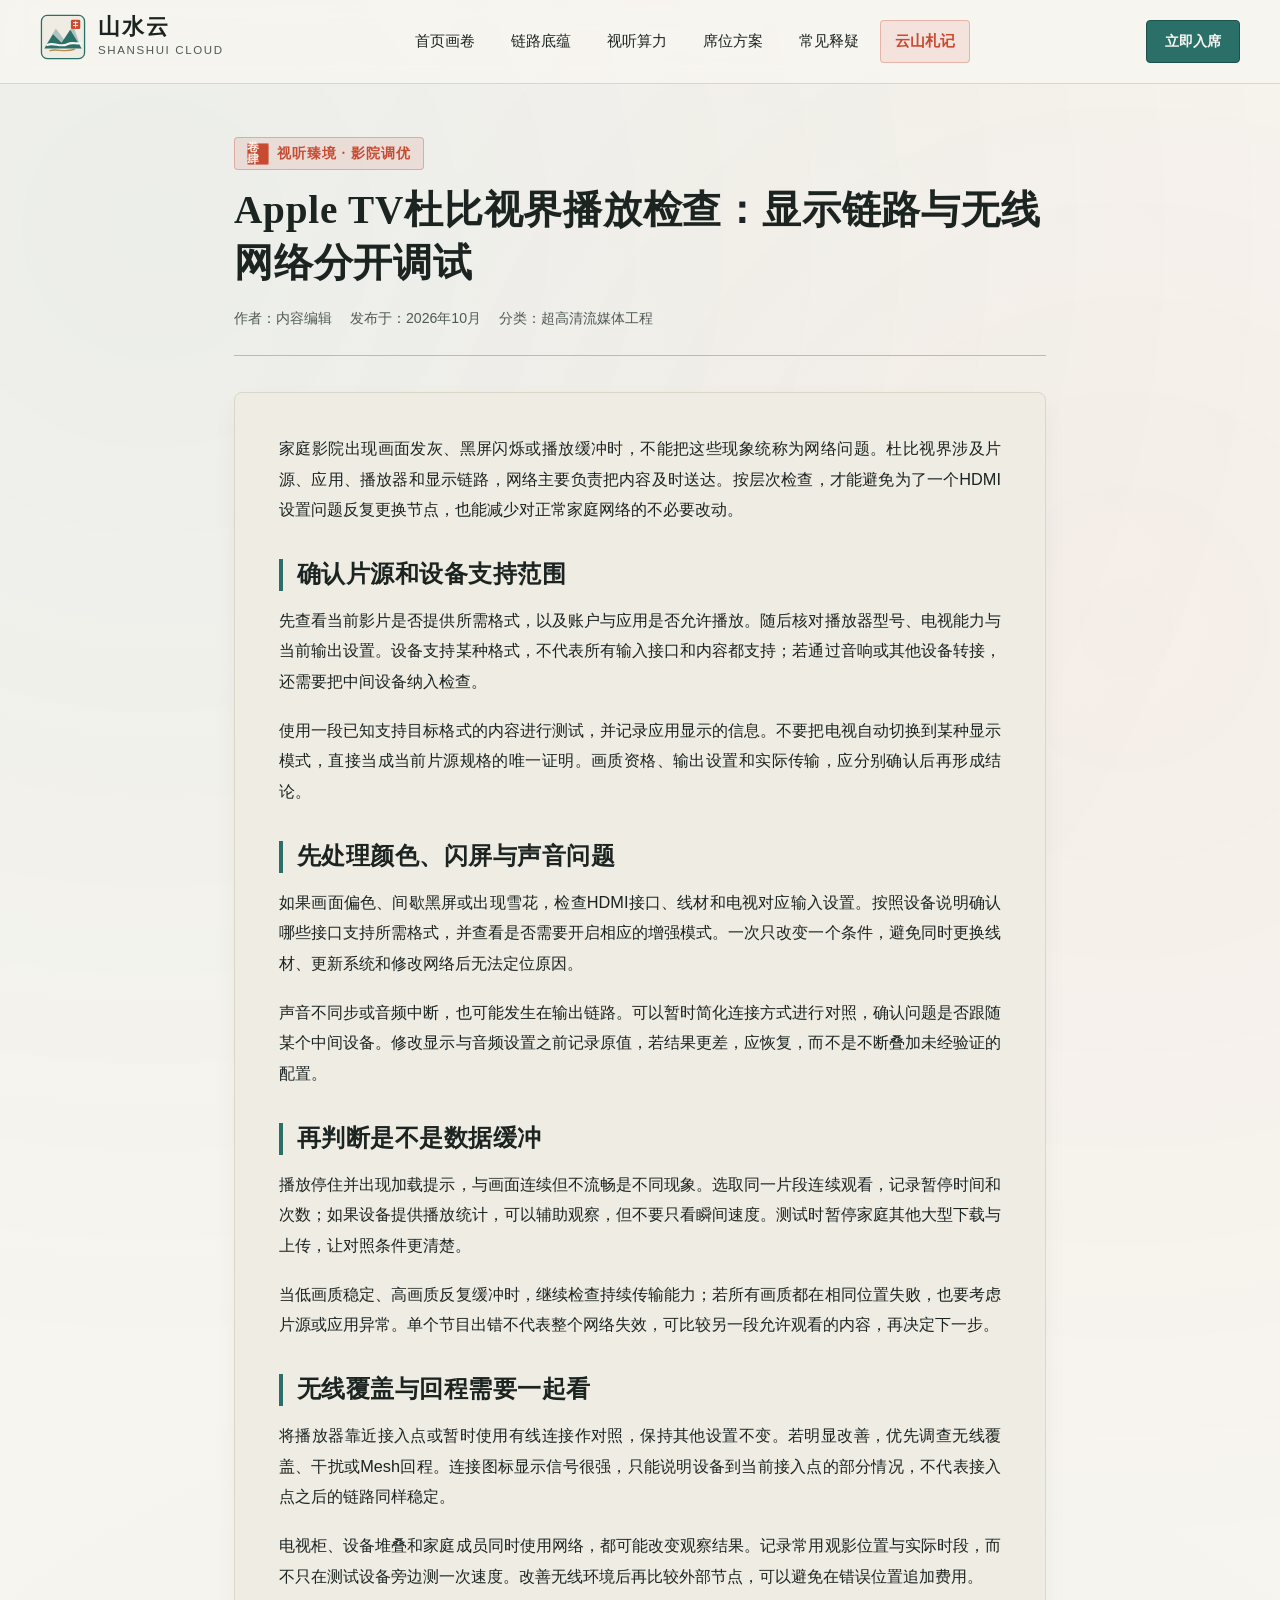
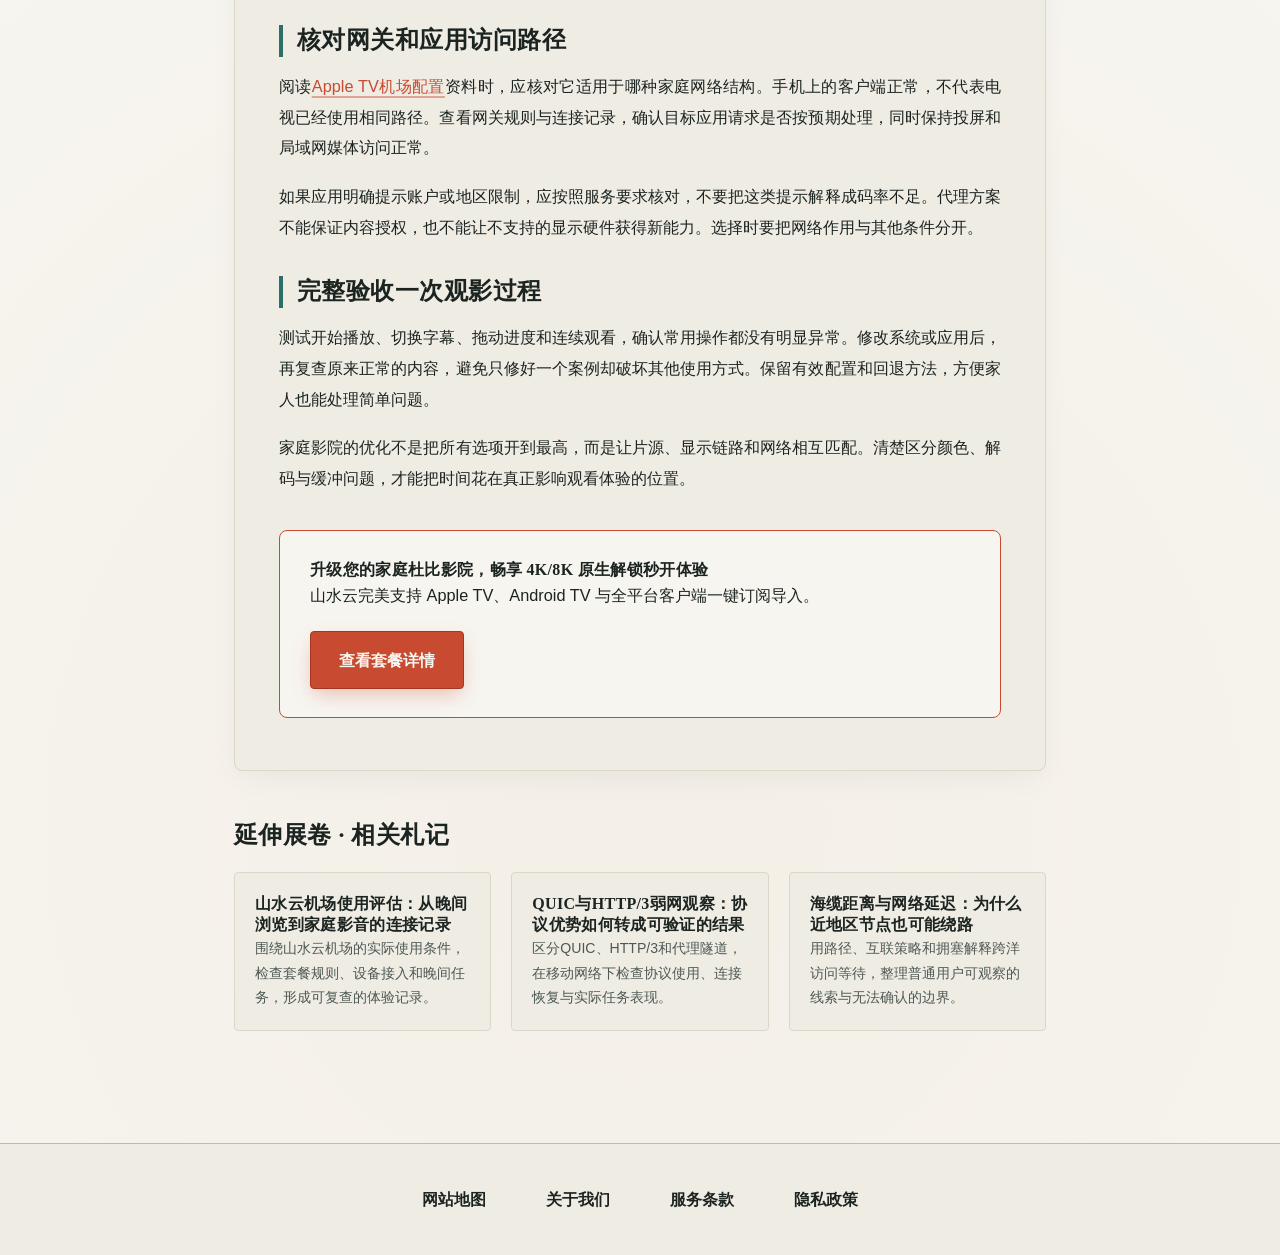
<file: uhd-dolby-vision-network-tuning.html>
<!DOCTYPE html>
<html lang="zh-CN">
<head>
  <meta charset="UTF-8">
  <meta name="viewport" content="width=device-width, initial-scale=1.0">
  <title>Apple TV杜比视界播放检查：显示链路与无线网络分开调试｜山水云</title>
  <meta name="description" content="按片源、设备、HDMI和网络四个层次检查家庭影院，区分颜色异常、掉帧与缓冲，避免无效改网。">
  <meta name="keywords" content="Apple TV网络调优,4K杜比视界秒开,Netflix流媒体解锁,Disney+加速,家庭影院软路由,CDN边缘节点">
  <link rel="canonical" href="https://shanshui-yun.buzz/uhd-dolby-vision-network-tuning.html">
  <meta property="og:title" content="Apple TV杜比视界播放检查：显示链路与无线网络分开调试｜山水云">
  <meta property="og:description" content="按片源、设备、HDMI和网络四个层次检查家庭影院，区分颜色异常、掉帧与缓冲，避免无效改网。">
  <meta property="og:image" content="https://shanshui-yun.buzz/hero-shanshui-ink.svg">
  <meta property="og:url" content="https://shanshui-yun.buzz/uhd-dolby-vision-network-tuning.html">
  <meta property="og:type" content="article">
  <meta property="og:site_name" content="山水云">
  <link rel="stylesheet" href="style.css">
</head>
<body>

  <!-- Header & Global Navigation -->
  <header class="site-header">
    <div class="container header-inner">
      <div class="header-top-bar">
        <a href="index.html" class="brand-logo" aria-label="山水云首页">
          <svg viewBox="0 0 64 64" fill="none" xmlns="http://www.w3.org/2000/svg" role="img" aria-label="山水云青绿山水云章标志">
            <rect x="2" y="2" width="60" height="60" rx="8" fill="#EFECE4" stroke="#2A6F68" stroke-width="1.8"/>
            <path d="M8 44 L22 20 L34 36 L46 16 L56 44 Z" fill="#2A6F68" opacity="0.32"/>
            <path d="M6 48 L18 28 L30 40 L42 22 L58 48 Z" fill="#2A6F68"/>
            <path d="M10 43 C20 39, 28 47, 38 42 C46 38, 52 43, 58 40" stroke="#F7F5F0" stroke-width="3" stroke-linecap="round"/>
            <path d="M14 51 C24 48, 34 54, 48 49" stroke="#B88B4A" stroke-width="2" stroke-linecap="round"/>
            <rect x="43" y="8" width="13" height="13" rx="2" fill="#C84B31"/>
            <path d="M46 12 H53 M49.5 10 V19 M46 16 H53" stroke="#F7F5F0" stroke-width="1.3"/>
          </svg>
          <div class="brand-text-wrap">
            <span class="brand-name">山水云</span>
            <span class="brand-sub">SHANSHUI CLOUD</span>
          </div>
        </a>
      </div>

      <nav class="main-nav" aria-label="主导航菜单">
        <a href="index.html">首页画卷</a>
        <a href="index.html#advantages">链路底蕴</a>
        <a href="index.html#streaming-ai">视听算力</a>
        <a href="index.html#pricing">席位方案</a>
        <a href="index.html#faq">常见释疑</a>
        <a href="cloud-notes.html" class="nav-hub active">云山札记</a>
      </nav>

      <a href="https://ww012.twilightaff.com/#/?code=A56DH1Af" class="header-cta" rel="nofollow" target="_blank">立即入席</a>
    </div>
  </header>

  <main class="article-container">
    <header class="article-header">
      <div class="seal-badge">
        <span class="seal-stamp">卷肆</span>
        <span>视听臻境 · 影院调优</span>
      </div>
      <h1>Apple TV杜比视界播放检查：显示链路与无线网络分开调试</h1>
      <div class="article-byline">
        <span>作者：内容编辑</span>
        <span>发布于：2026年10月</span>
        <span>分类：超高清流媒体工程</span>
      </div>
    </header>

    <article class="article-body">
<p>家庭影院出现画面发灰、黑屏闪烁或播放缓冲时，不能把这些现象统称为网络问题。杜比视界涉及片源、应用、播放器和显示链路，网络主要负责把内容及时送达。按层次检查，才能避免为了一个HDMI设置问题反复更换节点，也能减少对正常家庭网络的不必要改动。</p>
<h2>确认片源和设备支持范围</h2>
<p>先查看当前影片是否提供所需格式，以及账户与应用是否允许播放。随后核对播放器型号、电视能力与当前输出设置。设备支持某种格式，不代表所有输入接口和内容都支持；若通过音响或其他设备转接，还需要把中间设备纳入检查。</p>
<p>使用一段已知支持目标格式的内容进行测试，并记录应用显示的信息。不要把电视自动切换到某种显示模式，直接当成当前片源规格的唯一证明。画质资格、输出设置和实际传输，应分别确认后再形成结论。</p>
<h2>先处理颜色、闪屏与声音问题</h2>
<p>如果画面偏色、间歇黑屏或出现雪花，检查HDMI接口、线材和电视对应输入设置。按照设备说明确认哪些接口支持所需格式，并查看是否需要开启相应的增强模式。一次只改变一个条件，避免同时更换线材、更新系统和修改网络后无法定位原因。</p>
<p>声音不同步或音频中断，也可能发生在输出链路。可以暂时简化连接方式进行对照，确认问题是否跟随某个中间设备。修改显示与音频设置之前记录原值，若结果更差，应恢复，而不是不断叠加未经验证的配置。</p>
<h2>再判断是不是数据缓冲</h2>
<p>播放停住并出现加载提示，与画面连续但不流畅是不同现象。选取同一片段连续观看，记录暂停时间和次数；如果设备提供播放统计，可以辅助观察，但不要只看瞬间速度。测试时暂停家庭其他大型下载与上传，让对照条件更清楚。</p>
<p>当低画质稳定、高画质反复缓冲时，继续检查持续传输能力；若所有画质都在相同位置失败，也要考虑片源或应用异常。单个节目出错不代表整个网络失效，可比较另一段允许观看的内容，再决定下一步。</p>
<h2>无线覆盖与回程需要一起看</h2>
<p>将播放器靠近接入点或暂时使用有线连接作对照，保持其他设置不变。若明显改善，优先调查无线覆盖、干扰或Mesh回程。连接图标显示信号很强，只能说明设备到当前接入点的部分情况，不代表接入点之后的链路同样稳定。</p>
<p>电视柜、设备堆叠和家庭成员同时使用网络，都可能改变观察结果。记录常用观影位置与实际时段，而不只在测试设备旁边测一次速度。改善无线环境后再比较外部节点，可以避免在错误位置追加费用。</p>
<h2>核对网关和应用访问路径</h2>
<p>阅读<a href="https://jichangtuijan.top/">Apple TV机场配置</a>资料时，应核对它适用于哪种家庭网络结构。手机上的客户端正常，不代表电视已经使用相同路径。查看网关规则与连接记录，确认目标应用请求是否按预期处理，同时保持投屏和局域网媒体访问正常。</p>
<p>如果应用明确提示账户或地区限制，应按照服务要求核对，不要把这类提示解释成码率不足。代理方案不能保证内容授权，也不能让不支持的显示硬件获得新能力。选择时要把网络作用与其他条件分开。</p>
<h2>完整验收一次观影过程</h2>
<p>测试开始播放、切换字幕、拖动进度和连续观看，确认常用操作都没有明显异常。修改系统或应用后，再复查原来正常的内容，避免只修好一个案例却破坏其他使用方式。保留有效配置和回退方法，方便家人也能处理简单问题。</p>
<p>家庭影院的优化不是把所有选项开到最高，而是让片源、显示链路和网络相互匹配。清楚区分颜色、解码与缓冲问题，才能把时间花在真正影响观看体验的位置。</p>
<div class="article-cta-box">
        <div>
          <h4>升级您的家庭杜比影院，畅享 4K/8K 原生解锁秒开体验</h4>
          <p style="margin-bottom: 0;">山水云完美支持 Apple TV、Android TV 与全平台客户端一键订阅导入。</p>
        </div>
        <a href="https://ww012.twilightaff.com/#/?code=A56DH1Af" class="btn-primary" rel="nofollow" target="_blank">查看套餐详情</a>
      </div>
    </article>

    <section class="related-section">
      <h2>延伸展卷 · 相关札记</h2>
      <div class="related-grid">
        <div class="related-card">
          <h4>山水云机场使用评估：从晚间浏览到家庭影音的连接记录</h4>
          <p style="font-size: 0.88rem; color: var(--ink-secondary);">围绕山水云机场的实际使用条件，检查套餐规则、设备接入和晚间任务，形成可复查的体验记录。</p>
        </div>
        <div class="related-card">
          <h4>QUIC与HTTP/3弱网观察：协议优势如何转成可验证的结果</h4>
          <p style="font-size: 0.88rem; color: var(--ink-secondary);">区分QUIC、HTTP/3和代理隧道，在移动网络下检查协议使用、连接恢复与实际任务表现。</p>
        </div>
        <div class="related-card">
          <h4>海缆距离与网络延迟：为什么近地区节点也可能绕路</h4>
          <p style="font-size: 0.88rem; color: var(--ink-secondary);">用路径、互联策略和拥塞解释跨洋访问等待，整理普通用户可观察的线索与无法确认的边界。</p>
        </div>
      </div>
    </section>
  </main>

  <!-- Footer -->
  <footer class="site-footer">
    <div class="container">
      <nav class="footer-nav" aria-label="页脚合规导航">
        <a href="sitemap.html">网站地图</a>
        <a href="about.html">关于我们</a>
        <a href="terms.html">服务条款</a>
        <a href="privacy.html">隐私政策</a>
      </nav>
    </div>
  </footer>

</body>
</html>
</file>
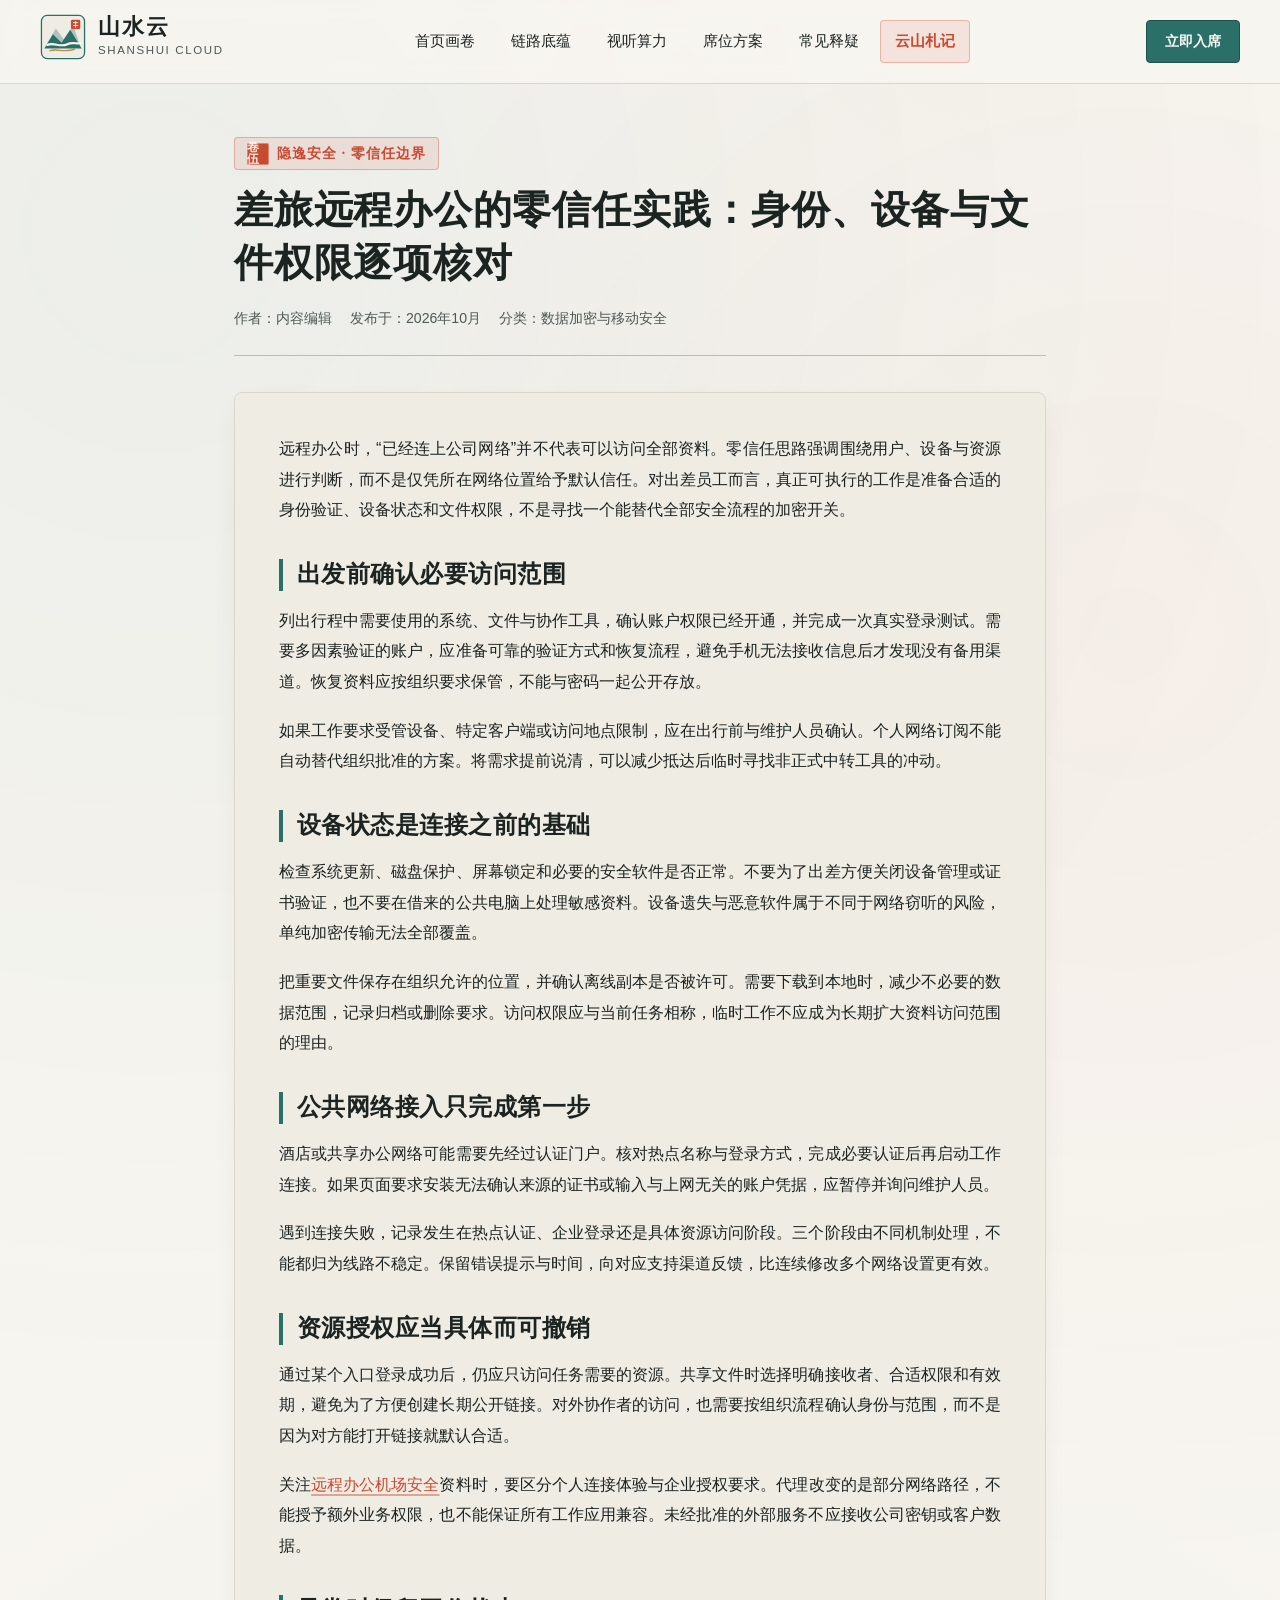
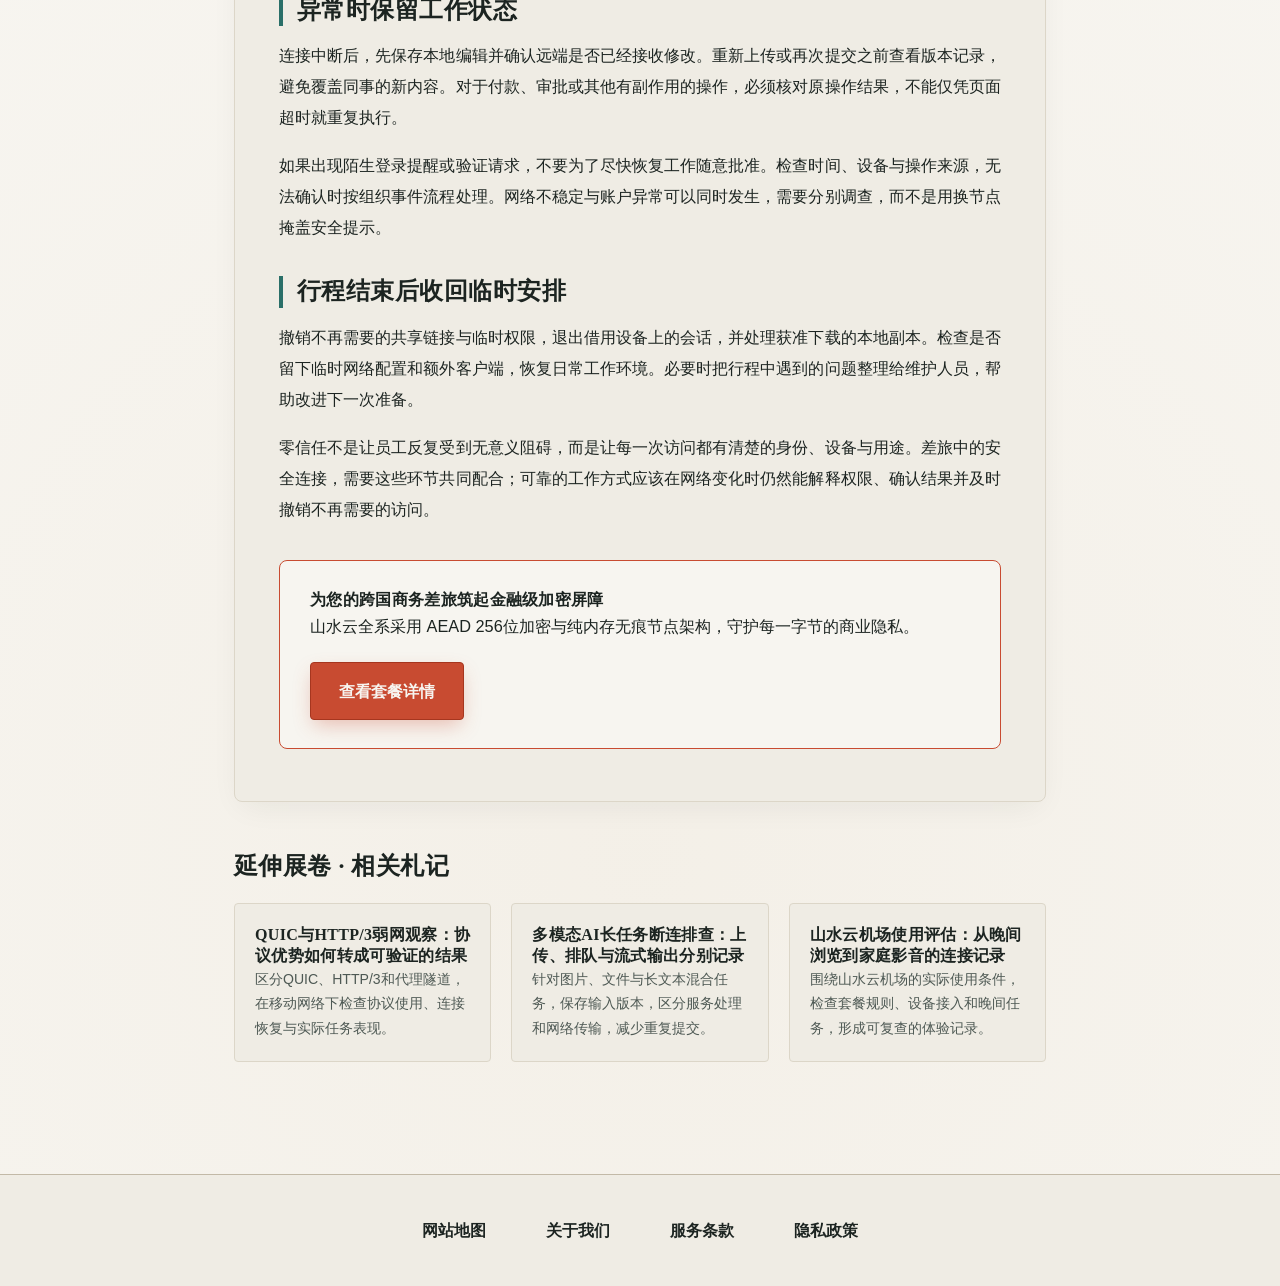
<file: zero-trust-remote-work-encryption.html>
<!DOCTYPE html>
<html lang="zh-CN">
<head>
  <meta charset="UTF-8">
  <meta name="viewport" content="width=device-width, initial-scale=1.0">
  <title>差旅远程办公的零信任实践：身份、设备与文件权限逐项核对｜山水云</title>
  <meta name="description" content="把公共网络接入与企业资源授权分开，准备多因素验证、受管设备和安全文件分享，降低差旅中的操作风险。">
  <meta name="keywords" content="远程办公安全,零信任网络,公共Wi-Fi加密,AEAD加密隧道,防DNS泄漏,商务差旅网络安全">
  <link rel="canonical" href="https://shanshui-yun.buzz/zero-trust-remote-work-encryption.html">
  <meta property="og:title" content="差旅远程办公的零信任实践：身份、设备与文件权限逐项核对｜山水云">
  <meta property="og:description" content="把公共网络接入与企业资源授权分开，准备多因素验证、受管设备和安全文件分享，降低差旅中的操作风险。">
  <meta property="og:image" content="https://shanshui-yun.buzz/hero-shanshui-ink.svg">
  <meta property="og:url" content="https://shanshui-yun.buzz/zero-trust-remote-work-encryption.html">
  <meta property="og:type" content="article">
  <meta property="og:site_name" content="山水云">
  <link rel="stylesheet" href="style.css">
</head>
<body>

  <!-- Header & Global Navigation -->
  <header class="site-header">
    <div class="container header-inner">
      <div class="header-top-bar">
        <a href="index.html" class="brand-logo" aria-label="山水云首页">
          <svg viewBox="0 0 64 64" fill="none" xmlns="http://www.w3.org/2000/svg" role="img" aria-label="山水云青绿山水云章标志">
            <rect x="2" y="2" width="60" height="60" rx="8" fill="#EFECE4" stroke="#2A6F68" stroke-width="1.8"/>
            <path d="M8 44 L22 20 L34 36 L46 16 L56 44 Z" fill="#2A6F68" opacity="0.32"/>
            <path d="M6 48 L18 28 L30 40 L42 22 L58 48 Z" fill="#2A6F68"/>
            <path d="M10 43 C20 39, 28 47, 38 42 C46 38, 52 43, 58 40" stroke="#F7F5F0" stroke-width="3" stroke-linecap="round"/>
            <path d="M14 51 C24 48, 34 54, 48 49" stroke="#B88B4A" stroke-width="2" stroke-linecap="round"/>
            <rect x="43" y="8" width="13" height="13" rx="2" fill="#C84B31"/>
            <path d="M46 12 H53 M49.5 10 V19 M46 16 H53" stroke="#F7F5F0" stroke-width="1.3"/>
          </svg>
          <div class="brand-text-wrap">
            <span class="brand-name">山水云</span>
            <span class="brand-sub">SHANSHUI CLOUD</span>
          </div>
        </a>
      </div>

      <nav class="main-nav" aria-label="主导航菜单">
        <a href="index.html">首页画卷</a>
        <a href="index.html#advantages">链路底蕴</a>
        <a href="index.html#streaming-ai">视听算力</a>
        <a href="index.html#pricing">席位方案</a>
        <a href="index.html#faq">常见释疑</a>
        <a href="cloud-notes.html" class="nav-hub active">云山札记</a>
      </nav>

      <a href="https://ww012.twilightaff.com/#/?code=A56DH1Af" class="header-cta" rel="nofollow" target="_blank">立即入席</a>
    </div>
  </header>

  <main class="article-container">
    <header class="article-header">
      <div class="seal-badge">
        <span class="seal-stamp">卷伍</span>
        <span>隐逸安全 · 零信任边界</span>
      </div>
      <h1>差旅远程办公的零信任实践：身份、设备与文件权限逐项核对</h1>
      <div class="article-byline">
        <span>作者：内容编辑</span>
        <span>发布于：2026年10月</span>
        <span>分类：数据加密与移动安全</span>
      </div>
    </header>

    <article class="article-body">
<p>远程办公时，“已经连上公司网络”并不代表可以访问全部资料。零信任思路强调围绕用户、设备与资源进行判断，而不是仅凭所在网络位置给予默认信任。对出差员工而言，真正可执行的工作是准备合适的身份验证、设备状态和文件权限，不是寻找一个能替代全部安全流程的加密开关。</p>
<h2>出发前确认必要访问范围</h2>
<p>列出行程中需要使用的系统、文件与协作工具，确认账户权限已经开通，并完成一次真实登录测试。需要多因素验证的账户，应准备可靠的验证方式和恢复流程，避免手机无法接收信息后才发现没有备用渠道。恢复资料应按组织要求保管，不能与密码一起公开存放。</p>
<p>如果工作要求受管设备、特定客户端或访问地点限制，应在出行前与维护人员确认。个人网络订阅不能自动替代组织批准的方案。将需求提前说清，可以减少抵达后临时寻找非正式中转工具的冲动。</p>
<h2>设备状态是连接之前的基础</h2>
<p>检查系统更新、磁盘保护、屏幕锁定和必要的安全软件是否正常。不要为了出差方便关闭设备管理或证书验证，也不要在借来的公共电脑上处理敏感资料。设备遗失与恶意软件属于不同于网络窃听的风险，单纯加密传输无法全部覆盖。</p>
<p>把重要文件保存在组织允许的位置，并确认离线副本是否被许可。需要下载到本地时，减少不必要的数据范围，记录归档或删除要求。访问权限应与当前任务相称，临时工作不应成为长期扩大资料访问范围的理由。</p>
<h2>公共网络接入只完成第一步</h2>
<p>酒店或共享办公网络可能需要先经过认证门户。核对热点名称与登录方式，完成必要认证后再启动工作连接。如果页面要求安装无法确认来源的证书或输入与上网无关的账户凭据，应暂停并询问维护人员。</p>
<p>遇到连接失败，记录发生在热点认证、企业登录还是具体资源访问阶段。三个阶段由不同机制处理，不能都归为线路不稳定。保留错误提示与时间，向对应支持渠道反馈，比连续修改多个网络设置更有效。</p>
<h2>资源授权应当具体而可撤销</h2>
<p>通过某个入口登录成功后，仍应只访问任务需要的资源。共享文件时选择明确接收者、合适权限和有效期，避免为了方便创建长期公开链接。对外协作者的访问，也需要按组织流程确认身份与范围，而不是因为对方能打开链接就默认合适。</p>
<p>关注<a href="https://jichangtuijan.top/">远程办公机场安全</a>资料时，要区分个人连接体验与企业授权要求。代理改变的是部分网络路径，不能授予额外业务权限，也不能保证所有工作应用兼容。未经批准的外部服务不应接收公司密钥或客户数据。</p>
<h2>异常时保留工作状态</h2>
<p>连接中断后，先保存本地编辑并确认远端是否已经接收修改。重新上传或再次提交之前查看版本记录，避免覆盖同事的新内容。对于付款、审批或其他有副作用的操作，必须核对原操作结果，不能仅凭页面超时就重复执行。</p>
<p>如果出现陌生登录提醒或验证请求，不要为了尽快恢复工作随意批准。检查时间、设备与操作来源，无法确认时按组织事件流程处理。网络不稳定与账户异常可以同时发生，需要分别调查，而不是用换节点掩盖安全提示。</p>
<h2>行程结束后收回临时安排</h2>
<p>撤销不再需要的共享链接与临时权限，退出借用设备上的会话，并处理获准下载的本地副本。检查是否留下临时网络配置和额外客户端，恢复日常工作环境。必要时把行程中遇到的问题整理给维护人员，帮助改进下一次准备。</p>
<p>零信任不是让员工反复受到无意义阻碍，而是让每一次访问都有清楚的身份、设备与用途。差旅中的安全连接，需要这些环节共同配合；可靠的工作方式应该在网络变化时仍然能解释权限、确认结果并及时撤销不再需要的访问。</p>
<div class="article-cta-box">
        <div>
          <h4>为您的跨国商务差旅筑起金融级加密屏障</h4>
          <p style="margin-bottom: 0;">山水云全系采用 AEAD 256位加密与纯内存无痕节点架构，守护每一字节的商业隐私。</p>
        </div>
        <a href="https://ww012.twilightaff.com/#/?code=A56DH1Af" class="btn-primary" rel="nofollow" target="_blank">查看套餐详情</a>
      </div>
    </article>

    <section class="related-section">
      <h2>延伸展卷 · 相关札记</h2>
      <div class="related-grid">
        <div class="related-card">
          <h4>QUIC与HTTP/3弱网观察：协议优势如何转成可验证的结果</h4>
          <p style="font-size: 0.88rem; color: var(--ink-secondary);">区分QUIC、HTTP/3和代理隧道，在移动网络下检查协议使用、连接恢复与实际任务表现。</p>
        </div>
        <div class="related-card">
          <h4>多模态AI长任务断连排查：上传、排队与流式输出分别记录</h4>
          <p style="font-size: 0.88rem; color: var(--ink-secondary);">针对图片、文件与长文本混合任务，保存输入版本，区分服务处理和网络传输，减少重复提交。</p>
        </div>
        <div class="related-card">
          <h4>山水云机场使用评估：从晚间浏览到家庭影音的连接记录</h4>
          <p style="font-size: 0.88rem; color: var(--ink-secondary);">围绕山水云机场的实际使用条件，检查套餐规则、设备接入和晚间任务，形成可复查的体验记录。</p>
        </div>
      </div>
    </section>
  </main>

  <!-- Footer -->
  <footer class="site-footer">
    <div class="container">
      <nav class="footer-nav" aria-label="页脚合规导航">
        <a href="sitemap.html">网站地图</a>
        <a href="about.html">关于我们</a>
        <a href="terms.html">服务条款</a>
        <a href="privacy.html">隐私政策</a>
      </nav>
    </div>
  </footer>

</body>
</html>
</file>
<file: style.css>
/* ==========================================================================
   山水云 (shanshui-yun.buzz) - 新中式水墨云峦雅致杂志风 (Contemporary Oriental Ink-Wash & Mist Editorial)
   Palette:
   - Rice-paper Ivory (宣纸米白): #F7F5F0
   - Warm Silk Card (素绢浅褐): #EFECE4
   - Border / Divider (水墨淡痕): #DCD6C8
   - Pine-soot Ink (松烟墨黑): #1C2421
   - Muted Stone Ink (苍石灰墨): #4E5954
   - Mineral Verdigris (石绿青碧): #2A6F68
   - Deep Verdigris (深碧松青): #1D524C
   - Cinnabar Vermilion (朱砂印泥): #C84B31
   - Warm Gold Mist (流金微光): #B88B4A
   ========================================================================== */

:root {
  --bg-paper: #F7F5F0;
  --bg-card: #EFECE4;
  --bg-card-hover: #E7E2D6;
  --bg-ink-dark: #19211E;
  --ink-primary: #1C2421;
  --ink-secondary: #4E5954;
  --ink-muted: #76807B;
  --verdigris: #2A6F68;
  --verdigris-dark: #1D524C;
  --verdigris-soft: rgba(42, 111, 104, 0.1);
  --cinnabar: #C84B31;
  --cinnabar-dark: #A6361F;
  --cinnabar-soft: rgba(200, 75, 49, 0.1);
  --gold-accent: #B88B4A;
  --border-ink: #DCD6C8;
  --border-strong: #C2B9A7;
  --font-serif: "Songti SC", "Noto Serif SC", "Source Han Serif SC", "STSong", "SimSun", Georgia, serif;
  --font-sans: "PingFang SC", "Hiragino Sans GB", "Microsoft YaHei", -apple-system, BlinkMacSystemFont, sans-serif;
  --shadow-soft: 0 10px 30px -8px rgba(28, 36, 33, 0.07);
  --shadow-elevated: 0 18px 42px -10px rgba(28, 36, 33, 0.12);
  --radius-sm: 4px;
  --radius-md: 8px;
  --radius-lg: 12px;
}

*, *::before, *::after {
  box-sizing: border-box;
  margin: 0;
  padding: 0;
}

html {
  scroll-behavior: smooth;
  font-size: 16px;
  background-color: var(--bg-paper);
  color: var(--ink-primary);
}

body {
  font-family: var(--font-sans);
  line-height: 1.75;
  color: var(--ink-primary);
  background-color: var(--bg-paper);
  background-image: 
    radial-gradient(circle at 12% 8%, rgba(42, 111, 104, 0.05) 0%, transparent 40%),
    radial-gradient(circle at 88% 22%, rgba(200, 75, 49, 0.04) 0%, transparent 38%),
    radial-gradient(circle at 50% 85%, rgba(184, 139, 74, 0.05) 0%, transparent 45%);
  overflow-x: hidden;
  -webkit-font-smoothing: antialiased;
}

/* Global Hyperlink Consistency - Prominent & Never Changes Before/After Visited */
a, a:visited {
  color: var(--cinnabar);
  text-decoration: underline;
  text-underline-offset: 4px;
  text-decoration-thickness: 1.5px;
  text-decoration-color: rgba(200, 75, 49, 0.45);
  transition: color 0.2s ease, text-decoration-color 0.2s ease, background-color 0.2s ease;
}

a:hover, a:focus {
  color: var(--verdigris);
  text-decoration-color: var(--verdigris);
}

h1, h2, h3, h4 {
  font-family: var(--font-serif);
  color: var(--ink-primary);
  font-weight: 700;
  line-height: 1.35;
  letter-spacing: 0.02em;
}

.container {
  width: 100%;
  max-width: 1200px;
  margin: 0 auto;
  padding: 0 24px;
}

/* Subtle Ink-Wash Divider */
.ink-divider {
  height: 1px;
  background: linear-gradient(90deg, transparent 0%, var(--border-strong) 20%, var(--verdigris) 50%, var(--border-strong) 80%, transparent 100%);
  opacity: 0.45;
  margin: 0 auto;
  max-width: 1152px;
}

/* Seal Badge (朱砂印章标识) */
.seal-badge {
  display: inline-flex;
  align-items: center;
  gap: 8px;
  padding: 4px 12px;
  background-color: var(--cinnabar-soft);
  border: 1px solid rgba(200, 75, 49, 0.35);
  color: var(--cinnabar);
  font-family: var(--font-serif);
  font-size: 0.85rem;
  font-weight: 600;
  letter-spacing: 0.08em;
  border-radius: var(--radius-sm);
}

.seal-stamp {
  display: inline-flex;
  align-items: center;
  justify-content: center;
  width: 22px;
  height: 22px;
  background-color: var(--cinnabar);
  color: #F7F5F0;
  font-family: var(--font-serif);
  font-size: 0.72rem;
  font-weight: 700;
  border-radius: 2px;
  line-height: 1;
  box-shadow: inset 0 0 0 1px rgba(247, 245, 240, 0.35);
}

/* ==========================================================================
   Header & Navigation (Desktop & Mobile Always Visible)
   ========================================================================== */
.site-header {
  position: sticky;
  top: 0;
  z-index: 100;
  background-color: rgba(247, 245, 240, 0.94);
  backdrop-filter: blur(10px);
  border-bottom: 1px solid var(--border-ink);
}

.header-inner {
  display: flex;
  align-items: center;
  justify-content: space-between;
  padding: 14px 0;
  gap: 20px;
  flex-wrap: wrap;
}

.brand-logo, .brand-logo:visited {
  display: inline-flex;
  align-items: center;
  gap: 12px;
  text-decoration: none;
  color: var(--ink-primary);
}

.brand-logo:hover {
  color: var(--verdigris);
}

.brand-logo svg {
  width: 46px;
  height: 46px;
  flex-shrink: 0;
}

.brand-text-wrap {
  display: flex;
  flex-direction: column;
}

.brand-name {
  font-family: var(--font-serif);
  font-size: 1.4rem;
  font-weight: 700;
  letter-spacing: 0.08em;
  color: var(--ink-primary);
  line-height: 1.15;
}

.brand-sub {
  font-size: 0.72rem;
  color: var(--ink-secondary);
  letter-spacing: 0.14em;
}

.main-nav {
  display: flex;
  align-items: center;
  gap: 6px;
  flex-wrap: wrap;
}

.main-nav a, .main-nav a:visited {
  text-decoration: none;
  color: var(--ink-primary);
  font-size: 0.94rem;
  font-weight: 500;
  padding: 7px 14px;
  border-radius: var(--radius-sm);
  transition: all 0.2s ease;
  border: 1px solid transparent;
}

.main-nav a:hover, .main-nav a.active {
  color: var(--verdigris-dark);
  background-color: var(--verdigris-soft);
  border-color: rgba(42, 111, 104, 0.22);
}

.main-nav a.nav-hub, .main-nav a.nav-hub:visited {
  color: var(--cinnabar);
  background-color: var(--cinnabar-soft);
  border: 1px solid rgba(200, 75, 49, 0.3);
  font-family: var(--font-serif);
  font-weight: 700;
}

.main-nav a.nav-hub:hover {
  background-color: var(--cinnabar);
  color: #F7F5F0;
}

.header-cta, .header-cta:visited {
  display: inline-flex;
  align-items: center;
  justify-content: center;
  padding: 8px 18px;
  background-color: var(--verdigris);
  color: #F7F5F0;
  text-decoration: none;
  font-size: 0.9rem;
  font-weight: 600;
  border-radius: var(--radius-sm);
  border: 1px solid var(--verdigris-dark);
  transition: all 0.2s ease;
}

.header-cta:hover {
  background-color: var(--verdigris-dark);
  color: #F7F5F0;
  transform: translateY(-1px);
}

/* ==========================================================================
   Hero Section - Asymmetric Editorial Layout
   ========================================================================== */
.hero-section {
  padding: 64px 0 72px;
  position: relative;
}

.hero-grid {
  display: grid;
  grid-template-columns: 1.08fr 0.92fr;
  gap: 44px;
  align-items: center;
}

.hero-content {
  display: flex;
  flex-direction: column;
  align-items: flex-start;
  gap: 20px;
}

.hero-title {
  font-size: clamp(2.1rem, 3.8vw, 3.15rem);
  color: var(--ink-primary);
  line-height: 1.24;
  letter-spacing: 0.02em;
}

.hero-title .highlight-ink {
  color: var(--verdigris);
  border-bottom: 3px solid rgba(200, 75, 49, 0.45);
  padding-bottom: 2px;
}

.hero-subtitle {
  font-size: 1.08rem;
  color: var(--ink-secondary);
  line-height: 1.8;
  max-width: 580px;
}

.hero-metrics {
  display: grid;
  grid-template-columns: repeat(3, 1fr);
  gap: 16px;
  width: 100%;
  padding: 18px 20px;
  background-color: var(--bg-card);
  border: 1px solid var(--border-ink);
  border-left: 3px solid var(--verdigris);
  border-radius: var(--radius-sm);
  margin: 4px 0;
}

.metric-item {
  display: flex;
  flex-direction: column;
}

.metric-val {
  font-family: var(--font-serif);
  font-size: 1.38rem;
  font-weight: 700;
  color: var(--verdigris-dark);
}

.metric-label {
  font-size: 0.82rem;
  color: var(--ink-secondary);
}

.hero-actions {
  display: flex;
  flex-wrap: wrap;
  gap: 16px;
  margin-top: 6px;
  width: 100%;
}

.btn-primary, .btn-primary:visited {
  display: inline-flex;
  align-items: center;
  justify-content: center;
  gap: 10px;
  padding: 14px 28px;
  background-color: var(--cinnabar);
  color: #F7F5F0;
  text-decoration: none;
  font-size: 1.02rem;
  font-weight: 600;
  border-radius: var(--radius-sm);
  border: 1px solid var(--cinnabar-dark);
  box-shadow: 0 8px 20px -4px rgba(200, 75, 49, 0.35);
  transition: all 0.25s ease;
}

.btn-primary:hover {
  background-color: var(--cinnabar-dark);
  color: #F7F5F0;
  transform: translateY(-2px);
  box-shadow: 0 12px 24px -4px rgba(200, 75, 49, 0.48);
}

.btn-secondary, .btn-secondary:visited {
  display: inline-flex;
  align-items: center;
  justify-content: center;
  gap: 10px;
  padding: 14px 26px;
  background-color: var(--bg-card);
  color: var(--verdigris-dark);
  text-decoration: none;
  font-size: 1.02rem;
  font-weight: 600;
  border-radius: var(--radius-sm);
  border: 1.5px solid var(--verdigris);
  transition: all 0.25s ease;
}

.btn-secondary:hover {
  background-color: var(--verdigris);
  color: #F7F5F0;
  transform: translateY(-2px);
}

.hero-visual {
  position: relative;
  background-color: var(--bg-card);
  border: 1px solid var(--border-strong);
  border-radius: var(--radius-md);
  padding: 14px;
  box-shadow: var(--shadow-elevated);
}

.hero-visual::before {
  content: "山 水 云 · 青 绿 专 线 图 卷";
  display: block;
  font-family: var(--font-serif);
  font-size: 0.78rem;
  color: var(--ink-secondary);
  letter-spacing: 0.2em;
  text-align: center;
  padding-bottom: 10px;
  border-bottom: 1px solid var(--border-ink);
  margin-bottom: 10px;
}

.hero-anim-img {
  width: 100%;
  height: auto;
  display: block;
  border-radius: var(--radius-sm);
}

.hero-visual-caption {
  display: flex;
  justify-content: space-between;
  align-items: center;
  padding-top: 10px;
  font-size: 0.8rem;
  color: var(--ink-secondary);
}

/* ==========================================================================
   Section Headers & Common Layouts
   ========================================================================== */
.section-block {
  padding: 76px 0;
}

.section-block.alt-bg {
  background-color: rgba(239, 236, 228, 0.65);
  border-top: 1px solid var(--border-ink);
  border-bottom: 1px solid var(--border-ink);
}

.section-header {
  max-width: 720px;
  margin: 0 auto 48px;
  text-align: center;
}

.section-header .seal-badge {
  margin-bottom: 12px;
}

.section-title {
  font-size: clamp(1.75rem, 3vw, 2.35rem);
  margin-bottom: 14px;
  color: var(--ink-primary);
}

.section-desc {
  color: var(--ink-secondary);
  font-size: 1.02rem;
}

/* ==========================================================================
   Core Advantages & Streaming/AI Grids (4 Cards)
   ========================================================================== */
.cards-grid-4 {
  display: grid;
  grid-template-columns: repeat(2, 1fr);
  gap: 26px;
}

.editorial-card {
  background-color: var(--bg-card);
  border: 1px solid var(--border-ink);
  border-top: 3px solid var(--verdigris);
  border-radius: var(--radius-md);
  padding: 30px 28px;
  box-shadow: var(--shadow-soft);
  transition: transform 0.25s ease, box-shadow 0.25s ease, border-color 0.25s ease;
  display: flex;
  flex-direction: column;
  gap: 14px;
  position: relative;
}

.editorial-card:hover {
  transform: translateY(-4px);
  box-shadow: var(--shadow-elevated);
  border-top-color: var(--cinnabar);
}

.card-top-row {
  display: flex;
  align-items: center;
  justify-content: space-between;
}

.card-icon-wrap {
  width: 52px;
  height: 52px;
  border-radius: var(--radius-sm);
  background-color: rgba(42, 111, 104, 0.09);
  border: 1px solid rgba(42, 111, 104, 0.25);
  display: flex;
  align-items: center;
  justify-content: center;
}

.card-icon-wrap svg {
  width: 30px;
  height: 30px;
}

.card-index {
  font-family: var(--font-serif);
  font-size: 0.85rem;
  color: var(--cinnabar);
  background-color: var(--cinnabar-soft);
  padding: 3px 10px;
  border-radius: 2px;
  border: 1px solid rgba(200, 75, 49, 0.25);
}

.editorial-card h3 {
  font-size: 1.3rem;
  color: var(--ink-primary);
}

.editorial-card p {
  color: var(--ink-secondary);
  font-size: 0.96rem;
  line-height: 1.75;
}

.card-tag-list {
  display: flex;
  flex-wrap: wrap;
  gap: 8px;
  margin-top: auto;
  padding-top: 10px;
  border-top: 1px dashed var(--border-ink);
}

.card-tag {
  font-size: 0.78rem;
  padding: 3px 9px;
  background-color: var(--bg-paper);
  color: var(--verdigris-dark);
  border: 1px solid var(--border-ink);
  border-radius: 2px;
}

/* ==========================================================================
   Pricing Section & Comparison Table
   ========================================================================== */
.pricing-cards-grid {
  display: grid;
  grid-template-columns: repeat(3, 1fr);
  gap: 26px;
  margin-bottom: 42px;
}

.pricing-card {
  background-color: var(--bg-card);
  border: 1px solid var(--border-strong);
  border-radius: var(--radius-md);
  padding: 34px 28px;
  display: flex;
  flex-direction: column;
  position: relative;
  box-shadow: var(--shadow-soft);
}

.pricing-card.featured {
  background-color: #F4EFE4;
  border: 2px solid var(--cinnabar);
  box-shadow: var(--shadow-elevated);
}

.pricing-ribbon {
  position: absolute;
  top: -13px;
  right: 24px;
  background-color: var(--cinnabar);
  color: #F7F5F0;
  font-family: var(--font-serif);
  font-size: 0.8rem;
  font-weight: 700;
  padding: 4px 14px;
  border-radius: 2px;
  letter-spacing: 0.08em;
}

.tier-name {
  font-family: var(--font-serif);
  font-size: 1.45rem;
  color: var(--ink-primary);
  margin-bottom: 6px;
}

.tier-sub {
  font-size: 0.88rem;
  color: var(--ink-secondary);
  margin-bottom: 20px;
}

.tier-price {
  display: flex;
  align-items: baseline;
  gap: 4px;
  margin-bottom: 22px;
  padding-bottom: 18px;
  border-bottom: 1px solid var(--border-ink);
}

.price-currency {
  font-family: var(--font-serif);
  font-size: 1.2rem;
  color: var(--cinnabar);
  font-weight: 700;
}

.price-num {
  font-family: var(--font-serif);
  font-size: 2.5rem;
  font-weight: 700;
  color: var(--ink-primary);
  line-height: 1;
}

.price-period {
  font-size: 0.9rem;
  color: var(--ink-secondary);
}

.tier-features {
  list-style: none;
  display: flex;
  flex-direction: column;
  gap: 12px;
  margin-bottom: 28px;
  flex-grow: 1;
}

.tier-features li {
  display: flex;
  align-items: flex-start;
  gap: 10px;
  font-size: 0.94rem;
  color: var(--ink-secondary);
}

.tier-features li::before {
  content: "◆";
  color: var(--verdigris);
  font-size: 0.75rem;
  margin-top: 3px;
  flex-shrink: 0;
}

.table-scroll-wrap {
  overflow-x: auto;
  background-color: var(--bg-card);
  border: 1px solid var(--border-strong);
  border-radius: var(--radius-md);
}

.comparison-table {
  width: 100%;
  border-collapse: collapse;
  text-align: left;
  min-width: 640px;
}

.comparison-table th,
.comparison-table td {
  padding: 15px 20px;
  border-bottom: 1px solid var(--border-ink);
  font-size: 0.94rem;
}

.comparison-table th {
  background-color: rgba(42, 111, 104, 0.08);
  font-family: var(--font-serif);
  color: var(--ink-primary);
  font-weight: 700;
}

.comparison-table tr:last-child td {
  border-bottom: none;
}

/* ==========================================================================
   FAQ & Testimonials
   ========================================================================== */
.faq-grid {
  display: grid;
  grid-template-columns: repeat(2, 1fr);
  gap: 24px;
}

.faq-item {
  background-color: var(--bg-card);
  border: 1px solid var(--border-ink);
  border-left: 3px solid var(--cinnabar);
  border-radius: var(--radius-sm);
  padding: 24px 26px;
}

.faq-item h3 {
  font-size: 1.15rem;
  margin-bottom: 10px;
  color: var(--ink-primary);
}

.faq-item p {
  font-size: 0.95rem;
  color: var(--ink-secondary);
  line-height: 1.75;
}

.testimonials-grid {
  display: grid;
  grid-template-columns: repeat(3, 1fr);
  gap: 24px;
}

.testimonial-card {
  background-color: var(--bg-card);
  border: 1px solid var(--border-ink);
  border-radius: var(--radius-md);
  padding: 28px 24px;
  display: flex;
  flex-direction: column;
  justify-content: space-between;
  gap: 18px;
  position: relative;
}

.quote-text {
  font-size: 0.96rem;
  color: var(--ink-primary);
  line-height: 1.8;
  font-style: normal;
}

.quote-author {
  display: flex;
  align-items: center;
  justify-content: space-between;
  padding-top: 14px;
  border-top: 1px solid var(--border-ink);
}

.author-name {
  font-family: var(--font-serif);
  font-weight: 700;
  color: var(--ink-primary);
  font-size: 0.98rem;
}

.author-role {
  font-size: 0.82rem;
  color: var(--verdigris-dark);
}

/* ==========================================================================
   Hub Page & Article Pages
   ========================================================================== */
.page-banner {
  padding: 56px 0 42px;
  border-bottom: 1px solid var(--border-ink);
  background: linear-gradient(180deg, rgba(239, 236, 228, 0.7) 0%, rgba(247, 245, 240, 0) 100%);
}

.article-cards-grid {
  display: grid;
  grid-template-columns: repeat(2, 1fr);
  gap: 28px;
  padding: 48px 0 72px;
}

.article-card {
  background-color: var(--bg-card);
  border: 1px solid var(--border-strong);
  border-radius: var(--radius-md);
  padding: 30px 28px;
  display: flex;
  flex-direction: column;
  gap: 14px;
  box-shadow: var(--shadow-soft);
  transition: transform 0.25s ease, box-shadow 0.25s ease;
}

.article-card:hover {
  transform: translateY(-4px);
  box-shadow: var(--shadow-elevated);
}

.article-meta-top {
  display: flex;
  align-items: center;
  justify-content: space-between;
  font-size: 0.82rem;
  color: var(--ink-secondary);
}

.article-cat {
  color: var(--verdigris-dark);
  background-color: var(--verdigris-soft);
  padding: 3px 10px;
  border-radius: 2px;
  font-weight: 600;
}

.article-card h2 {
  font-size: 1.32rem;
  line-height: 1.42;
}

.article-card h2 a, .article-card h2 a:visited {
  color: var(--ink-primary);
  text-decoration: none;
}

.article-card h2 a:hover {
  color: var(--cinnabar);
}

.article-excerpt {
  font-size: 0.95rem;
  color: var(--ink-secondary);
  line-height: 1.75;
  flex-grow: 1;
}

.article-readmore, .article-readmore:visited {
  display: inline-flex;
  align-items: center;
  gap: 6px;
  font-weight: 600;
  font-size: 0.92rem;
  color: var(--cinnabar);
  text-decoration: none;
  margin-top: 6px;
}

.article-readmore:hover {
  color: var(--verdigris);
}

/* Single Article Content */
.article-container {
  max-width: 860px;
  margin: 0 auto;
  padding: 48px 24px 72px;
}

.article-header {
  margin-bottom: 36px;
  padding-bottom: 24px;
  border-bottom: 1px solid var(--border-strong);
}

.article-header h1 {
  font-size: clamp(1.75rem, 3.2vw, 2.45rem);
  margin: 14px 0 16px;
}

.article-byline {
  display: flex;
  flex-wrap: wrap;
  gap: 18px;
  font-size: 0.88rem;
  color: var(--ink-secondary);
}

.article-body {
  background-color: var(--bg-card);
  border: 1px solid var(--border-ink);
  border-radius: var(--radius-md);
  padding: 40px 44px;
  box-shadow: var(--shadow-soft);
}

.article-body h2 {
  font-size: 1.48rem;
  margin: 34px 0 14px;
  padding-left: 14px;
  border-left: 4px solid var(--verdigris);
}

.article-body h2:first-child {
  margin-top: 0;
}

.article-body h3 {
  font-size: 1.18rem;
  margin: 24px 0 10px;
  color: var(--verdigris-dark);
}

.article-body p {
  margin-bottom: 18px;
  font-size: 1.02rem;
  line-height: 1.88;
  color: var(--ink-primary);
  text-align: justify;
}

.article-body ul, .article-body ol {
  margin: 14px 0 22px 24px;
  color: var(--ink-primary);
}

.article-body li {
  margin-bottom: 8px;
  line-height: 1.8;
}

.article-cta-box {
  margin: 36px 0 12px;
  padding: 28px 30px;
  background-color: var(--bg-paper);
  border: 1.5px solid var(--cinnabar);
  border-radius: var(--radius-md);
  display: flex;
  align-items: center;
  justify-content: space-between;
  gap: 20px;
  flex-wrap: wrap;
}

.related-section {
  margin-top: 48px;
}

.related-grid {
  display: grid;
  grid-template-columns: repeat(3, 1fr);
  gap: 20px;
  margin-top: 20px;
}

.related-card {
  background-color: var(--bg-card);
  border: 1px solid var(--border-ink);
  padding: 20px;
  border-radius: var(--radius-sm);
}

.related-card h3 {
  font-size: 1.02rem;
  margin-bottom: 8px;
}

/* ==========================================================================
   Footer - Strictly Only the 4 Required Chinese Links
   ========================================================================== */
.site-footer {
  background-color: var(--bg-card);
  border-top: 1px solid var(--border-strong);
  padding: 36px 0;
  margin-top: 40px;
}

.footer-nav {
  display: flex;
  align-items: center;
  justify-content: center;
  gap: 36px;
  flex-wrap: wrap;
}

.footer-nav a, .footer-nav a:visited {
  font-family: var(--font-serif);
  font-size: 0.98rem;
  font-weight: 600;
  color: var(--ink-primary);
  text-decoration: none;
  padding: 6px 12px;
  border-radius: var(--radius-sm);
  transition: color 0.2s ease, background-color 0.2s ease;
}

.footer-nav a:hover {
  color: var(--cinnabar);
  background-color: var(--cinnabar-soft);
}

/* ==========================================================================
   Responsive Design (Mobile Navigation Always Visible - Rule 7)
   ========================================================================== */
@media (max-width: 960px) {
  .hero-grid {
    grid-template-columns: 1fr;
  }
  .pricing-cards-grid,
  .testimonials-grid,
  .related-grid {
    grid-template-columns: 1fr;
  }
}

@media (max-width: 768px) {
  .header-inner {
    flex-direction: column;
    align-items: stretch;
    gap: 12px;
    padding: 12px 0;
  }

  .header-top-bar {
    display: flex;
    align-items: center;
    justify-content: space-between;
  }

  /* Navigation NEVER disappears on mobile */
  .main-nav {
    display: flex !important;
    width: 100%;
    overflow-x: auto;
    flex-wrap: wrap;
    gap: 8px;
    padding: 8px 0 4px;
    border-top: 1px solid var(--border-ink);
  }

  .main-nav a, .main-nav a:visited {
    font-size: 0.88rem;
    padding: 6px 12px;
    background-color: var(--bg-card);
    border: 1px solid var(--border-ink);
    flex-shrink: 0;
  }

  .cards-grid-4,
  .faq-grid,
  .article-cards-grid {
    grid-template-columns: 1fr;
  }

  .hero-metrics {
    grid-template-columns: 1fr;
    gap: 12px;
  }

  .article-body {
    padding: 24px 20px;
  }
}
</file>
